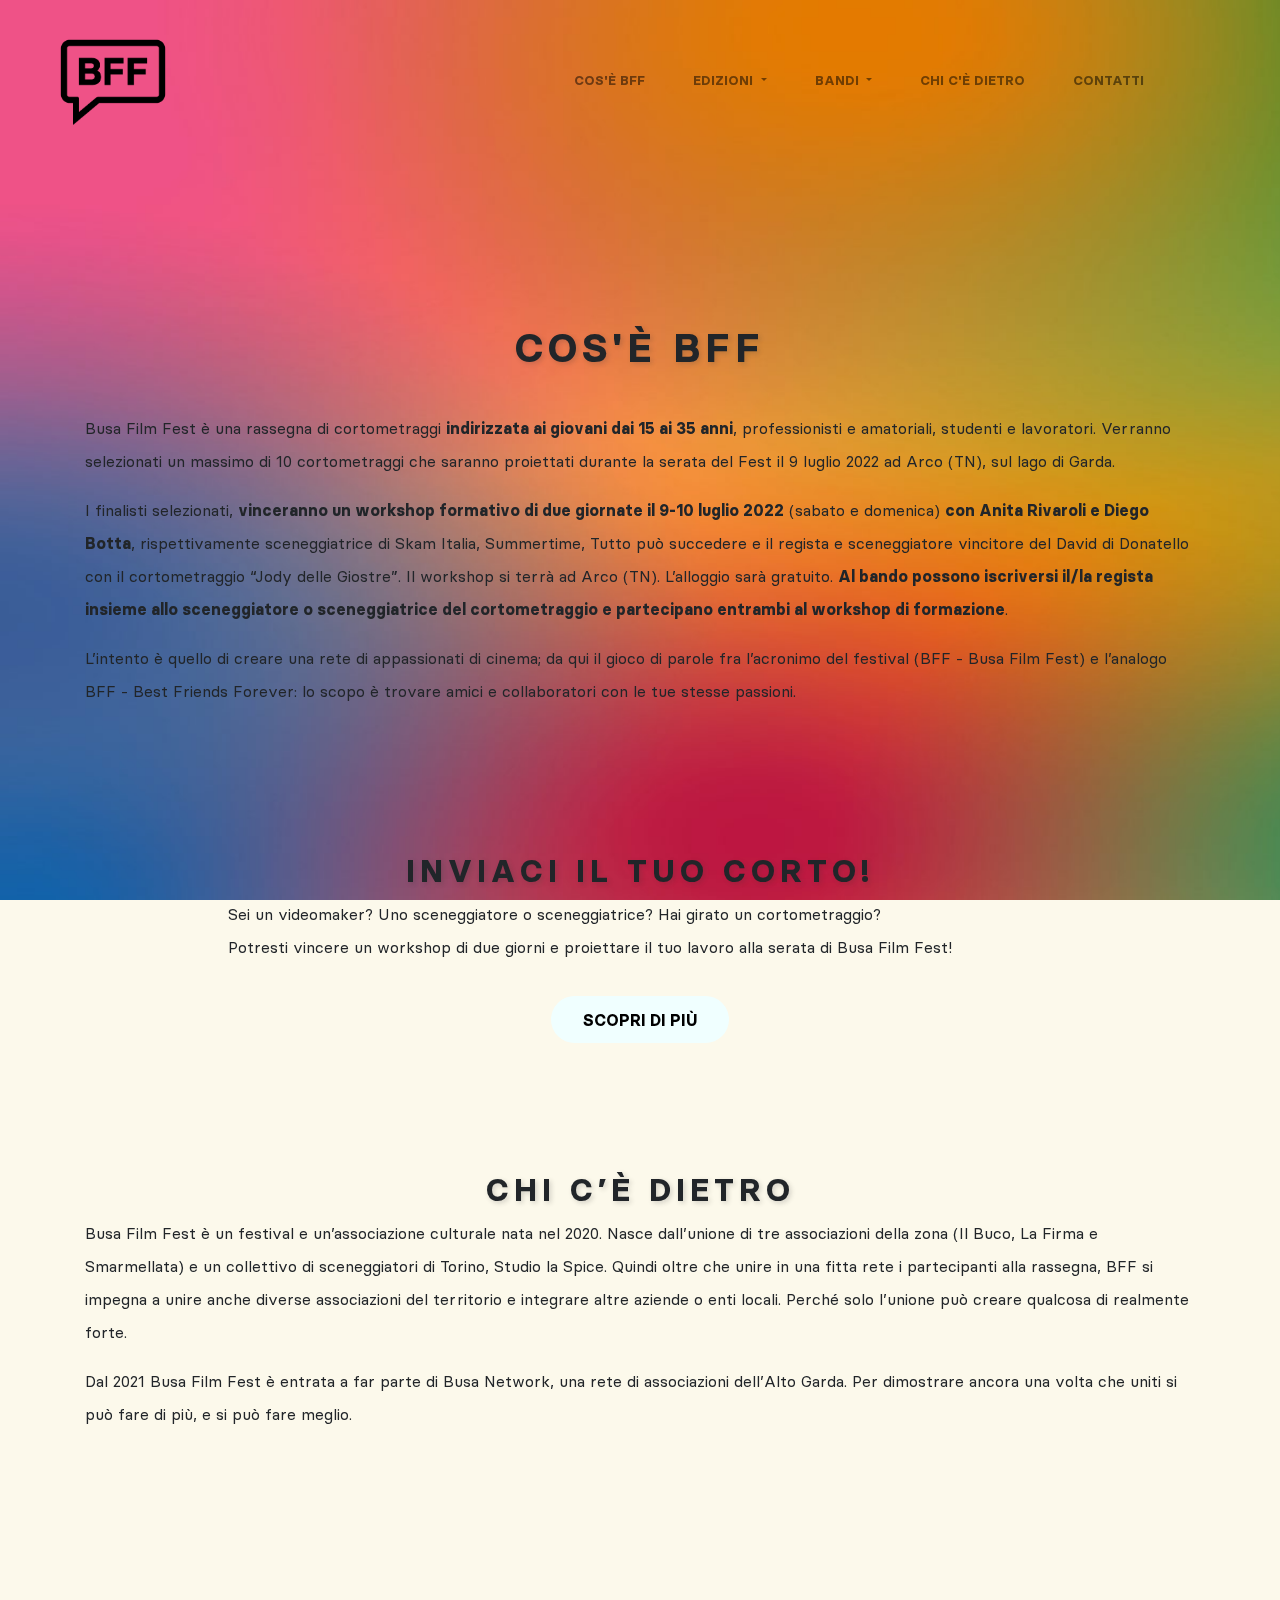
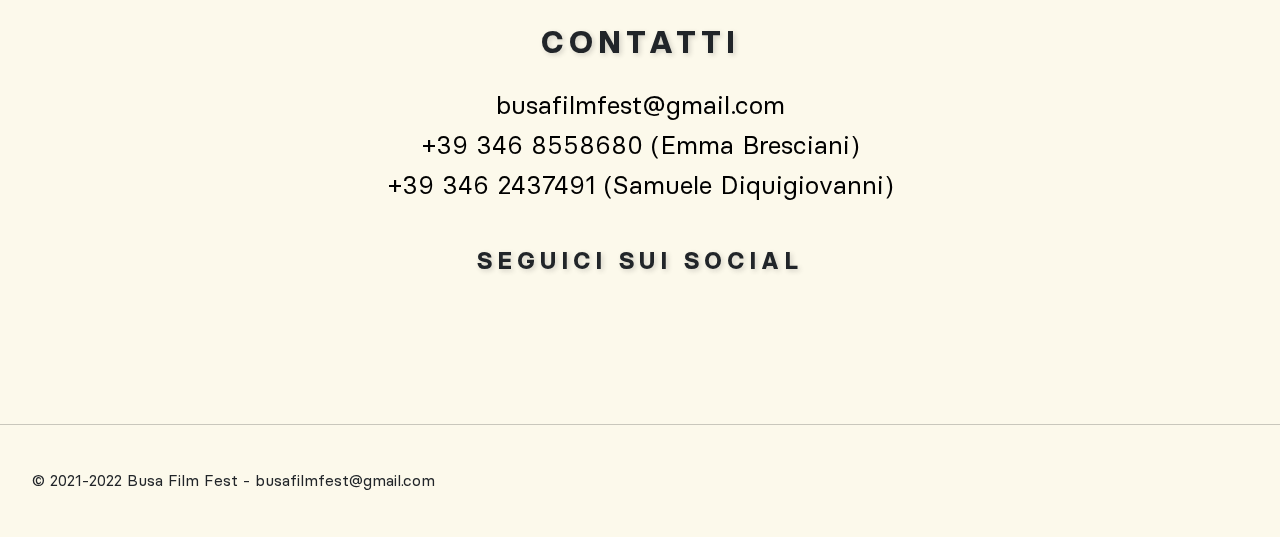
<file: index.html>
<!DOCTYPE html>
<html lang="it" dir="ltr">

<head>

  <!-- Global site tag (gtag.js) - Google Analytics -->
  <script async src="https://www.googletagmanager.com/gtag/js?id=UA-169398251-1"></script>
  <script>
    window.dataLayer = window.dataLayer || [];
    function gtag() { dataLayer.push(arguments); }
    gtag('js', new Date());

    gtag('config', 'UA-169398251-1');
  </script>

  <title>Busa Film Fest</title>

  <meta charset="utf-8">
  <meta name="viewport" content="width=device-width, initial-scale=1.0">

  <meta name="description" content="Rassegna di cortometraggi. Contest di poesia, illustrazione e fotografia.">
  <meta name="twitter:card" content="summary_large_image" />
  <meta name="twitter:site" content="Busa Film Fest" />
  <meta name="twitter:creator" content="" />
  <meta name="twitter:title" content="Busa Film Fest" />
  <meta name="twitter:image" content="https://busafilmfest.it/img/preview-image.jpg" />
  <meta property="og:url" content="www.busafilmfest.it" />
  <meta property="og:sitename" content="Busa Film Fest" />
  <meta property="og:type" content="website" />
  <meta property="og:locale" content="it_IT" />
  <meta property="og:title" content="Busa Film Fest" />
  <meta property="og:description" content="Rassegna di cortometraggi. Contest di poesia, illustrazione e fotografia." />
  <meta property="og:image" content="https://busafilmfest.it/img/preview-image.jpg" />
  <meta property="og:image:width" content="1200" />
  <meta property="og:image:height" content="630" />

  <!-- favicon -->
  <link rel="icon" type="image/png" href="./img/favicon.png">

  <!-- fonts -->
  <link href="https://fonts.googleapis.com/css?family=Raleway:100,400,700,900&display=swap" rel="stylesheet">
  <link href="https://fonts.googleapis.com/css?family=Montserrat:300,400,500&display=swap" rel="stylesheet">
  <link rel="stylesheet" href="https://use.fontawesome.com/releases/v5.7.2/css/all.css"
    integrity="sha384-fnmOCqbTlWIlj8LyTjo7mOUStjsKC4pOpQbqyi7RrhN7udi9RwhKkMHpvLbHG9Sr" crossorigin="anonymous">

  <!-- css -->
  <link rel="stylesheet" href="./css/lib/cookieconsent.min.css">
  <link rel="stylesheet" href="./css/lib/bootstrap.min.css">
  <link rel="stylesheet" href="./css/lib/splide.min.css">
  <link rel="stylesheet" href="./css/lib/splide-skyblue.min.css">
  <link rel="stylesheet" href="./css/main.css">

  <style>
    body:before {
      content: "";
      display: block;
      position: fixed;
      left: 0;
      top: 0;
      width: 100%;
      height: 100%;
      z-index: -10;
      background: url('/img/2022-bg-desktop.jpg') no-repeat;
      -webkit-background-size: cover;
      -moz-background-size: cover;
      -o-background-size: cover;
      background-size: cover;
    }

    .rwd-video {
      height: 0;
      overflow: hidden;
      padding-bottom: 56.25%;
      padding-top: 30px;
      position: relative;
    }

    .rwd-video iframe,
    .rwd-video object,
    .rwd-video embed {
      height: 100%;
      left: 0;
      position: absolute;
      top: 0;
      width: 100%;
    }

    /* TABLETS and smaller */
    @media screen and (max-width: 768px) {
      body:before {
        background: url('/img/2022-bg-mobile-comp.jpg') no-repeat;
        background-size: cover;
      }
    }
  </style>

</head>

<body>

  <div id="header"></div>

  <div id="intro-section" class="container section-container">

    <div class="row">
      <div class="col-12">
        <h1 class="text-center uppercase spaced bold text-shadow">Cos'è BFF</h1>
        <p>
          Busa Film Fest è una rassegna di cortometraggi <b>indirizzata ai giovani dai 15 ai 35 anni</b>, 
          professionisti e amatoriali, studenti e lavoratori. Verranno selezionati un massimo di 10 
          cortometraggi che saranno proiettati durante la serata del Fest il 9 luglio 2022 ad Arco (TN), sul lago di Garda.  
        </p>

        <p>
          I finalisti selezionati, <b>vinceranno un workshop formativo di due giornate il 9-10 luglio 
          2022</b> (sabato e domenica) <b>con Anita Rivaroli e Diego Botta</b>, rispettivamente sceneggiatrice 
          di Skam Italia, Summertime, Tutto può succedere e il regista e sceneggiatore vincitore del David di Donatello con il
          cortometraggio “Jody delle Giostre”. Il workshop si terrà ad Arco (TN). L’alloggio sarà gratuito. 
          <b>Al bando possono iscriversi il/la regista insieme allo sceneggiatore o
          sceneggiatrice del cortometraggio e partecipano entrambi al workshop di formazione</b>. 
        </p>
        <p>
         L’intento è quello di creare una rete di appassionati di cinema; da qui il gioco di parole fra 
         l’acronimo del festival (BFF - Busa Film Fest) e l’analogo BFF - Best Friends Forever: lo 
         scopo è trovare amici e collaboratori con le tue stesse passioni.
        </p>

      </div>
    </div>
  </div>

  <div id="section-1" class="container section-container">
    <div class="row">
      <div class="col-12 col-lg-9 mx-auto text-center">
        <h2 class="uppercase spaced bold text-shadow">
          INVIACI IL TUO CORTO!
        </h2>
      </div>
      <div class="col-12 col-lg-9 mx-auto">
        <p>
          Sei un videomaker? Uno sceneggiatore o sceneggiatrice? Hai girato un cortometraggio? <br>
          Potresti vincere un workshop di due giorni e proiettare il tuo lavoro alla serata di Busa Film 
          Fest!
        </p>
        <div class="col-12 col-lg-9 mx-auto text-center">
          <a class="cta-button" href="/cortometraggi">SCOPRI DI PIÙ</a>
        </div>
      </div>
    </div>
  </div>

  <div id="section-3" class="container section-container">
    <div class="row">
      <div class="col-12 mb-5">
        <h2 class="uppercase spaced bold text-shadow text-center">CHI C’È DIETRO</h2>
        <p>
          Busa Film Fest è un festival e un’associazione culturale nata nel 2020.
          Nasce dall’unione di tre associazioni della zona (Il Buco, La Firma e Smarmellata)
          e un collettivo di sceneggiatori di Torino, Studio la Spice.
          Quindi oltre che unire in una fitta rete i partecipanti alla rassegna,
          BFF si impegna a unire anche diverse associazioni del territorio e integrare
          altre aziende o enti locali. Perché solo l’unione può creare qualcosa di realmente forte.
        </p>
        <p>
          Dal 2021 Busa Film Fest è entrata a far parte di Busa Network, una rete di associazioni
          dell’Alto Garda. Per dimostrare ancora una volta che uniti si può fare di più, e si può
          fare meglio. 
        </p>
      </div>
    </div>
  </div>

  <div id="section-4" class="container section-container">
    <div class="row">
      <div class="col-12 text-center">
        <h2 class="uppercase spaced bold text-shadow">CONTATTI</h2>
        <ul class="contacts-ul mt-4">
          <li><a class="mail-add" href="mailto:busafilmfest@gmail.com">busafilmfest@gmail.com</a></li>
          <li><a class="mail-add" href="tel:+39 346 8558680">+39 346 8558680 (Emma Bresciani)</a></li>
          <li><a class="mail-add" href="tel:+393462437491">+39 346 2437491 (Samuele Diquigiovanni)</a></li>
        </ul>
      </div>
      <div class="col-12 text-center mt-4">
        <h4 class="uppercase spaced bold text-shadow">SEGUICI SUI SOCIAL</h4>
        <ul class="social-links-list">
          <li> <a href="https://www.facebook.com/busafilmfest"><i class="fab fa-facebook-square"></i></a></li>
          <li> <a href="https://www.instagram.com/busafilmfest"><i class="fab fa-instagram"></i></a></li>
        </ul>
      </div>
    </div>
  </div>

  <div id="footer"></div>

  <script src="./js/lib/cookieconsent.min.js"></script>
  <script src="./js/lib/jquery-3.4.1.min.js"></script>
  <script src="./js/lib/bootstrap.bundle.min.js"></script>
  <script src="./js/index.js"></script>

</body>

</html>
</file>
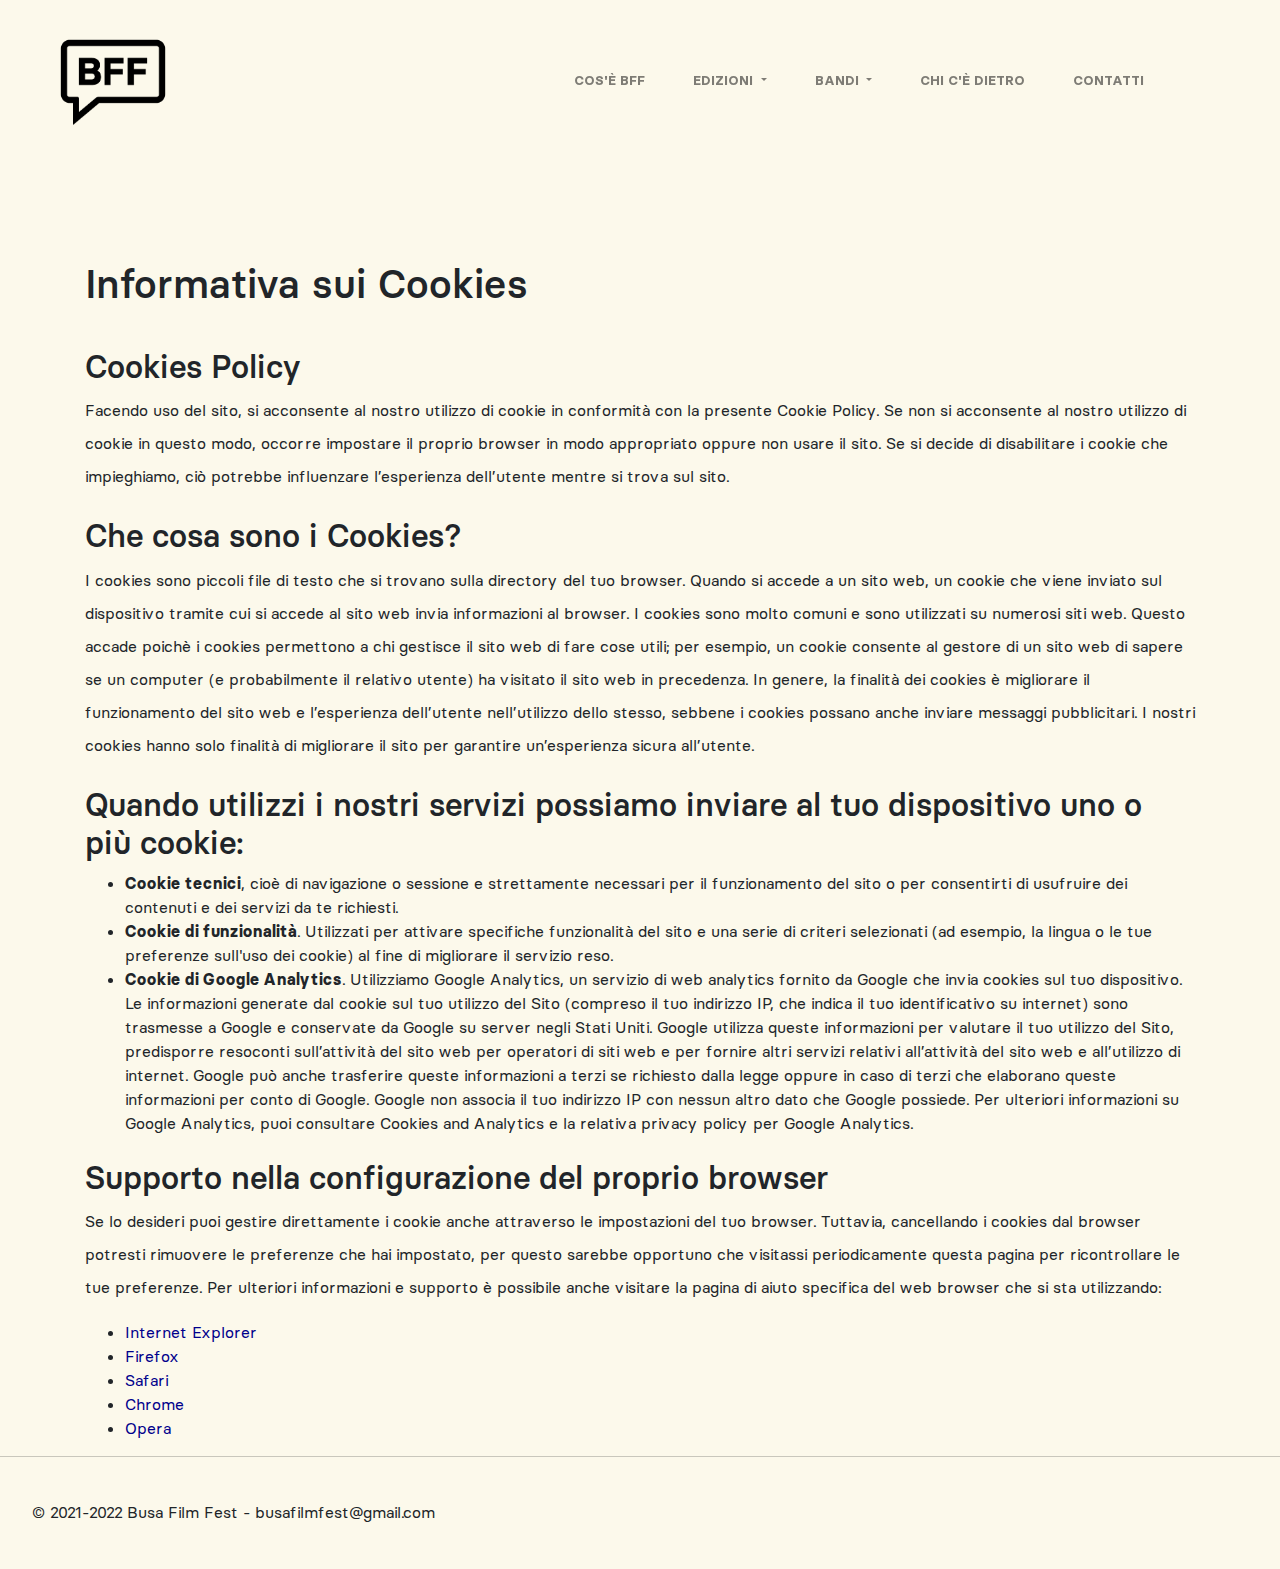
<file: cookie-policy.html>
<!DOCTYPE html>
<html lang="it" dir="ltr">

<head>

  <!-- Global site tag (gtag.js) - Google Analytics -->
  <script async src="https://www.googletagmanager.com/gtag/js?id=UA-169398251-1"></script>
  <script>
    window.dataLayer = window.dataLayer || [];
    function gtag(){dataLayer.push(arguments);}
    gtag('js', new Date());

    gtag('config', 'UA-169398251-1');
  </script>

  <title>Busa Film Fest</title>

  <meta charset="utf-8">
  <meta name="viewport" content="width=device-width, initial-scale=1.0">

  <meta name="description" content="Rassegna di cortometraggi. Contest di poesia, illustrazione e fotografia.">
  <meta name="twitter:card" content="summary_large_image" />
  <meta name="twitter:site" content="Busa Film Fest" />
  <meta name="twitter:creator" content="" />
  <meta name="twitter:title" content="Busa Film Fest" />
  <meta name="twitter:image" content="https://busafilmfest.it/img/preview-image.jpg" />
  <meta property="og:url" content="www.busafilmfest.it" />
  <meta property="og:sitename" content="Busa Film Fest" />
  <meta property="og:type" content="website" />
  <meta property="og:locale" content="it_IT" />
  <meta property="og:title" content="Busa Film Fest" />
  <meta property="og:description" content="Rassegna di cortometraggi. Contest di poesia, illustrazione e fotografia." />
  <meta property="og:image" content="https://busafilmfest.it/img/preview-image.jpg" />
  <meta property="og:image:width" content="1200" />
  <meta property="og:image:height" content="630" />

  <!-- favicon -->
  <link rel="icon" type="image/png" href="./img/favicon.png">

  <!-- fonts -->
  <link href="https://fonts.googleapis.com/css?family=Raleway:100,400,700,900&display=swap" rel="stylesheet">
  <link href="https://fonts.googleapis.com/css?family=Montserrat:300,400,500&display=swap" rel="stylesheet">
  <link rel="stylesheet" href="https://use.fontawesome.com/releases/v5.7.2/css/all.css" integrity="sha384-fnmOCqbTlWIlj8LyTjo7mOUStjsKC4pOpQbqyi7RrhN7udi9RwhKkMHpvLbHG9Sr" crossorigin="anonymous">

  <!-- css -->
  <link rel="stylesheet" href="./css/lib/cookieconsent.min.css">
  <link rel="stylesheet" href="./css/lib/bootstrap.min.css">
  <link rel="stylesheet" href="./css/main.css">

</head>

<body>

  <div id="header"></div>

  <div id="intro-section" class="container">
    <div class="row">
      <div class="col-12">
        <h1>Informativa sui Cookies</h1>
        <h2>Cookies Policy</h2>
        <p>
          Facendo uso del sito, si acconsente al nostro utilizzo di cookie in
          conformità con la presente Cookie Policy. Se non si acconsente al
          nostro utilizzo di cookie in questo modo, occorre impostare il proprio
          browser in modo appropriato oppure non usare il sito. Se si decide di
          disabilitare i cookie che impieghiamo, ciò potrebbe influenzare
          l’esperienza dell’utente mentre si trova sul sito.
        </p>
      </div>
      <div class="col-12 mt-2">
        <h2>Che cosa sono i Cookies?</h2>
        <p>
          I cookies sono piccoli file di testo che si trovano sulla directory
          del tuo browser. Quando si accede a un sito web, un cookie che viene
          inviato sul dispositivo tramite cui si accede al sito web invia
          informazioni al browser. I cookies sono molto comuni e sono utilizzati
          su numerosi siti web. Questo accade poichè i cookies permettono a chi
          gestisce il sito web di fare cose utili; per esempio, un cookie
          consente al gestore di un sito web di sapere se un computer
          (e probabilmente il relativo utente) ha visitato il sito web in
          precedenza. In genere, la finalità dei cookies è migliorare il
          funzionamento del sito web e l’esperienza dell’utente nell’utilizzo
          dello stesso, sebbene i cookies possano anche inviare messaggi pubblicitari.
          I nostri cookies hanno solo finalità di migliorare il sito per
          garantire un’esperienza sicura all’utente.
        </p>
      </div>
      <div class="col-12 mt-2">
        <h2>Quando utilizzi i nostri servizi possiamo inviare al tuo dispositivo uno o più cookie:</h2>
        <ul>
          <li>
            <b>Cookie tecnici</b>, cioè di navigazione o sessione e strettamente necessari per il funzionamento del sito o per consentirti di usufruire dei contenuti e dei servizi da te richiesti.
          </li>
          <li>
            <b>Cookie di funzionalità</b>. Utilizzati per attivare specifiche funzionalità del sito e una serie di criteri selezionati (ad esempio, la lingua o le tue preferenze sull'uso dei cookie) al fine di migliorare il servizio reso.
          </li>
          <li>
            <b>Cookie di Google Analytics</b>. Utilizziamo Google Analytics, un servizio di web analytics fornito da Google che invia cookies sul tuo dispositivo. Le informazioni generate dal cookie sul tuo utilizzo del Sito (compreso il tuo indirizzo IP, che indica il tuo identificativo su internet) sono trasmesse a Google e conservate da Google su server negli Stati Uniti. Google utilizza queste informazioni per valutare il tuo utilizzo del Sito, predisporre resoconti sull’attività del sito web per operatori di siti web e per fornire altri servizi relativi all’attività del sito web e all’utilizzo di internet. Google può anche trasferire queste informazioni a terzi se richiesto dalla legge oppure in caso di terzi che elaborano queste informazioni per conto di Google. Google non associa il tuo indirizzo IP con nessun altro dato che Google possiede. Per ulteriori informazioni su Google Analytics, puoi consultare Cookies and Analytics e la relativa privacy policy per Google Analytics.
          </li>
        </ul>
      </div>
      <div class="col-12 mt-2">
        <h2>Supporto nella configurazione del proprio browser</h2>
        <p>
          Se lo desideri puoi gestire direttamente i cookie anche attraverso le
          impostazioni del tuo browser. Tuttavia, cancellando i cookies dal browser
          potresti rimuovere le preferenze che hai impostato, per questo sarebbe
          opportuno che visitassi periodicamente questa pagina per ricontrollare
          le tue preferenze. Per ulteriori informazioni e supporto è possibile
          anche visitare la pagina di aiuto specifica del web browser che si sta
          utilizzando:
          <ul>
            <li> <a href="http://windows.microsoft.com/en-us/windows-vista/block-or-allow-cookies">Internet Explorer</a></li>
            <li> <a href="https://support.mozilla.org/en-us/kb/enable-and-disable-cookies-website-preferences?redirectlocale=en-us&redirectslug=enabling+and+disabling+cookies">Firefox</a> </li>
            <li> <a href="http://www.apple.com/legal/privacy/it/">Safari</a> </li>
            <li> <a href="https://support.google.com/accounts/answer/61416?hl=it">Chrome</a> </li>
            <li> <a href="http://www.opera.com/help/tutorials/security/cookies/">Opera</a> </li>
          </ul>
        </p>
      </div>
    </div>
  </div>

  <div id="footer"></div>

  <script src="./js/lib/cookieconsent.min.js"></script>
  <script src="./js/lib/jquery-3.4.1.min.js"></script>
  <script src="./js/lib/bootstrap.bundle.min.js"></script>
  <script src="./js/index.js"></script>
</body>

</html>
</file>
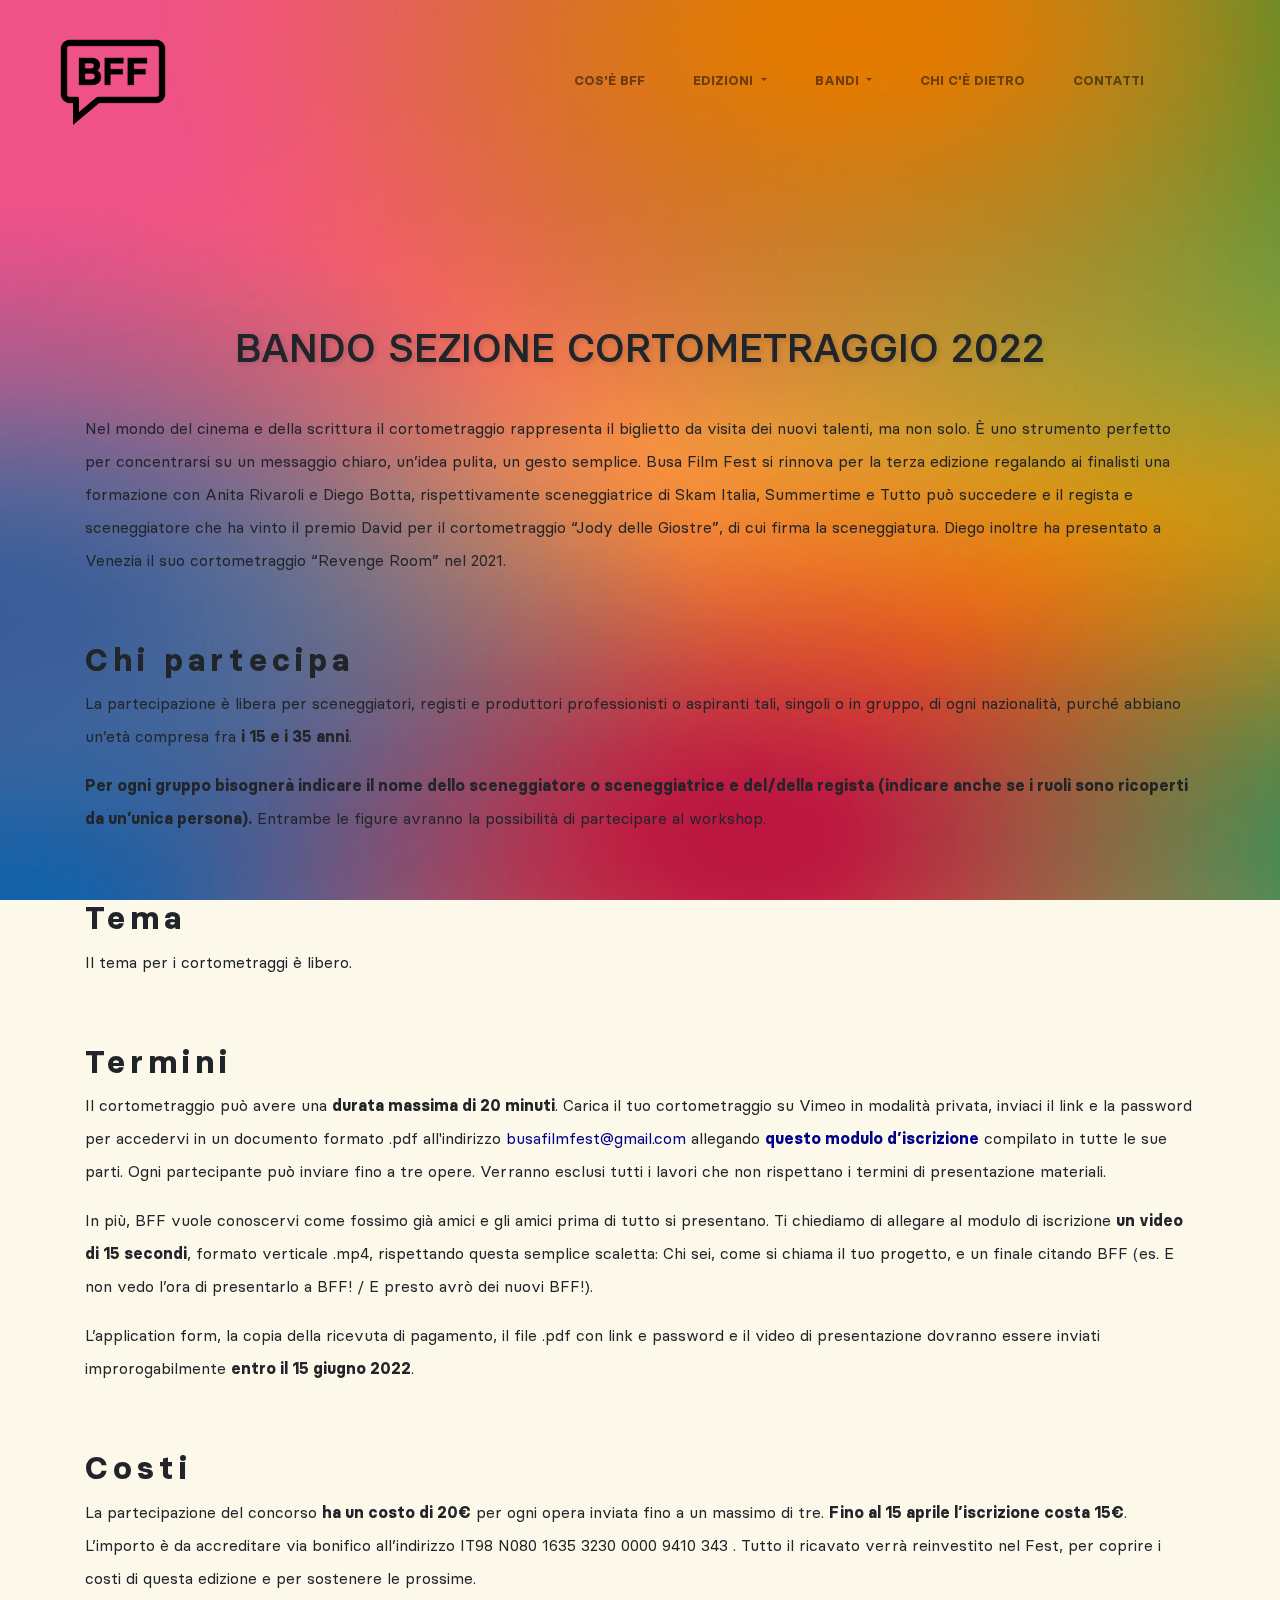
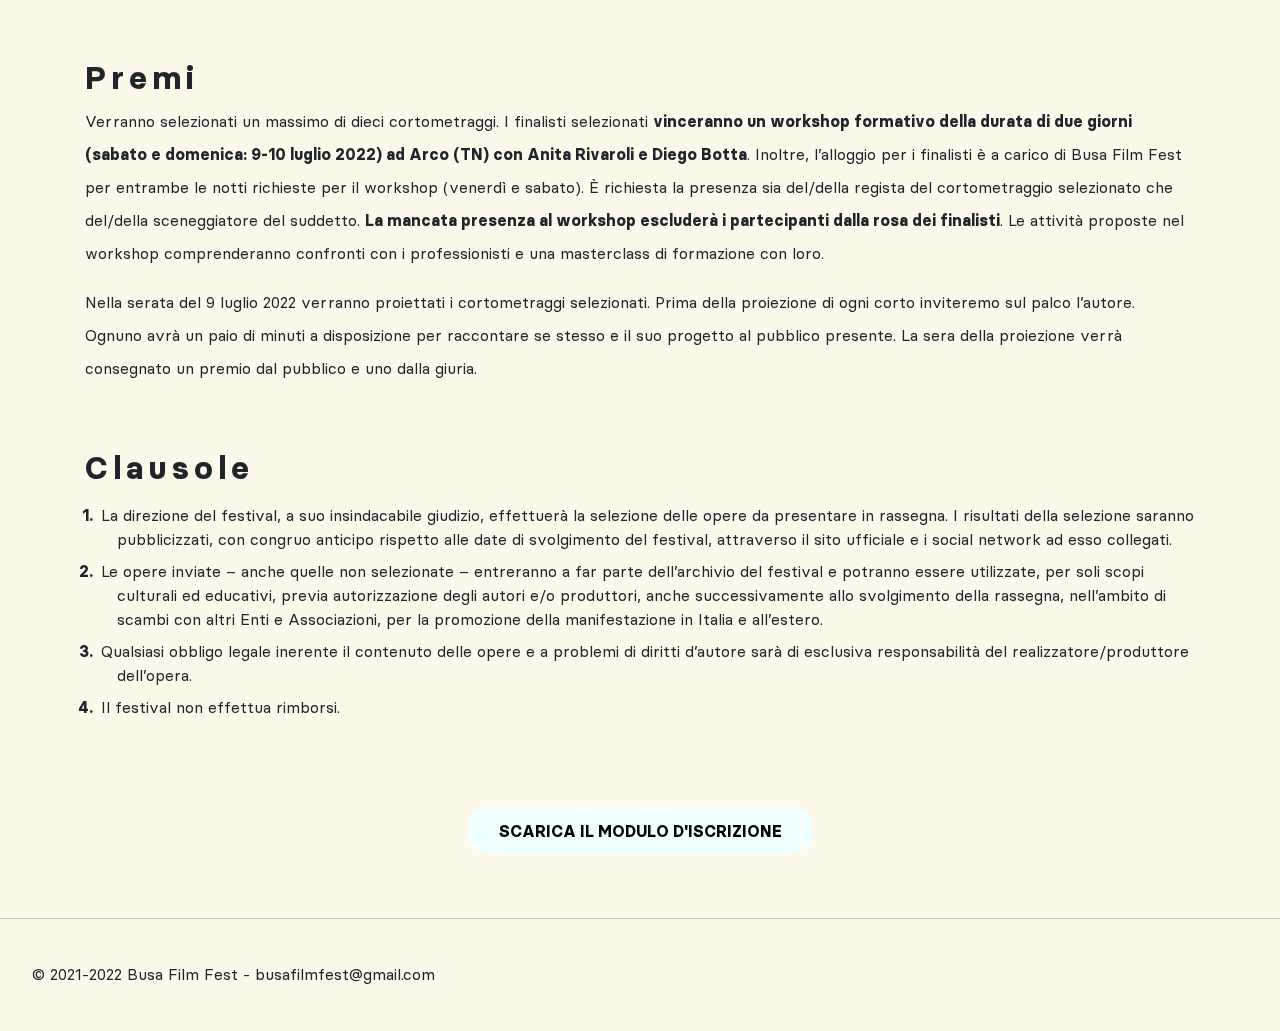
<file: cortometraggi.html>
<!DOCTYPE html>
<html lang="it" dir="ltr">

<head>

  <!-- Global site tag (gtag.js) - Google Analytics -->
  <script async src="https://www.googletagmanager.com/gtag/js?id=UA-169398251-1"></script>
  <script>
    window.dataLayer = window.dataLayer || [];
    function gtag() { dataLayer.push(arguments); }
    gtag('js', new Date());

    gtag('config', 'UA-169398251-1');
  </script>

  <title>Busa Film Fest | Cortometraggi</title>

  <meta charset="utf-8">
  <meta name="viewport" content="width=device-width, initial-scale=1.0">

  <meta name="description" content="Rassegna di cortometraggi. Contest di poesia, illustrazione e fotografia.">
  <meta name="twitter:card" content="summary_large_image" />
  <meta name="twitter:site" content="Busa Film Fest" />
  <meta name="twitter:creator" content="" />
  <meta name="twitter:title" content="Busa Film Fest" />
  <meta name="twitter:image" content="https://busafilmfest.it/img/preview-image.jpg" />
  <meta property="og:url" content="www.busafilmfest.it" />
  <meta property="og:sitename" content="Busa Film Fest" />
  <meta property="og:type" content="website" />
  <meta property="og:locale" content="it_IT" />
  <meta property="og:title" content="Busa Film Fest" />
  <meta property="og:description"
    content="Rassegna di cortometraggi. Contest di poesia, illustrazione e fotografia." />
  <meta property="og:image" content="https://busafilmfest.it/img/preview-image.jpg" />
  <meta property="og:image:width" content="1200" />
  <meta property="og:image:height" content="630" />

  <!-- favicon -->
  <link rel="icon" type="image/png" href="/img/favicon.png">

  <!-- fonts -->
  <link href="https://fonts.googleapis.com/css?family=Raleway:400,700,900&display=swap" rel="stylesheet">
  <link href="https://fonts.googleapis.com/css?family=Montserrat:300,400,500&display=swap" rel="stylesheet">
  <link rel="stylesheet" href="https://use.fontawesome.com/releases/v5.7.2/css/all.css"
    integrity="sha384-fnmOCqbTlWIlj8LyTjo7mOUStjsKC4pOpQbqyi7RrhN7udi9RwhKkMHpvLbHG9Sr" crossorigin="anonymous">

  <!-- css -->
  <link rel="stylesheet" href="./css/lib/cookieconsent.min.css">
  <link rel="stylesheet" href="/css/lib/bootstrap.min.css">
  <link rel="stylesheet" href="/css/main.css">

  <style>
    body:before {
      content: "";
      display: block;
      position: fixed;
      left: 0;
      top: 0;
      width: 100%;
      height: 100%;
      z-index: -10;
      background: url('/img/2022-bg-desktop.jpg') no-repeat;
      -webkit-background-size: cover;
      -moz-background-size: cover;
      -o-background-size: cover;
      background-size: cover;
    }
  </style>

</head>

<body>

  <div id="header"></div>

  <div id="intro-section" class="container section-container">
    <div class="row">
      <div class="col-12 mx-auto text-center">
        <h1 class="text-shadow">BANDO SEZIONE CORTOMETRAGGIO 2022</h1>
      </div>

      <div class="col-12">
        <p>
          Nel mondo del cinema e della scrittura il cortometraggio
          rappresenta il biglietto da visita dei nuovi talenti, ma non solo.
          È uno strumento perfetto per concentrarsi su un messaggio chiaro,
          un’idea pulita, un gesto semplice. Busa Film Fest si rinnova per
          la terza edizione regalando ai finalisti una formazione
          con Anita Rivaroli e Diego Botta, rispettivamente sceneggiatrice
          di Skam Italia, Summertime e Tutto può succedere e il regista e sceneggiatore che ha vinto il premio David
          per il cortometraggio “Jody delle Giostre”, di cui firma la sceneggiatura.
          Diego inoltre ha presentato a Venezia il suo cortometraggio “Revenge Room” nel 2021. 
        </p>
      </div>
    </div>
    <div class="row">
      <div class="col-12 mt-5">
        <h2 class="spaced bold">Chi partecipa</h2>
        <p>
          La partecipazione è libera per sceneggiatori, registi e produttori professionisti
          o aspiranti tali, singoli o in gruppo, di ogni nazionalità, purché
          abbiano un’età compresa fra <b>i 15 e i 35 anni</b>.
        </p>
        <p>
          <b>Per ogni gruppo bisognerà indicare il nome dello sceneggiatore o sceneggiatrice
          e del/della regista (indicare anche se i ruoli sono ricoperti da un’unica persona).</b> 
          Entrambe le figure avranno la possibilità di partecipare al workshop.          
        </p>
      </div>
      <div class="col-12 mt-5">
        <h2 class="spaced bold">Tema</h2>
        <p>
          Il tema per i cortometraggi è libero.
        </p>
      </div>
      <div class="col-12 mt-5">
        <h2 class="spaced bold">Termini</h2>
        <p>
          Il cortometraggio può avere una <b>durata massima di 20 minuti</b>.
          Carica il tuo cortometraggio su Vimeo in modalità privata, inviaci il
          link e la password per accedervi in un documento formato .pdf
          all'indirizzo <a href="mailto:busafilmfest@gmail.com">busafilmfest@gmail.com</a>
          allegando <b> <a href="/docs/BFF_modulo_iscrizione_cortometraggi.pdf">questo modulo d’iscrizione</a></b>
          compilato in tutte le sue parti.
          Ogni partecipante può inviare fino a tre opere. Verranno esclusi tutti
          i lavori che non rispettano i termini di presentazione materiali.
        </p>
        <p>
          In più, BFF vuole conoscervi come fossimo già amici e gli amici prima
          di tutto si presentano. Ti chiediamo di allegare al modulo di iscrizione
          <b>un video di 15 secondi</b>, formato verticale .mp4, rispettando questa
          semplice scaletta: Chi sei, come si chiama il tuo progetto, e un finale
          citando BFF (es. E non vedo l’ora di presentarlo a BFF! / E presto avrò dei nuovi BFF!).           
        </p>
        <p>
          L’application form, la copia della ricevuta di pagamento, il file
          .pdf con link e password e il video di presentazione dovranno essere
          inviati improrogabilmente <b>entro il 15 giugno 2022</b>.
        </p>
      </div>
      <div class="col-12 mt-5">
        <h2 class="spaced bold">Costi</h2>
        <p>
          La partecipazione del concorso <b>ha un costo di 20€</b>
          per ogni opera inviata fino a un massimo di tre. <b>Fino al 15 aprile l’iscrizione
          costa 15€</b>. L’importo è da accreditare via bonifico
          all’indirizzo IT98 N080 1635 3230 0000 9410 343 .
          
          Tutto il ricavato verrà reinvestito nel Fest, per coprire
          i costi di questa edizione e per sostenere le prossime.
        </p>
      </div>
      <div class="col-12 mt-5">
        <h2 class="spaced bold">Premi</h2>
        <p>
          Verranno selezionati un massimo di dieci cortometraggi. 
          I finalisti selezionati <b>vinceranno un workshop formativo della durata di due giorni
          (sabato e domenica: 9-10 luglio 2022) ad Arco (TN) con Anita Rivaroli e Diego Botta</b>.
          Inoltre, l’alloggio per i finalisti è a carico di Busa Film Fest per entrambe le notti
          richieste per il workshop (venerdì e sabato). È richiesta la presenza sia del/della
          regista del cortometraggio selezionato che del/della sceneggiatore del suddetto. 
          <b>La mancata presenza al workshop escluderà i partecipanti dalla rosa dei finalisti</b>.
          Le attività proposte nel workshop comprenderanno confronti con i professionisti e una masterclass di formazione con loro.
        </p>
        <p> 
          Nella serata del 9 luglio 2022 verranno proiettati i cortometraggi selezionati.
          Prima della proiezione di ogni corto inviteremo sul palco l’autore. Ognuno avrà
          un paio di minuti a disposizione per raccontare se stesso e il suo progetto
          al pubblico presente. La sera della proiezione verrà consegnato un premio
          dal pubblico e uno dalla giuria.
        </p>
      </div>
      <div class="col-12 mt-5">
        <h2 class="spaced bold">Clausole</h2>
        <p>
        <ol>
          <li>La direzione del festival, a suo insindacabile giudizio, effettuerà la selezione delle opere da presentare
            in rassegna. I risultati della selezione saranno pubblicizzati, con congruo anticipo rispetto alle date di
            svolgimento del festival, attraverso il sito ufficiale e i social network ad esso collegati.</li>
          <li>Le opere inviate – anche quelle non selezionate – entreranno a far parte dell’archivio del festival e
            potranno essere utilizzate, per soli scopi culturali ed educativi, previa autorizzazione degli autori e/o
            produttori, anche successivamente allo svolgimento della rassegna, nell’ambito di scambi con altri Enti e
            Associazioni, per la promozione della manifestazione in Italia e all’estero.</li>
          <li>Qualsiasi obbligo legale inerente il contenuto delle opere e a problemi di diritti d’autore sarà di
            esclusiva responsabilità del realizzatore/produttore dell’opera.</li>
          <li>Il festival non effettua rimborsi.</li>
        </ol>
        </p>
      </div>
      <div class="col-12 text-center mt-5">
        <a class="cta-button" href="/docs/BFF_modulo_iscrizione_cortometraggi.pdf">SCARICA IL MODULO D'ISCRIZIONE</a>
      </div>
    </div>
  </div>

  <div id="footer"></div>

  <script src="./js/lib/cookieconsent.min.js"></script>
  <script src="./js/lib/jquery-3.4.1.min.js"></script>
  <script src="./js/lib/bootstrap.bundle.min.js"></script>
  <script src="./js/index.js"></script>
</body>
</file>
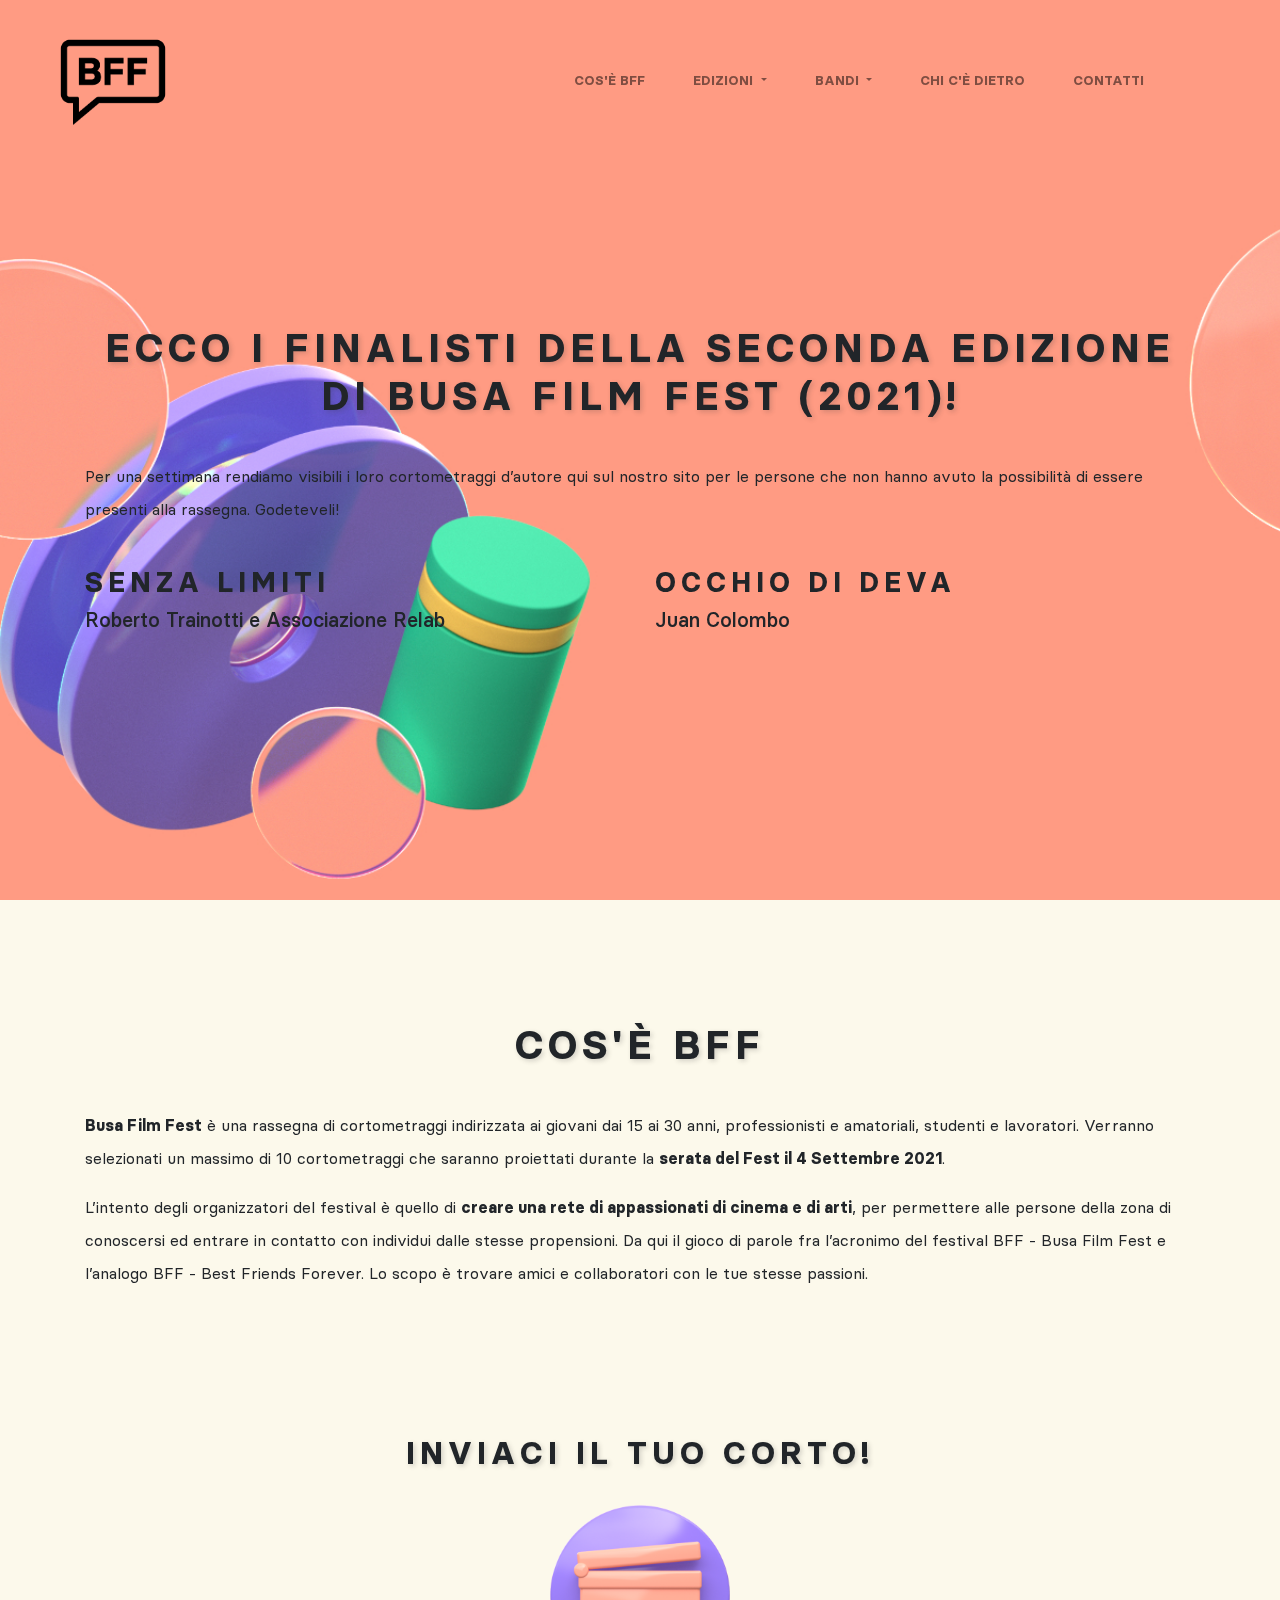
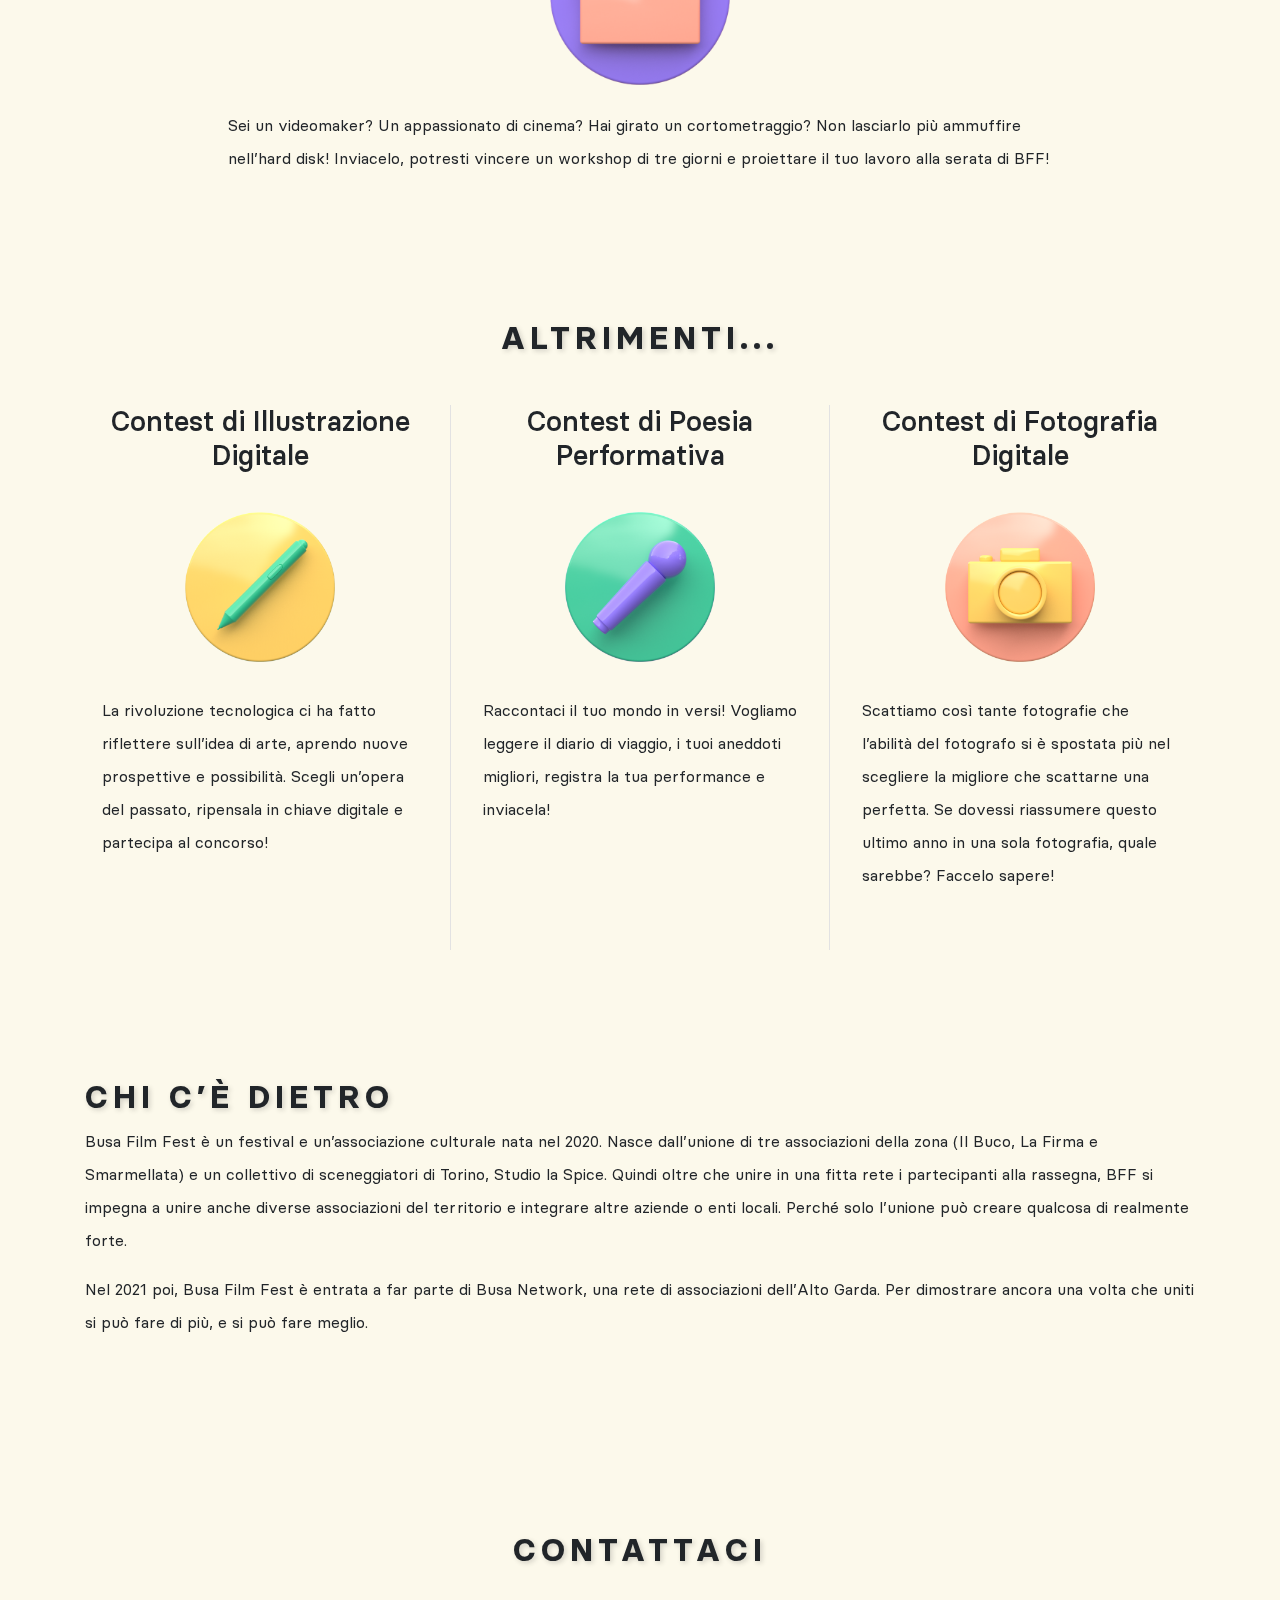
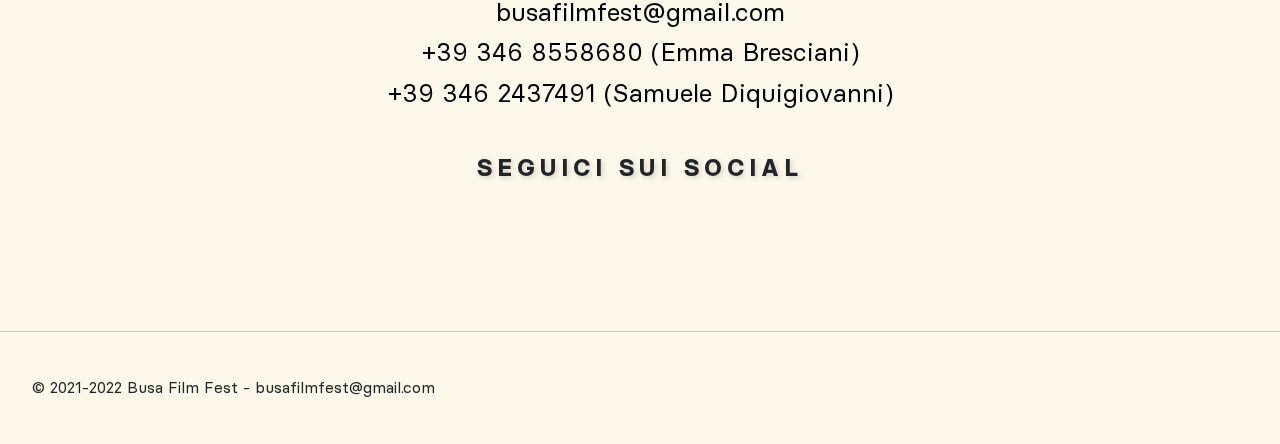
<file: edizione-2021.html>
<!DOCTYPE html>
<html lang="it" dir="ltr">

<head>

  <!-- Global site tag (gtag.js) - Google Analytics -->
  <script async src="https://www.googletagmanager.com/gtag/js?id=UA-169398251-1"></script>
  <script>
    window.dataLayer = window.dataLayer || [];
    function gtag() { dataLayer.push(arguments); }
    gtag('js', new Date());

    gtag('config', 'UA-169398251-1');
  </script>

  <title>Busa Film Fest</title>

  <meta charset="utf-8">
  <meta name="viewport" content="width=device-width, initial-scale=1.0">

  <meta name="description" content="Rassegna di cortometraggi. Contest di poesia, illustrazione e fotografia.">
  <meta name="twitter:card" content="summary_large_image" />
  <meta name="twitter:site" content="Busa Film Fest" />
  <meta name="twitter:creator" content="" />
  <meta name="twitter:title" content="Busa Film Fest" />
  <meta name="twitter:image" content="https://busafilmfest.it/img/preview-image.jpg" />
  <meta property="og:url" content="www.busafilmfest.it" />
  <meta property="og:sitename" content="Busa Film Fest" />
  <meta property="og:type" content="website" />
  <meta property="og:locale" content="it_IT" />
  <meta property="og:title" content="Busa Film Fest" />
  <meta property="og:description" content="Rassegna di cortometraggi. Contest di poesia, illustrazione e fotografia." />
  <meta property="og:image" content="https://busafilmfest.it/img/preview-image.jpg" />
  <meta property="og:image:width" content="1200" />
  <meta property="og:image:height" content="630" />

  <!-- favicon -->
  <link rel="icon" type="image/png" href="./img/favicon.png">

  <!-- fonts -->
  <link href="https://fonts.googleapis.com/css?family=Raleway:100,400,700,900&display=swap" rel="stylesheet">
  <link href="https://fonts.googleapis.com/css?family=Montserrat:300,400,500&display=swap" rel="stylesheet">
  <link rel="stylesheet" href="https://use.fontawesome.com/releases/v5.7.2/css/all.css"
    integrity="sha384-fnmOCqbTlWIlj8LyTjo7mOUStjsKC4pOpQbqyi7RrhN7udi9RwhKkMHpvLbHG9Sr" crossorigin="anonymous">

  <!-- css -->
  <link rel="stylesheet" href="./css/lib/cookieconsent.min.css">
  <link rel="stylesheet" href="./css/lib/bootstrap.min.css">
  <link rel="stylesheet" href="./css/lib/splide.min.css">
  <link rel="stylesheet" href="./css/lib/splide-skyblue.min.css">
  <link rel="stylesheet" href="./css/main.css">

  <style>
    body:before {
      content: "";
      display: block;
      position: fixed;
      left: 0;
      top: 0;
      width: 100%;
      height: 100%;
      z-index: -10;
      background: url('/img/2021-bg-desktop.jpg') no-repeat;
      -webkit-background-size: cover;
      -moz-background-size: cover;
      -o-background-size: cover;
      background-size: cover;
    }

    .rwd-video {
      height: 0;
      overflow: hidden;
      padding-bottom: 56.25%;
      padding-top: 30px;
      position: relative;
    }

    .rwd-video iframe,
    .rwd-video object,
    .rwd-video embed {
      height: 100%;
      left: 0;
      position: absolute;
      top: 0;
      width: 100%;
    }

    /* TABLETS and smaller */
    @media screen and (max-width: 768px) {
      body:before {
        background: url('/img/2021-bg-mobile-comp.jpg') no-repeat;
        background-size: cover;
      }
    }
  </style>

</head>

<body>

  <div id="header"></div>

  <div id="intro-section" class="container section-container">

    <div class="row mb-4 pb-4">
      <div class="col-12 mb-4">
        <h1 class="text-center uppercase spaced bold text-shadow">
          Ecco i finalisti della seconda edizione di Busa Film Fest (2021)!
        </h1>
        <p>
          Per una settimana rendiamo visibili i loro cortometraggi d’autore qui sul nostro sito per le persone che non
          hanno avuto la possibilità di essere presenti alla rassegna. Godeteveli!
        </p>
      </div>
      <div class="col-12 col-lg-6 mb-4 mb-lg-0">
        <h3 class="uppercase spaced bold">Senza Limiti</h3>
        <h5>Roberto Trainotti e Associazione Relab</h5>
        <div class="rwd-video">
          <iframe src="https://www.youtube.com/embed/Cslj1Kjwvaw" width="560" height="315" title="YouTube video player"
            frameborder="0"
            allow="accelerometer; autoplay; clipboard-write; encrypted-media; gyroscope; picture-in-picture"
            allowfullscreen></iframe>
        </div>
      </div>

      <div class="col-12 col-lg-6">
        <h3 class="uppercase spaced bold">Occhio di Deva</h3>
        <h5>Juan Colombo</h5>
        <div class="rwd-video">
          <iframe src="https://www.youtube.com/embed/Lb3eqAlto50" width="560" height="315" title="YouTube video player"
            frameborder="0"
            allow="accelerometer; autoplay; clipboard-write; encrypted-media; gyroscope; picture-in-picture"
            allowfullscreen></iframe>
        </div>

      </div>

    </div>

    <div class="row">
      <div class="col-12">
        <h1 class="text-center uppercase spaced bold text-shadow">Cos'è BFF</h1>
        <p>
          <b>Busa Film Fest</b> è una rassegna di cortometraggi indirizzata ai giovani dai 15 ai 30 anni,
          professionisti e amatoriali, studenti e lavoratori. Verranno selezionati un massimo di 10
          cortometraggi che saranno proiettati durante la <b>serata del Fest il 4 Settembre 2021</b>.
        </p>

        <p>
          L’intento degli organizzatori del festival è quello di <b>creare una
            rete di appassionati di cinema e di arti</b>, per permettere alle persone
          della zona di conoscersi ed entrare in contatto con individui dalle
          stesse propensioni. Da qui il gioco di parole fra l’acronimo del
          festival BFF - Busa Film Fest e l’analogo BFF - Best Friends Forever.
          Lo scopo è trovare amici e collaboratori con le tue stesse passioni.
        </p>

      </div>
    </div>
  </div>

  <div id="section-1" class="container section-container">
    <div class="row">
      <div class="col-12 col-lg-9 mx-auto text-center">
        <h2 class="uppercase spaced bold text-shadow">
          Inviaci il tuo corto!
        </h2>
        <img class="my-4" src="./img/2021-icon-cortometraggi.png" alt="Cortometraggi" style="width: 180px;">
      </div>
      <div class="col-12 col-lg-9 mx-auto">
        <p>
          Sei un videomaker? Un appassionato di cinema? Hai girato un cortometraggio?
          Non lasciarlo più ammuffire nell’hard disk! Inviacelo, potresti vincere un workshop
          di tre giorni e proiettare il tuo lavoro alla serata di BFF!
        </p>
      </div>
    </div>
  </div>

  <div id="section-2" class="container section-container">
    <div class="row">
      <div class="col-12">
        <h2 class="text-center uppercase spaced bold text-shadow mb-5">ALTRIMENTI...</h2>
      </div>
      <div class="col-12 col-md-4 cta-card">
        <h3 class="cta-card-head">Contest di Illustrazione Digitale</h3>
        <img src="./img/2021-icon-illustrazione.png" alt="Illustrazione Digitale">
        <p class="text-left">
          La rivoluzione tecnologica ci ha fatto riflettere sull’idea di arte,
          aprendo nuove prospettive e possibilità. Scegli un’opera del passato,
          ripensala in chiave digitale e partecipa al concorso!
        </p>
      </div>
      <div class="col-12 mt-5 mt-md-0 col-md-4 cta-card">
        <h3 class="cta-card-head">Contest di Poesia Performativa</h3>
        <img src="./img/2021-icon-poesia.png" alt="Poesia Performativa">
        <p class="text-left">
          Raccontaci il tuo mondo in versi! Vogliamo leggere il diario di viaggio,
          i tuoi aneddoti migliori, registra la tua performance e inviacela!
        </p>
      </div>
      <div class="col-12 mt-5 mt-md-0 col-md-4 cta-card">
        <h3 class="cta-card-head">Contest di Fotografia Digitale</h3>
        <img src="./img/2021-icon-fotografia.png" alt="Fotografia Digitale">
        <p class="text-left">
          Scattiamo così tante fotografie che l’abilità del fotografo
          si è spostata più nel scegliere la migliore che scattarne una perfetta.
          Se dovessi riassumere questo ultimo anno in una sola fotografia,
          quale sarebbe? Faccelo sapere!
        </p>
      </div>
    </div>
  </div>

  <div id="section-3" class="container section-container">
    <div class="row">
      <div class="col-12 mb-5">
        <h2 class="uppercase spaced bold text-shadow">CHI C’È DIETRO</h2>
        <p>
          Busa Film Fest è un festival e un’associazione culturale nata nel 2020.
          Nasce dall’unione di tre associazioni della zona (Il Buco, La Firma e Smarmellata)
          e un collettivo di sceneggiatori di Torino, Studio la Spice.
          Quindi oltre che unire in una fitta rete i partecipanti alla rassegna,
          BFF si impegna a unire anche diverse associazioni del territorio e integrare
          altre aziende o enti locali. Perché solo l’unione può creare qualcosa di realmente forte.
        </p>
        <p>
          Nel 2021 poi, Busa Film Fest è entrata a far parte di Busa Network, una rete di associazioni dell’Alto
          Garda.
          Per dimostrare ancora una volta che uniti si può fare di più, e si può fare meglio.
        </p>
      </div>
    </div>
  </div>

  <div id="section-4" class="container section-container">
    <div class="row">
      <div class="col-12 text-center">
        <h2 class="uppercase spaced bold text-shadow">CONTATTACI</h2>
        <ul class="contacts-ul mt-4">
          <li><a class="mail-add" href="mailto:busafilmfest@gmail.com">busafilmfest@gmail.com</a></li>
          <li><a class="mail-add" href="tel:+39 346 8558680">+39 346 8558680 (Emma Bresciani)</a></li>
          <li><a class="mail-add" href="tel:+393462437491">+39 346 2437491 (Samuele Diquigiovanni)</a></li>
        </ul>
      </div>
      <div class="col-12 text-center mt-4">
        <h4 class="uppercase spaced bold text-shadow">SEGUICI SUI SOCIAL</h4>
        <ul class="social-links-list">
          <li> <a href="https://www.facebook.com/busafilmfest"><i class="fab fa-facebook-square"></i></a></li>
          <li> <a href="https://www.instagram.com/busafilmfest"><i class="fab fa-instagram"></i></a></li>
        </ul>
      </div>
    </div>
  </div>

  <div id="footer"></div>

  <script src="./js/lib/cookieconsent.min.js"></script>
  <script src="./js/lib/jquery-3.4.1.min.js"></script>
  <script src="./js/lib/bootstrap.bundle.min.js"></script>
  <script src="./js/index.js"></script>

</body>

</html>
</file>
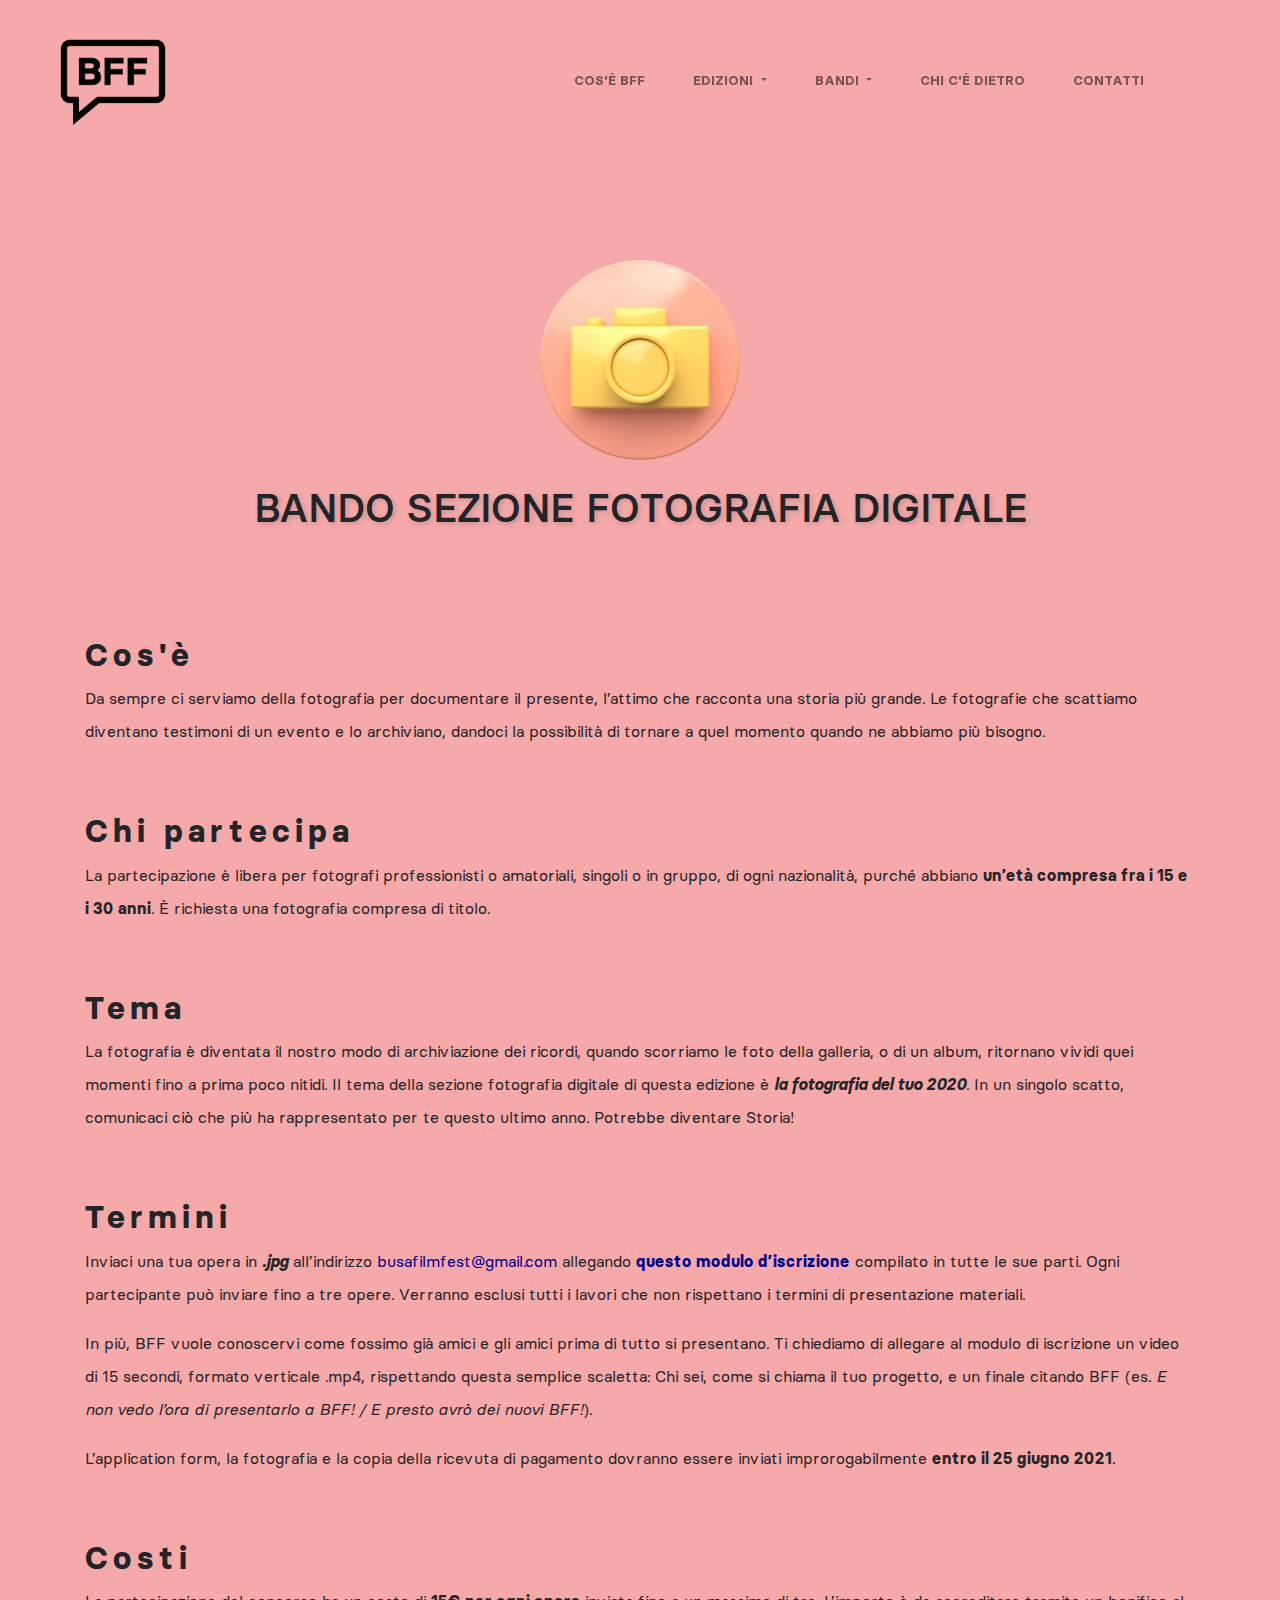
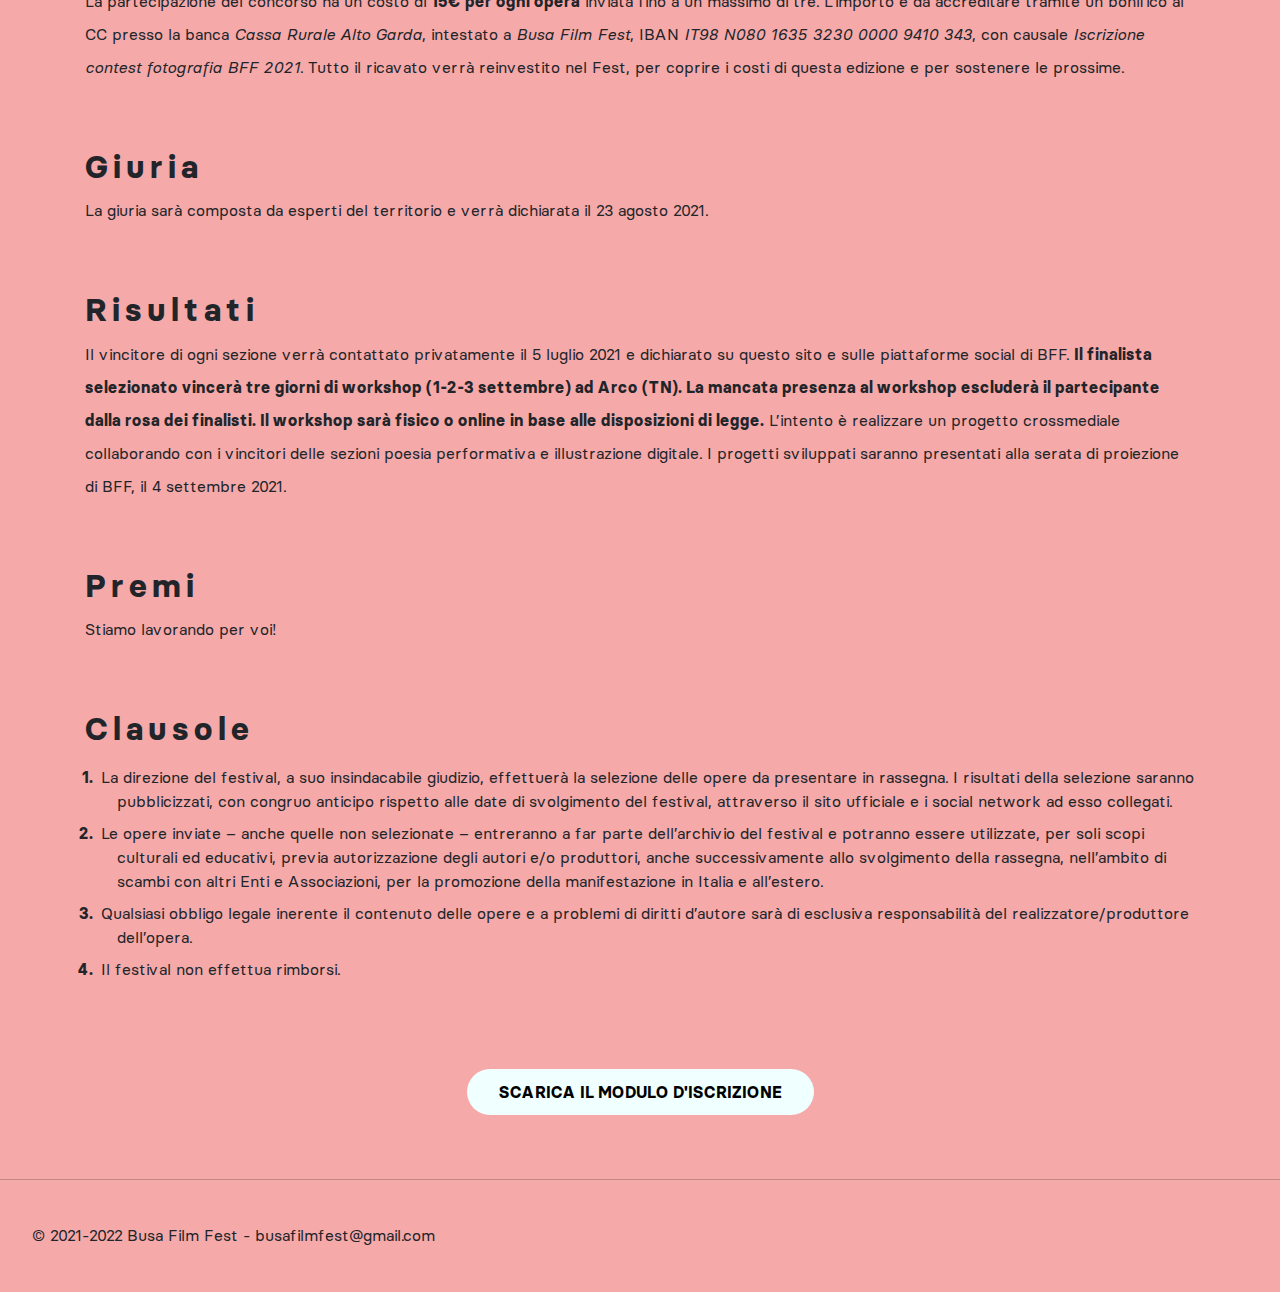
<file: fotografia.html>
<!DOCTYPE html>
<html lang="it" dir="ltr">

<head>

  <!-- Global site tag (gtag.js) - Google Analytics -->
  <script async src="https://www.googletagmanager.com/gtag/js?id=UA-169398251-1"></script>
  <script>
    window.dataLayer = window.dataLayer || [];
    function gtag() { dataLayer.push(arguments); }
    gtag('js', new Date());

    gtag('config', 'UA-169398251-1');
  </script>

  <title>Busa Film Fest | Fotografia digitale</title>

  <meta charset="utf-8">
  <meta name="viewport" content="width=device-width, initial-scale=1.0">

  <meta name="description" content="Rassegna di cortometraggi. Contest di poesia, illustrazione e fotografia.">
  <meta name="twitter:card" content="summary_large_image" />
  <meta name="twitter:site" content="Busa Film Fest" />
  <meta name="twitter:creator" content="" />
  <meta name="twitter:title" content="Busa Film Fest" />
  <meta name="twitter:image" content="https://busafilmfest.it/img/preview-image.jpg" />
  <meta property="og:url" content="www.busafilmfest.it" />
  <meta property="og:sitename" content="Busa Film Fest" />
  <meta property="og:type" content="website" />
  <meta property="og:locale" content="it_IT" />
  <meta property="og:title" content="Busa Film Fest" />
  <meta property="og:description"
    content="Rassegna di cortometraggi. Contest di poesia, illustrazione e fotografia." />
  <meta property="og:image" content="https://busafilmfest.it/img/preview-image.jpg" />
  <meta property="og:image:width" content="1200" />
  <meta property="og:image:height" content="630" />

  <!-- favicon -->
  <link rel="icon" type="image/png" href="/img/favicon.png">

  <!-- fonts -->
  <link href="https://fonts.googleapis.com/css?family=Raleway:400,700,900&display=swap" rel="stylesheet">
  <link href="https://fonts.googleapis.com/css?family=Montserrat:300,400,500&display=swap" rel="stylesheet">
  <link rel="stylesheet" href="https://use.fontawesome.com/releases/v5.7.2/css/all.css"
    integrity="sha384-fnmOCqbTlWIlj8LyTjo7mOUStjsKC4pOpQbqyi7RrhN7udi9RwhKkMHpvLbHG9Sr" crossorigin="anonymous">

  <!-- css -->
  <link rel="stylesheet" href="./css/lib/cookieconsent.min.css">
  <link rel="stylesheet" href="/css/lib/bootstrap.min.css">
  <link rel="stylesheet" href="/css/main.css">

  <style>
    body {
      background-color: rgba(var(--color-pink-rgb), .8);
    }
  </style>

</head>

<body>

  <div id="header"></div>

  <div id="intro-section" class="container">
    <div class="row">
      <div class="col-12 text-center">
        <img class="bando-intro-icon" src="./img/2021-icon-fotografia.png" alt="Fotografia Digitale">
        <h1 class="text-shadow">BANDO SEZIONE FOTOGRAFIA DIGITALE</h1>
      </div>
    </div>
  </div>

  <div class="container section-container">
    <div class="row">
      <div class="col-12">
        <h2 class="spaced bold">Cos'è</h2>
        <p>
          Da sempre ci serviamo della fotografia per documentare il presente,
          l’attimo che racconta una storia più grande. Le fotografie che scattiamo
          diventano testimoni di un evento e lo archiviano, dandoci la possibilità
          di tornare a quel momento quando ne abbiamo più bisogno.
        </p>
      </div>
      <div class="col-12 mt-5">
        <h2 class="spaced bold">Chi partecipa</h2>
        <p>
          La partecipazione è libera per fotografi professionisti o amatoriali,
          singoli o in gruppo, di ogni nazionalità, purché abbiano <strong>un’età compresa
            fra i 15 e i 30 anni</strong>. È richiesta una fotografia compresa di titolo.
        </p>
      </div>
      <div class="col-12 mt-5">
        <h2 class="spaced bold">Tema</h2>
        <p>
          La fotografia è diventata il nostro modo di archiviazione dei ricordi,
          quando scorriamo le foto della galleria, o di un album, ritornano vividi
          quei momenti fino a prima poco nitidi. Il tema della sezione fotografia
          digitale di questa edizione è <strong><em>la fotografia del tuo 2020</em></strong>.
          In un singolo scatto, comunicaci ciò che più ha rappresentato per te
          questo ultimo anno. Potrebbe diventare Storia!
        </p>
      </div>
      <div class="col-12 mt-5">
        <h2 class="spaced bold">Termini</h2>
        <p>
          Inviaci una tua opera in <strong><em>.jpg</em></strong> all’indirizzo
          <a href="mailto:busafilmfest@gmail.com">busafilmfest@gmail.com</a> allegando
          <b><a href="/docs/BFF_modulo_iscrizione_contest_paralleli.pdf">questo modulo d’iscrizione</a></b> compilato in
          tutte le sue parti.
          Ogni partecipante può inviare fino a tre opere. Verranno esclusi tutti
          i lavori che non rispettano i termini di presentazione materiali.
        </p>
        <p>
          In più, BFF vuole conoscervi come fossimo già amici e gli amici prima
          di tutto si presentano. Ti chiediamo di allegare al modulo di iscrizione
          un video di 15 secondi, formato verticale .mp4, rispettando questa
          semplice scaletta: Chi sei, come si chiama il tuo progetto, e un finale
          citando BFF (es. <i>E non vedo l’ora di presentarlo a BFF! / E presto avrò dei nuovi BFF!</i>).
        </p>
        <p>
          L’application form, la fotografia e la copia della ricevuta di pagamento dovranno essere inviati
          improrogabilmente <strong>entro il 25 giugno 2021</strong>.
        </p>
      </div>
      <div class="col-12 mt-5">
        <h2 class="spaced bold">Costi</h2>
        <p>
          La partecipazione del concorso ha un costo di <b>15€ per ogni opera</b>
          inviata fino a un massimo di tre. L’importo è da accreditare
          tramite un bonifico al CC presso la banca <i>Cassa Rurale Alto Garda</i>,
          intestato a <i>Busa Film Fest</i>, IBAN <i>IT98 N080 1635 3230 0000 9410 343</i>,
          con causale <i>Iscrizione contest fotografia BFF 2021</i>.

          Tutto il ricavato verrà reinvestito nel Fest, per coprire i costi di questa edizione e
          per sostenere le prossime.
        </p>
      </div>
      <div class="col-12 mt-5">
        <h2 class="spaced bold">Giuria</h2>
        <p>
          La giuria sarà composta da esperti del territorio e verrà dichiarata il 23 agosto 2021.
        </p>
      </div>
      <div class="col-12 mt-5">
        <h2 class="spaced bold">Risultati</h2>
        <p>
          Il vincitore di ogni sezione verrà contattato privatamente il 5 luglio 2021 e
          dichiarato su questo sito e sulle piattaforme social di BFF.
          <b>Il finalista selezionato vincerà tre giorni di workshop (1-2-3 settembre) ad Arco (TN).
            La mancata presenza al workshop escluderà il partecipante dalla rosa dei finalisti.
            Il workshop sarà fisico o online in base alle disposizioni di legge.</b>
          L’intento è realizzare un progetto crossmediale collaborando con i vincitori delle
          sezioni poesia performativa e illustrazione digitale. I progetti sviluppati
          saranno presentati alla serata di proiezione di BFF, il 4 settembre 2021.
        </p>
      </div>
      <div class="col-12 mt-5">
        <h2 class="spaced bold">Premi</h2>
        <p>
          Stiamo lavorando per voi!
        </p>
      </div>
      <div class="col-12 mt-5">
        <h2 class="spaced bold">Clausole</h2>
        <p>
        <ol>
          <li>La direzione del festival, a suo insindacabile giudizio, effettuerà la selezione delle opere da presentare
            in rassegna. I risultati della selezione saranno pubblicizzati, con congruo anticipo rispetto alle date di
            svolgimento del festival, attraverso il sito ufficiale e i social network ad esso collegati.</li>
          <li>Le opere inviate – anche quelle non selezionate – entreranno a far parte dell’archivio del festival e
            potranno essere utilizzate, per soli scopi culturali ed educativi, previa autorizzazione degli autori e/o
            produttori, anche successivamente allo svolgimento della rassegna, nell’ambito di scambi con altri Enti e
            Associazioni, per la promozione della manifestazione in Italia e all’estero.</li>
          <li>Qualsiasi obbligo legale inerente il contenuto delle opere e a problemi di diritti d’autore sarà di
            esclusiva responsabilità del realizzatore/produttore dell’opera.</li>
          <li>Il festival non effettua rimborsi.</li>
        </ol>
        </p>
      </div>
      <div class="col-12 text-center mt-5">
        <a class="cta-button" href="/docs/BFF_modulo_iscrizione_contest_paralleli.pdf">SCARICA IL MODULO
          D'ISCRIZIONE</a>
      </div>
    </div>
  </div>

  <div id="footer"></div>

  <script src="./js/lib/cookieconsent.min.js"></script>
  <script src="./js/lib/jquery-3.4.1.min.js"></script>
  <script src="./js/lib/bootstrap.bundle.min.js"></script>
  <script src="./js/index.js"></script>
</body>
</file>
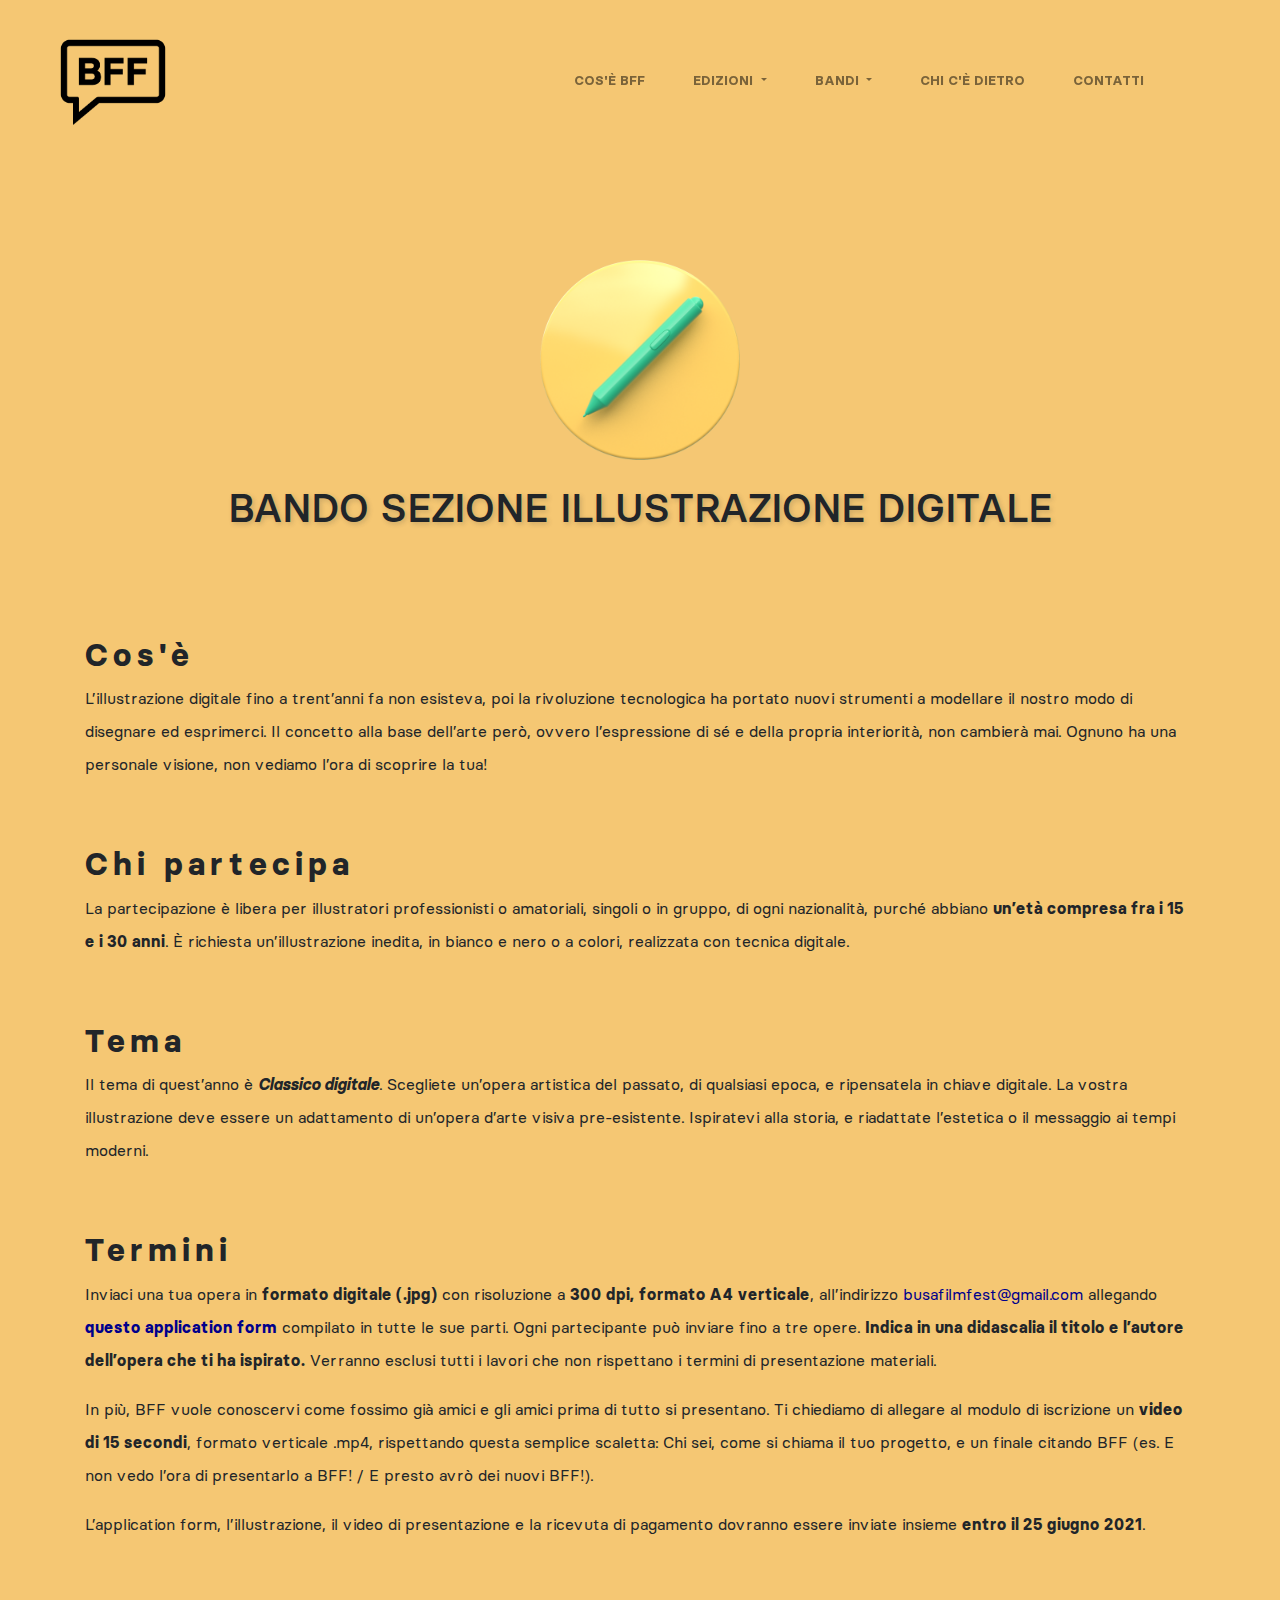
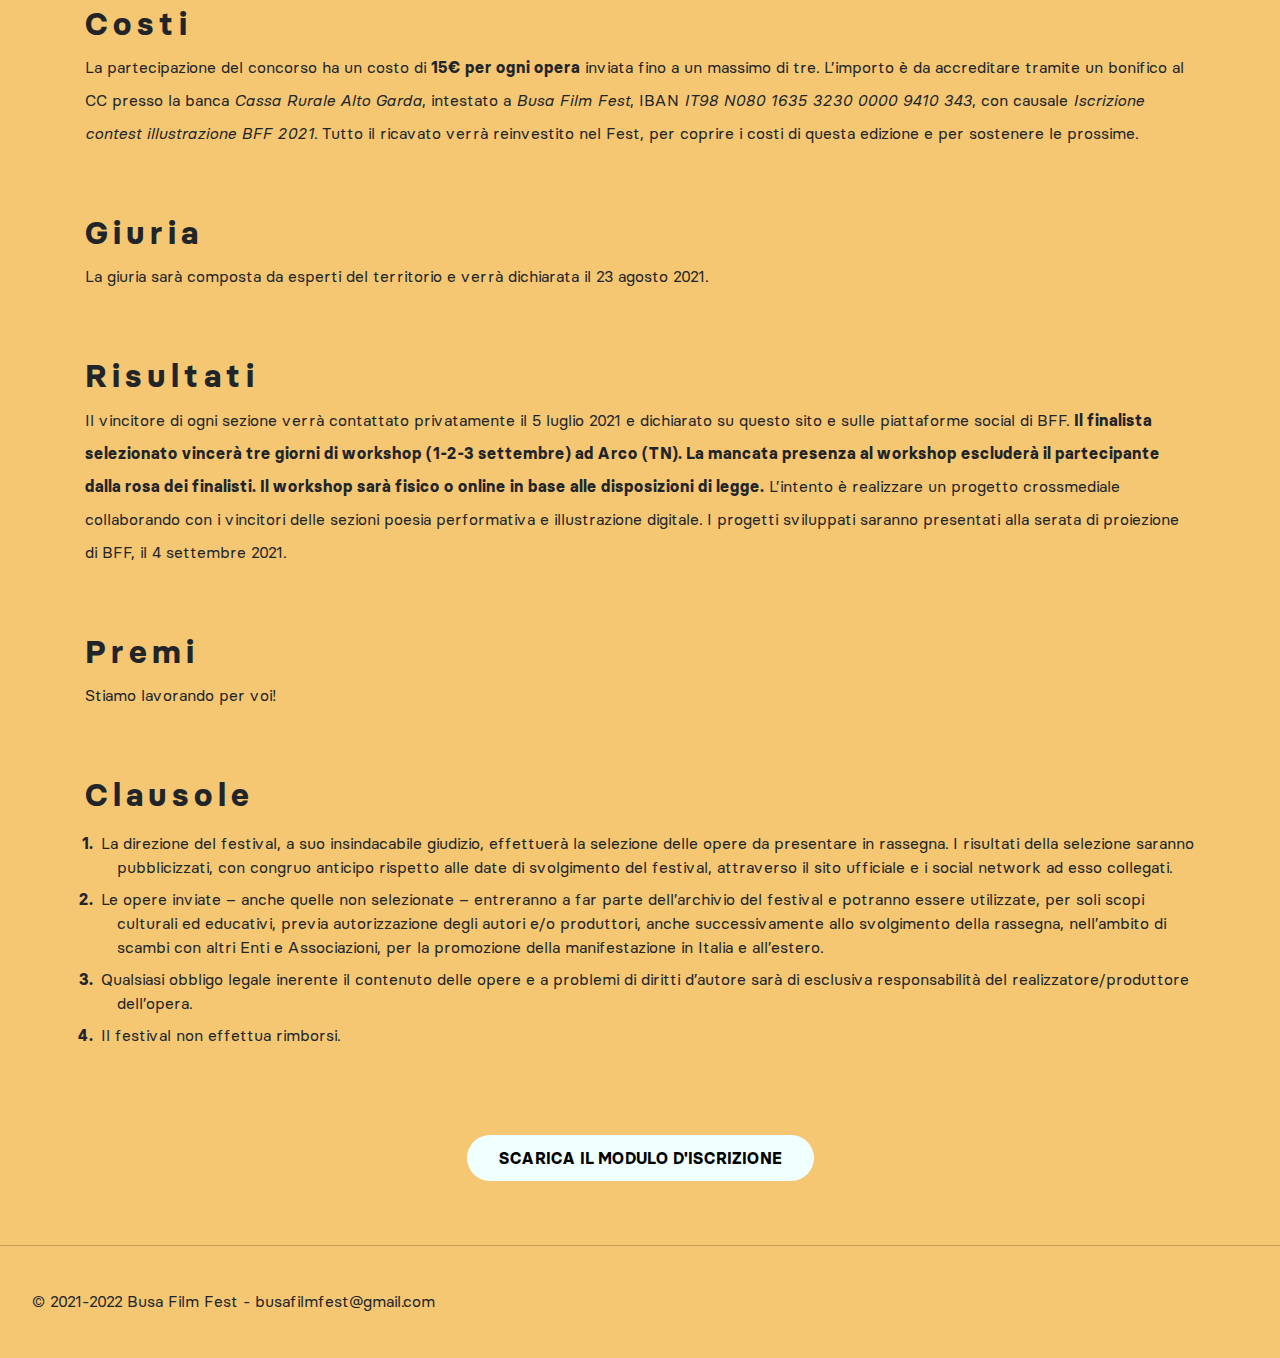
<file: illustrazione.html>
<!DOCTYPE html>
<html lang="it" dir="ltr">

<head>

  <!-- Global site tag (gtag.js) - Google Analytics -->
  <script async src="https://www.googletagmanager.com/gtag/js?id=UA-169398251-1"></script>
  <script>
    window.dataLayer = window.dataLayer || [];
    function gtag() { dataLayer.push(arguments); }
    gtag('js', new Date());

    gtag('config', 'UA-169398251-1');
  </script>

  <title>Busa Film Fest | Illustrazione Digitale</title>

  <meta charset="utf-8">
  <meta name="viewport" content="width=device-width, initial-scale=1.0">

  <meta name="description" content="Rassegna di cortometraggi. Contest di poesia, illustrazione e fotografia.">
  <meta name="twitter:card" content="summary_large_image" />
  <meta name="twitter:site" content="Busa Film Fest" />
  <meta name="twitter:creator" content="" />
  <meta name="twitter:title" content="Busa Film Fest" />
  <meta name="twitter:image" content="https://busafilmfest.it/img/preview-image.jpg" />
  <meta property="og:url" content="www.busafilmfest.it" />
  <meta property="og:sitename" content="Busa Film Fest" />
  <meta property="og:type" content="website" />
  <meta property="og:locale" content="it_IT" />
  <meta property="og:title" content="Busa Film Fest" />
  <meta property="og:description"
    content="Rassegna di cortometraggi. Contest di poesia, illustrazione e fotografia." />
  <meta property="og:image" content="https://busafilmfest.it/img/preview-image.jpg" />
  <meta property="og:image:width" content="1200" />
  <meta property="og:image:height" content="630" />

  <!-- favicon -->
  <link rel="icon" type="image/png" href="/img/favicon.png">

  <!-- fonts -->
  <link href="https://fonts.googleapis.com/css?family=Raleway:400,700,900&display=swap" rel="stylesheet">
  <link href="https://fonts.googleapis.com/css?family=Montserrat:300,400,500&display=swap" rel="stylesheet">
  <link rel="stylesheet" href="https://use.fontawesome.com/releases/v5.7.2/css/all.css"
    integrity="sha384-fnmOCqbTlWIlj8LyTjo7mOUStjsKC4pOpQbqyi7RrhN7udi9RwhKkMHpvLbHG9Sr" crossorigin="anonymous">

  <!-- css -->
  <link rel="stylesheet" href="./css/lib/cookieconsent.min.css">
  <link rel="stylesheet" href="/css/lib/bootstrap.min.css">
  <link rel="stylesheet" href="/css/main.css">

  <style>
    body {
      background-color: rgba(var(--color-yellow-rgb), .8);
    }
  </style>

</head>

<body>

  <div id="header"></div>

  <div id="intro-section" class="container">
    <div class="row">
      <div class="col-12 text-center">
        <img class="bando-intro-icon" src="./img/2021-icon-illustrazione.png" alt="Illustrazione Digitale">
        <h1 class="text-shadow">BANDO SEZIONE ILLUSTRAZIONE DIGITALE</h1>
      </div>
    </div>
  </div>

  <div class="container section-container">
    <div class="row">

      <div class="col-12">
        <h2 class="spaced bold">Cos'è</h2>
        <p>
          L’illustrazione digitale fino a trent’anni fa non esisteva, poi la rivoluzione tecnologica
          ha portato nuovi strumenti a modellare il nostro modo di disegnare ed esprimerci.
          Il concetto alla base dell’arte però, ovvero l’espressione di sé e della propria
          interiorità, non cambierà mai. Ognuno ha una personale visione, non vediamo l’ora di scoprire la tua!
        </p>
      </div>
      <div class="col-12 mt-5">
        <h2 class="spaced bold">Chi partecipa</h2>
        <p>
          La partecipazione è libera per illustratori professionisti o amatoriali,
          singoli o in gruppo, di ogni nazionalità, purché abbiano <b>un’età compresa
            fra i 15 e i 30 anni</b>. È richiesta un’illustrazione inedita, in bianco e nero o a colori,
          realizzata con tecnica digitale.
        </p>
      </div>
      <div class="col-12 mt-5">
        <h2 class="spaced bold">Tema</h2>
        <p>
          Il tema di quest’anno è <b><em>Classico digitale</em></b>. Scegliete un’opera artistica del passato,
          di qualsiasi epoca, e ripensatela in chiave digitale.
          La vostra illustrazione deve essere un adattamento di un’opera d’arte visiva pre-esistente.
          Ispiratevi alla storia, e riadattate l’estetica o il messaggio ai tempi moderni.
        </p>
      </div>
      <div class="col-12 mt-5">
        <h2 class="spaced bold">Termini</h2>
        <p>
          Inviaci una tua opera in <b>formato digitale (.jpg)</b> con risoluzione a <b>300 dpi,
            formato A4 verticale</b>, all’indirizzo <a href="mailto:busafilmfest@gmail.com">busafilmfest@gmail.com</a>
          allegando <b><a href="/docs/BFF_modulo_iscrizione_contest_paralleli.pdf">questo application form</a></b>
          compilato in tutte le sue parti.
          Ogni partecipante può inviare fino a tre opere.
          <b>Indica in una didascalia il titolo e l’autore dell’opera che ti ha ispirato.</b>
          Verranno esclusi tutti i lavori che non rispettano i termini di presentazione materiali.
        </p>
        <p>
          In più, BFF vuole conoscervi come fossimo già amici e gli amici prima
          di tutto si presentano. Ti chiediamo di allegare al modulo di iscrizione
          un <strong>video di 15 secondi</strong>, formato verticale .mp4, rispettando questa
          semplice scaletta: Chi sei, come si chiama il tuo progetto, e un finale
          citando BFF (es. E non vedo l’ora di presentarlo a BFF! / E presto avrò dei nuovi BFF!).
        </p>
        <p>
          L’application form, l’illustrazione, il video di presentazione e la
          ricevuta di pagamento dovranno essere inviate insieme
          <b>entro il 25 giugno 2021</b>.
        </p>
      </div>
      <div class="col-12 mt-5">
        <h2 class="spaced bold">Costi</h2>
        <p>
          La partecipazione del concorso ha un costo di <b>15€ per ogni opera</b>
          inviata fino a un massimo di tre. L’importo è da accreditare
          tramite un bonifico al CC presso la banca <i>Cassa Rurale Alto Garda</i>,
          intestato a <i>Busa Film Fest</i>, IBAN <i>IT98 N080 1635 3230 0000 9410 343</i>,
          con causale <i>Iscrizione contest illustrazione BFF 2021</i>.

          Tutto il ricavato verrà reinvestito nel Fest, per coprire i costi di questa edizione e
          per sostenere le prossime.
        </p>
      </div>
      <div class="col-12 mt-5">
        <h2 class="spaced bold">Giuria</h2>
        <p>
          La giuria sarà composta da esperti del territorio e verrà dichiarata il 23 agosto 2021.
        </p>
      </div>
      <div class="col-12 mt-5">
        <h2 class="spaced bold">Risultati</h2>
        <p>
          Il vincitore di ogni sezione verrà contattato privatamente il 5 luglio 2021 e
          dichiarato su questo sito e sulle piattaforme social di BFF.
          <b>Il finalista selezionato vincerà tre giorni di workshop (1-2-3 settembre) ad Arco (TN).
            La mancata presenza al workshop escluderà il partecipante dalla rosa dei finalisti.
            Il workshop sarà fisico o online in base alle disposizioni di legge.</b>
          L’intento è realizzare un progetto crossmediale collaborando con i vincitori delle
          sezioni poesia performativa e illustrazione digitale. I progetti sviluppati
          saranno presentati alla serata di proiezione di BFF, il 4 settembre 2021.
        </p>
      </div>
      <div class="col-12 mt-5">
        <h2 class="spaced bold">Premi</h2>
        <p>
          Stiamo lavorando per voi!
        </p>
      </div>
      <div class="col-12 mt-5">
        <h2 class="spaced bold">Clausole</h2>
        <p>
        <ol>
          <li>La direzione del festival, a suo insindacabile giudizio, effettuerà la selezione delle opere da presentare
            in rassegna. I risultati della selezione saranno pubblicizzati, con congruo anticipo rispetto alle date di
            svolgimento del festival, attraverso il sito ufficiale e i social network ad esso collegati.</li>
          <li>Le opere inviate – anche quelle non selezionate – entreranno a far parte dell’archivio del festival e
            potranno essere utilizzate, per soli scopi culturali ed educativi, previa autorizzazione degli autori e/o
            produttori, anche successivamente allo svolgimento della rassegna, nell’ambito di scambi con altri Enti e
            Associazioni, per la promozione della manifestazione in Italia e all’estero.</li>
          <li>Qualsiasi obbligo legale inerente il contenuto delle opere e a problemi di diritti d’autore sarà di
            esclusiva responsabilità del realizzatore/produttore dell’opera.</li>
          <li>Il festival non effettua rimborsi.</li>
        </ol>
        </p>
      </div>
      <div class="col-12 text-center mt-5">
        <a class="cta-button" href="/docs/BFF_modulo_iscrizione_contest_paralleli.pdf">SCARICA IL MODULO
          D'ISCRIZIONE</a>
      </div>
    </div>
  </div>

  <div id="footer"></div>

  <script src="./js/lib/cookieconsent.min.js"></script>
  <script src="./js/lib/jquery-3.4.1.min.js"></script>
  <script src="./js/lib/bootstrap.bundle.min.js"></script>
  <script src="./js/index.js"></script>
</body>
</file>
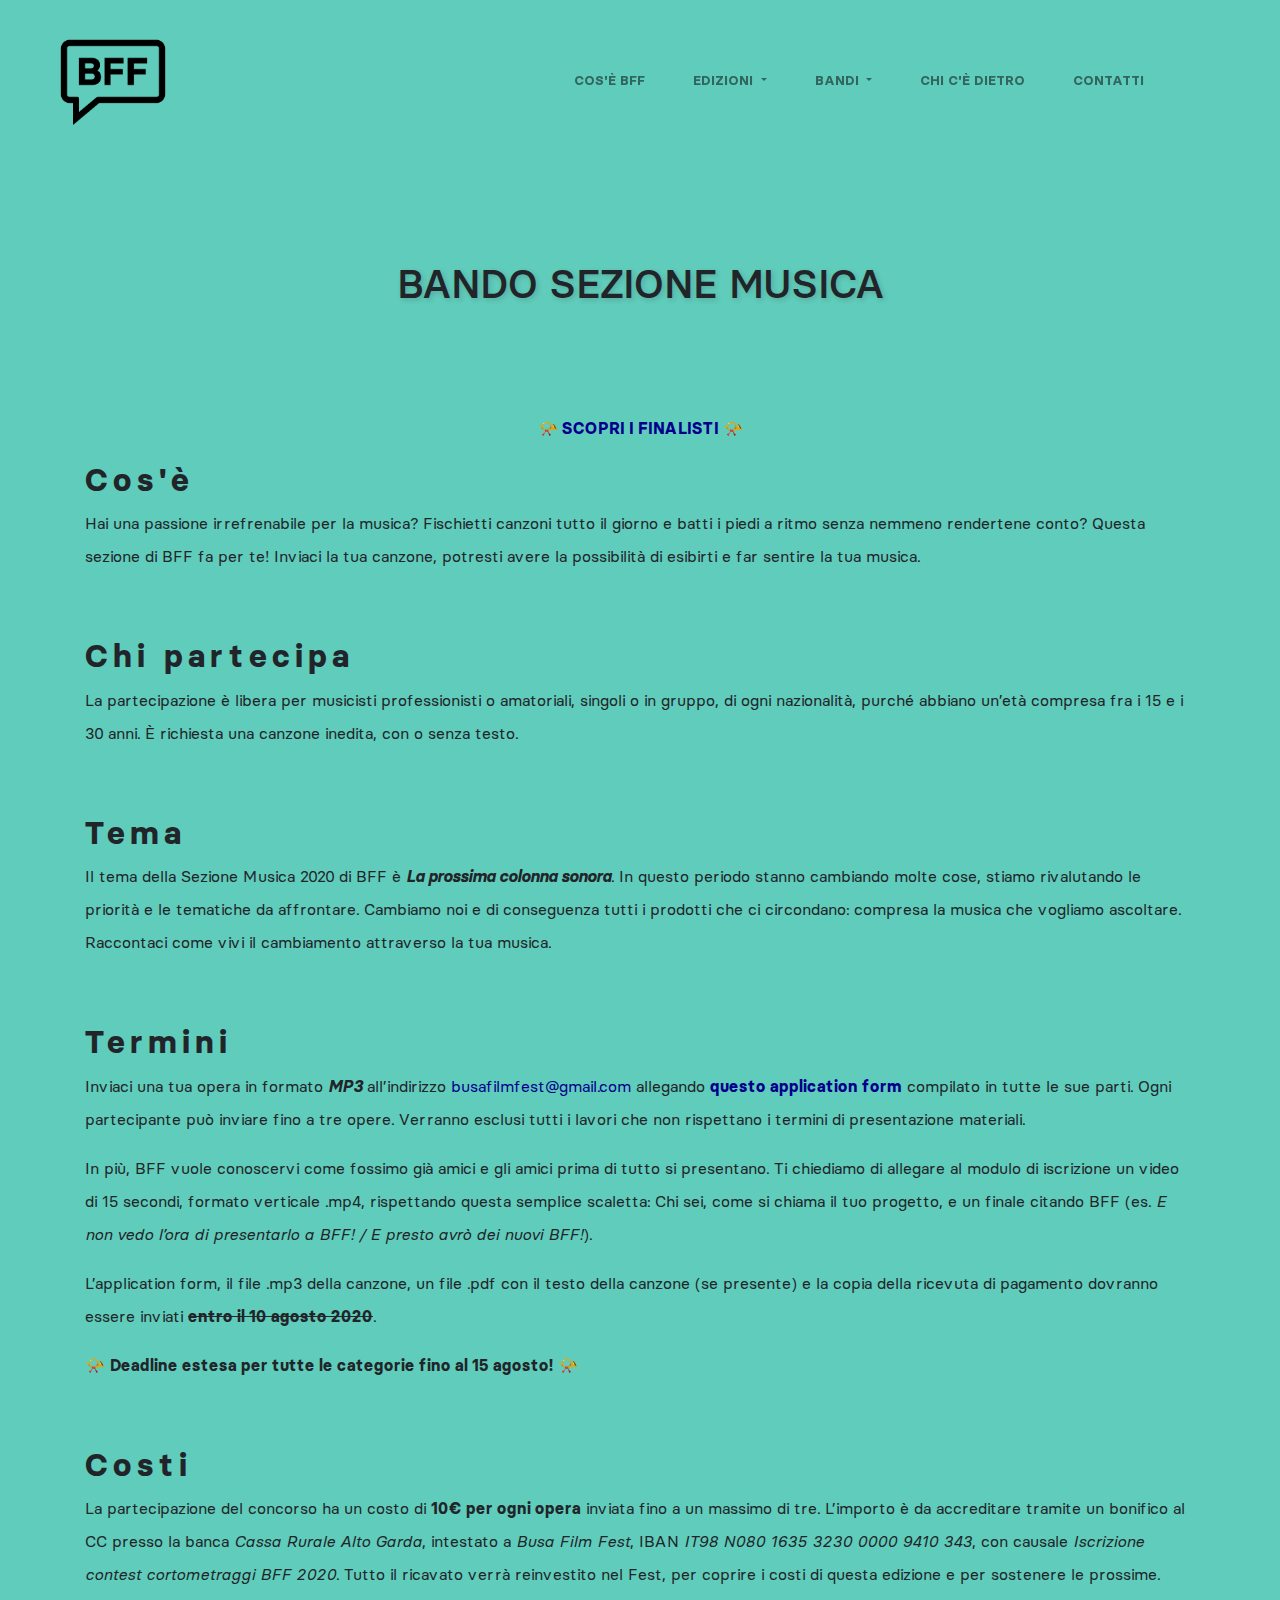
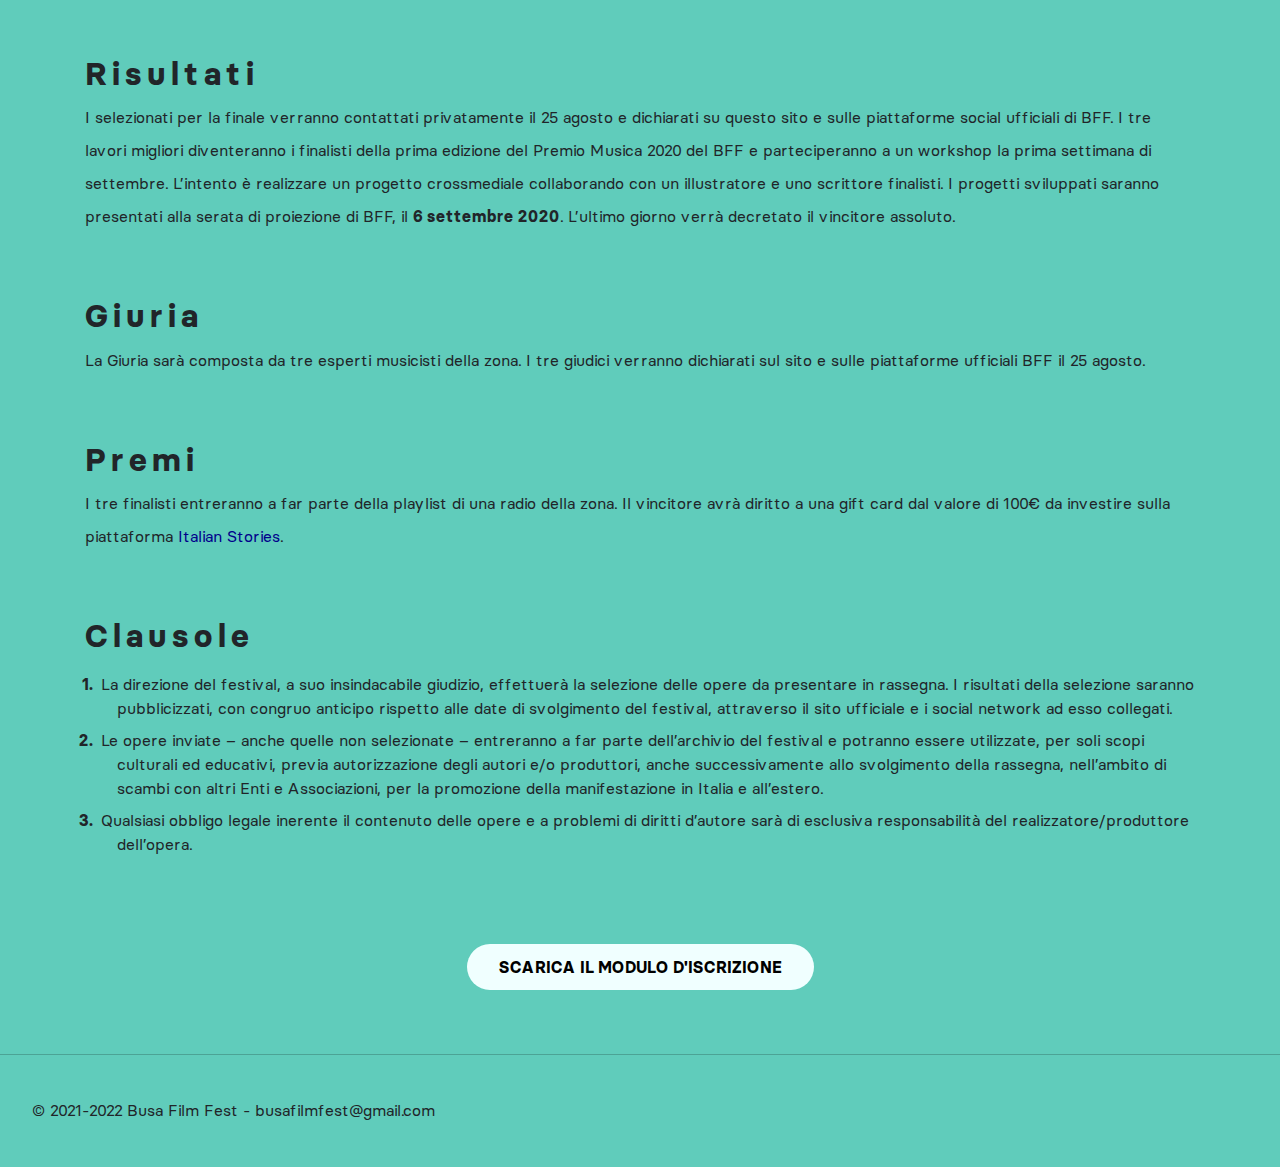
<file: musica.html>
<!DOCTYPE html>
<html lang="it" dir="ltr">

<head>

  <!-- Global site tag (gtag.js) - Google Analytics -->
  <script async src="https://www.googletagmanager.com/gtag/js?id=UA-169398251-1"></script>
  <script>
    window.dataLayer = window.dataLayer || [];
    function gtag(){dataLayer.push(arguments);}
    gtag('js', new Date());

    gtag('config', 'UA-169398251-1');
  </script>

  <title>Busa Film Fest | Musica</title>

  <meta charset="utf-8">
  <meta name="viewport" content="width=device-width, initial-scale=1.0">

  <meta name="description" content="Rassegna di cortometraggi. Contest di poesia, illustrazione e fotografia.">
  <meta name="twitter:card" content="summary_large_image" />
  <meta name="twitter:site" content="Busa Film Fest" />
  <meta name="twitter:creator" content="" />
  <meta name="twitter:title" content="Busa Film Fest" />
  <meta name="twitter:image" content="https://busafilmfest.it/img/preview-image.jpg" />
  <meta property="og:url" content="www.busafilmfest.it" />
  <meta property="og:sitename" content="Busa Film Fest" />
  <meta property="og:type" content="website" />
  <meta property="og:locale" content="it_IT" />
  <meta property="og:title" content="Busa Film Fest" />
  <meta property="og:description" content="Rassegna di cortometraggi. Contest di poesia, illustrazione e fotografia." />
  <meta property="og:image" content="https://busafilmfest.it/img/preview-image.jpg" />
  <meta property="og:image:width" content="1200" />
  <meta property="og:image:height" content="630" />

  <!-- favicon -->
  <link rel="icon" type="image/png" href="/img/favicon.png">

  <!-- fonts -->
  <link href="https://fonts.googleapis.com/css?family=Raleway:400,700,900&display=swap" rel="stylesheet">
  <link href="https://fonts.googleapis.com/css?family=Montserrat:300,400,500&display=swap" rel="stylesheet">
  <link rel="stylesheet" href="https://use.fontawesome.com/releases/v5.7.2/css/all.css" integrity="sha384-fnmOCqbTlWIlj8LyTjo7mOUStjsKC4pOpQbqyi7RrhN7udi9RwhKkMHpvLbHG9Sr" crossorigin="anonymous">

  <!-- css -->
  <link rel="stylesheet" href="./css/lib/cookieconsent.min.css">
  <link rel="stylesheet" href="/css/lib/bootstrap.min.css">
  <link rel="stylesheet" href="/css/main.css">

  <style media="screen">
    body {
      background: #01AE93a0;
    }
  </style>

</head>

<body>

  <div id="header"></div>

  <div id="intro-section"  class="container">
    <div class="row">
      <div class="col-12 text-center">
        <h1 class="text-shadow">BANDO SEZIONE MUSICA</h1>
      </div>
    </div>
  </div>

  <div class="container section-container">
    <div class="row">
      <div class="col-12">
        <p class="text-center uppercase bold">
          📯 <a href="/finalisti">SCOPRI I FINALISTI</a> 📯
        </p>
      </div>
      <div class="col-12">
        <h2 class="spaced bold">Cos'è</h2>
        <p>
          Hai una passione irrefrenabile per la musica? Fischietti canzoni tutto
          il giorno e batti i piedi a ritmo senza nemmeno rendertene conto?
          Questa sezione di BFF fa per te! Inviaci la tua canzone, potresti
          avere la possibilità di esibirti e far sentire la tua musica.
        </p>
      </div>
      <div class="col-12 mt-5">
        <h2 class="spaced bold">Chi partecipa</h2>
        <p>
          La partecipazione è libera per musicisti professionisti o amatoriali,
          singoli o in gruppo, di ogni nazionalità, purché abbiano un’età compresa
          fra i 15 e i 30 anni. È richiesta una canzone inedita, con o senza testo.
        </p>
      </div>
      <div class="col-12 mt-5">
        <h2 class="spaced bold">Tema</h2>
        <p>
          Il tema della Sezione Musica 2020 di BFF è <i><b>La prossima colonna sonora</b></i>.
          In questo periodo stanno cambiando molte cose, stiamo rivalutando le
          priorità e le tematiche da affrontare. Cambiamo noi e di conseguenza
          tutti i prodotti che ci circondano: compresa la musica che vogliamo
          ascoltare. Raccontaci come vivi il cambiamento attraverso la tua musica.
        </p>
      </div>
      <div class="col-12 mt-5">
        <h2 class="spaced bold">Termini</h2>
        <p>
          Inviaci una tua opera in formato <i> <b>MP3</b> </i> all’indirizzo
          <a href="mailto:busafilmfest@gmail.com">busafilmfest@gmail.com</a>
          allegando
          <b><a href="/docs/BFF_modulo_iscrizione_contest_paralleli.pdf">questo application form</a></b>
          compilato in tutte le sue parti.
          Ogni partecipante può inviare fino a tre opere. Verranno esclusi tutti
          i lavori che non rispettano i termini di presentazione materiali.
        </p>
        <p>
          In più, BFF vuole conoscervi come fossimo già amici e gli amici prima
          di tutto si presentano. Ti chiediamo di allegare al modulo di iscrizione
          un video di 15 secondi, formato verticale .mp4, rispettando questa
          semplice scaletta: Chi sei, come si chiama il tuo progetto, e un finale
          citando BFF (es. <i>E non vedo l’ora di presentarlo a BFF! / E presto avrò dei nuovi BFF!</i>).
        </p>
        <p>
          L’application form, il file .mp3 della canzone, un file .pdf con il
          testo della canzone (se presente) e la copia della ricevuta di pagamento
          dovranno essere inviati <b style="text-decoration: line-through;">entro il 10 agosto 2020</b>.
        </p>
        <p>📯 <b>Deadline estesa per tutte le categorie fino al 15 agosto!</b> 📯</p>
      </div>
      <div class="col-12 mt-5">
        <h2 class="spaced bold">Costi</h2>
        <p>
          La partecipazione del concorso ha un costo di <b>10€ per ogni opera</b>
          inviata fino a un massimo di tre. L’importo è da accreditare
          tramite un bonifico al CC presso la banca <i>Cassa Rurale Alto Garda</i>,
          intestato a <i>Busa Film Fest</i>, IBAN <i>IT98 N080 1635 3230 0000 9410 343</i>,
          con causale <i>Iscrizione contest cortometraggi BFF 2020</i>.

          Tutto il ricavato verrà reinvestito nel Fest, per coprire i costi di questa edizione e
          per sostenere le prossime.
        </p>
      </div>
      <div class="col-12 mt-5">
        <h2 class="spaced bold">Risultati</h2>
        <p>
          I selezionati per la finale verranno contattati privatamente il 25
          agosto e dichiarati su questo sito e sulle piattaforme social ufficiali
          di BFF. I tre lavori migliori diventeranno i finalisti della prima
          edizione del Premio Musica 2020 del BFF e parteciperanno a un workshop
          la prima settimana di settembre. L’intento è realizzare un progetto
          crossmediale collaborando con un illustratore e uno scrittore finalisti.
          I progetti sviluppati saranno presentati alla serata di proiezione di
          BFF, il <b>6 settembre 2020</b>. L’ultimo giorno verrà decretato il vincitore
          assoluto.
        </p>
      </div>
      <div class="col-12 mt-5">
        <h2 class="spaced bold">Giuria</h2>
        <p>
          La Giuria sarà composta da tre esperti musicisti della zona.
          I tre giudici verranno dichiarati sul sito e sulle piattaforme
          ufficiali BFF il 25 agosto.
        </p>
      </div>
      <div class="col-12 mt-5">
        <h2 class="spaced bold">Premi</h2>
        <p>
          I tre finalisti entreranno a far parte della playlist di una radio della zona.
          Il vincitore avrà diritto a una gift card dal valore di 100€ da
          investire sulla piattaforma <a href="https://italianstories.it/" target="_blank" rel="noopener noreferrer">Italian Stories</a>.
        </p>
      </div>
      <div class="col-12 mt-5">
        <h2 class="spaced bold">Clausole</h2>
        <p>
          <ol>
            <li>La direzione del festival, a suo insindacabile giudizio, effettuerà la selezione delle opere da presentare in rassegna. I risultati della selezione saranno pubblicizzati, con congruo anticipo rispetto alle date di svolgimento del festival, attraverso il sito ufficiale e i social network ad esso collegati.</li>
            <li>Le opere inviate – anche quelle non selezionate – entreranno a far parte dell’archivio del festival e potranno essere utilizzate, per soli scopi culturali ed educativi, previa autorizzazione degli autori e/o produttori, anche successivamente allo svolgimento della rassegna, nell’ambito di scambi con altri Enti e Associazioni, per la promozione della manifestazione in Italia e all’estero.</li>
            <li>Qualsiasi obbligo legale inerente il contenuto delle opere e a problemi di diritti d’autore sarà di esclusiva responsabilità del realizzatore/produttore dell’opera.</li>
          </ol>
        </p>
      </div>
      <div class="col-12 text-center mt-5">
        <a class="cta-button" href="/docs/BFF_modulo_iscrizione_contest_paralleli.pdf">SCARICA IL MODULO D'ISCRIZIONE</a>
      </div>
    </div>
  </div>

  <div id="footer"></div>

  <script src="./js/lib/cookieconsent.min.js"></script>
  <script src="./js/lib/jquery-3.4.1.min.js"></script>
  <script src="./js/lib/bootstrap.bundle.min.js"></script>
  <script src="./js/index.js"></script>
</body>
</file>
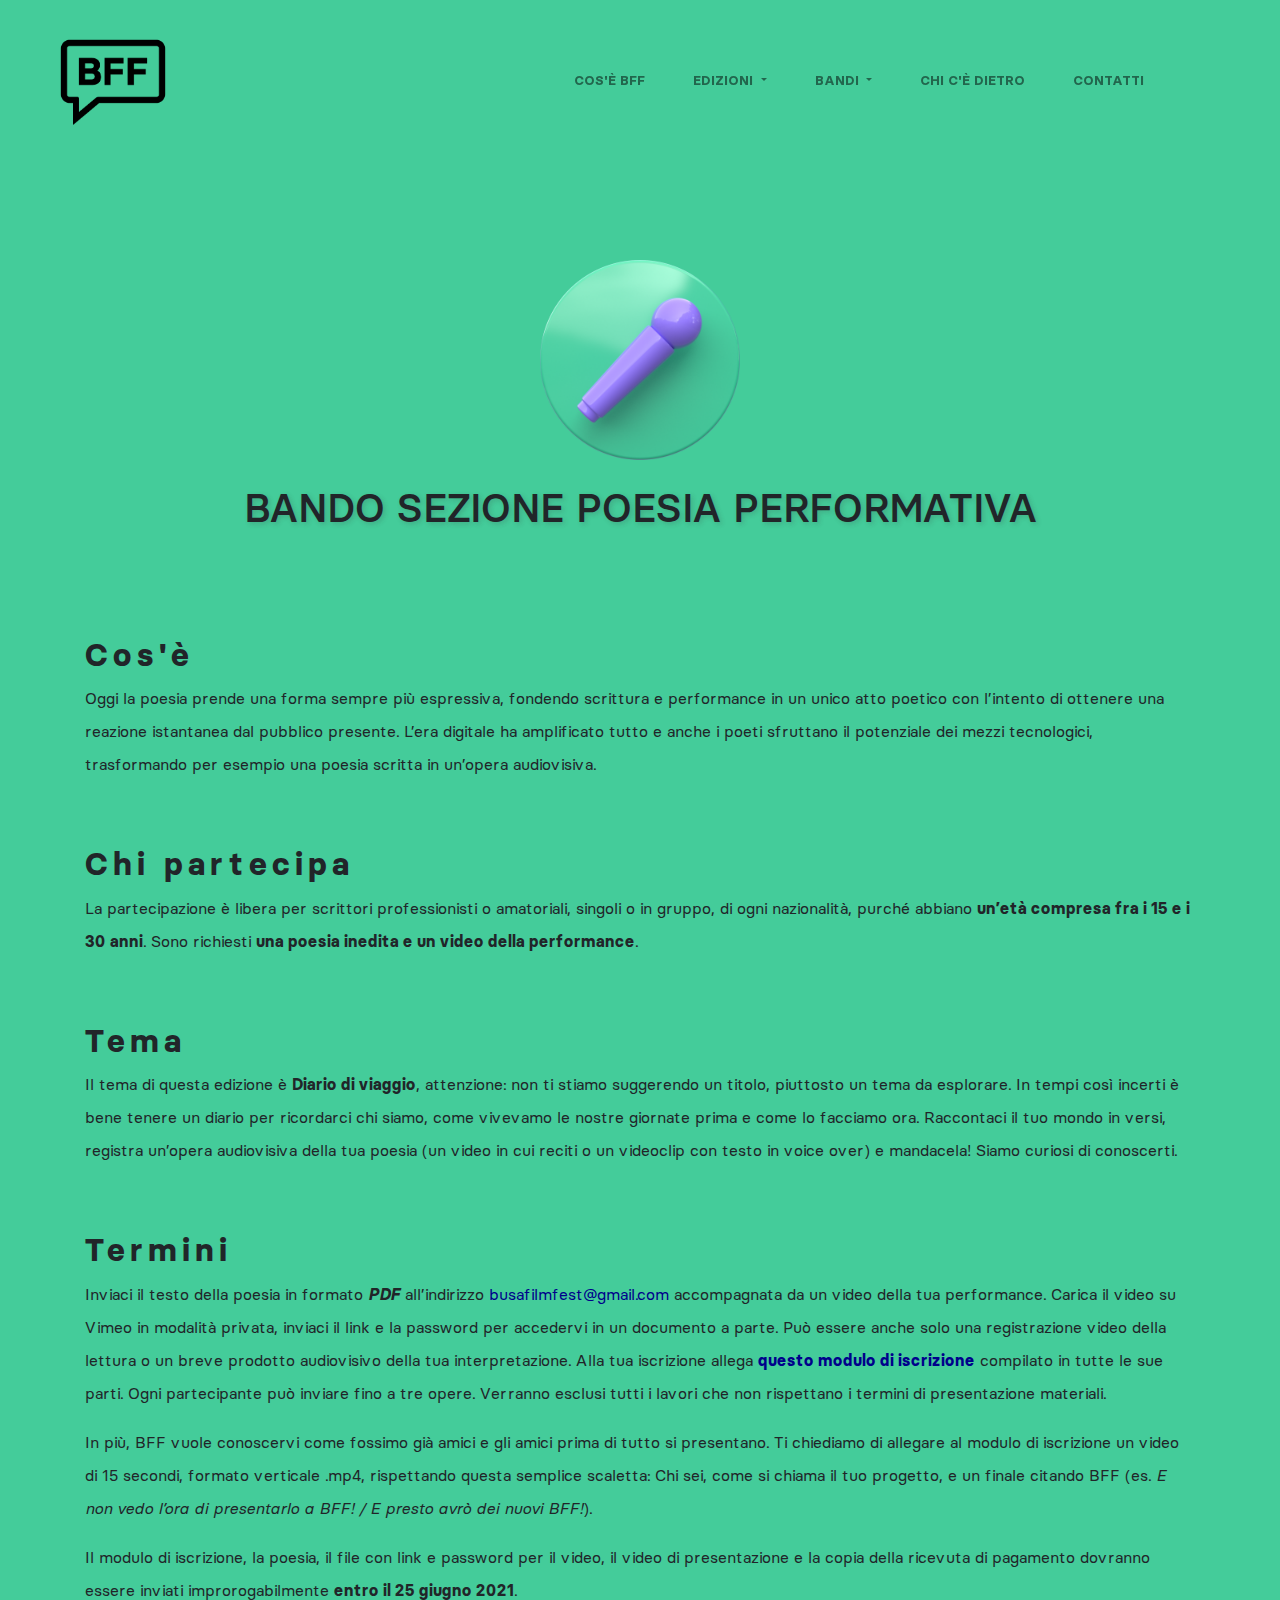
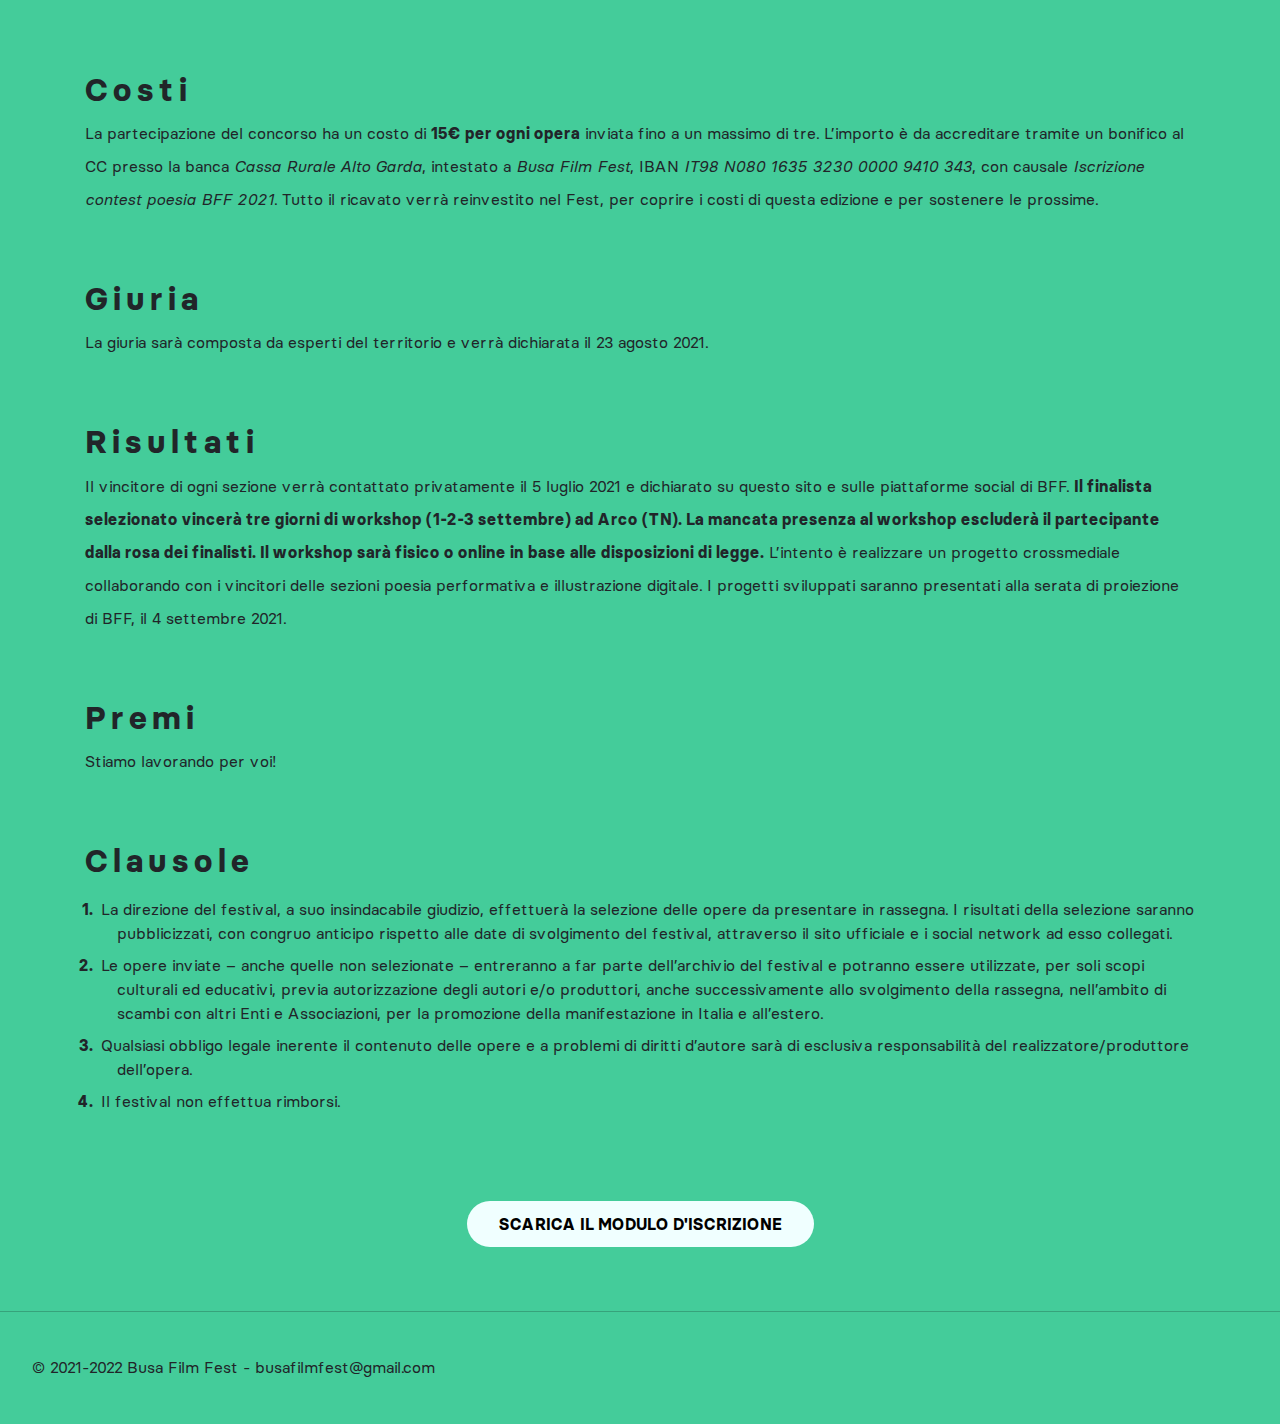
<file: poesia.html>
<!DOCTYPE html>
<html lang="it" dir="ltr">

<head>

  <!-- Global site tag (gtag.js) - Google Analytics -->
  <script async src="https://www.googletagmanager.com/gtag/js?id=UA-169398251-1"></script>
  <script>
    window.dataLayer = window.dataLayer || [];
    function gtag() { dataLayer.push(arguments); }
    gtag('js', new Date());

    gtag('config', 'UA-169398251-1');
  </script>

  <title>Busa Film Fest | Poesia Performativa</title>

  <meta charset="utf-8">
  <meta name="viewport" content="width=device-width, initial-scale=1.0">

  <meta name="description" content="Rassegna di cortometraggi. Contest di poesia, illustrazione e fotografia.">
  <meta name="twitter:card" content="summary_large_image" />
  <meta name="twitter:site" content="Busa Film Fest" />
  <meta name="twitter:creator" content="" />
  <meta name="twitter:title" content="Busa Film Fest" />
  <meta name="twitter:image" content="https://busafilmfest.it/img/preview-image.jpg" />
  <meta property="og:url" content="www.busafilmfest.it" />
  <meta property="og:sitename" content="Busa Film Fest" />
  <meta property="og:type" content="website" />
  <meta property="og:locale" content="it_IT" />
  <meta property="og:title" content="Busa Film Fest" />
  <meta property="og:description"
    content="Rassegna di cortometraggi. Contest di poesia, illustrazione e fotografia." />
  <meta property="og:image" content="https://busafilmfest.it/img/preview-image.jpg" />
  <meta property="og:image:width" content="1200" />
  <meta property="og:image:height" content="630" />

  <!-- favicon -->
  <link rel="icon" type="image/png" href="/img/favicon.png">

  <!-- fonts -->
  <link href="https://fonts.googleapis.com/css?family=Raleway:400,700,900&display=swap" rel="stylesheet">
  <link href="https://fonts.googleapis.com/css?family=Montserrat:300,400,500&display=swap" rel="stylesheet">
  <link rel="stylesheet" href="https://use.fontawesome.com/releases/v5.7.2/css/all.css"
    integrity="sha384-fnmOCqbTlWIlj8LyTjo7mOUStjsKC4pOpQbqyi7RrhN7udi9RwhKkMHpvLbHG9Sr" crossorigin="anonymous">

  <!-- css -->
  <link rel="stylesheet" href="./css/lib/cookieconsent.min.css">
  <link rel="stylesheet" href="/css/lib/bootstrap.min.css">
  <link rel="stylesheet" href="/css/main.css">

  <style>
    body {
      background-color: rgba(var(--color-green-rgb), .8);
    }
  </style>

</head>

<body>

  <div id="header"></div>

  <div id="intro-section" class="container">
    <div class="row">
      <div class="col-12 text-center">
        <img class="bando-intro-icon" src="./img/2021-icon-poesia.png" alt="Poesia Performativa">
        <h1 class="text-shadow">BANDO SEZIONE POESIA PERFORMATIVA</h1>
      </div>
    </div>
  </div>

  <div class="container section-container">
    <div class="row">

      <div class="col-12">
        <h2 class="spaced bold">Cos'è</h2>
        <p>
          Oggi la poesia prende una forma sempre più espressiva, fondendo scrittura e
          performance in un unico atto poetico con l’intento di ottenere una reazione
          istantanea dal pubblico presente. L’era digitale ha amplificato tutto e
          anche i poeti sfruttano il potenziale dei mezzi tecnologici,
          trasformando per esempio una poesia scritta in un’opera audiovisiva.
        </p>
      </div>
      <div class="col-12 mt-5">
        <h2 class="spaced bold">Chi partecipa</h2>
        <p>
          La partecipazione è libera per scrittori professionisti o amatoriali,
          singoli o in gruppo, di ogni nazionalità, purché abbiano <b>un’età compresa
            fra i 15 e i 30 anni</b>. Sono richiesti <b>una poesia inedita e un video della performance</b>.
        </p>
      </div>
      <div class="col-12 mt-5">
        <h2 class="spaced bold">Tema</h2>
        <p>
          Il tema di questa edizione è <b>Diario di viaggio</b>, attenzione: non ti stiamo suggerendo un titolo,
          piuttosto un tema da esplorare. In tempi così incerti è bene tenere un diario per
          ricordarci chi siamo, come vivevamo le nostre giornate prima e come lo facciamo ora.
          Raccontaci il tuo mondo in versi, registra un’opera audiovisiva della tua poesia
          (un video in cui reciti o un videoclip con testo in voice over) e mandacela! Siamo curiosi di conoscerti.
        </p>
      </div>
      <div class="col-12 mt-5">
        <h2 class="spaced bold">Termini</h2>
        <p>
          Inviaci il testo della poesia in formato <i> <b>PDF</b> </i> all’indirizzo
          <a href="mailto:busafilmfest@gmail.com">busafilmfest@gmail.com</a> accompagnata da un
          video della tua performance. Carica il video su Vimeo in modalità privata,
          inviaci il link e la password per accedervi in un documento a parte.

          Può essere anche solo una registrazione video della lettura o un breve prodotto audiovisivo della tua
          interpretazione.
          Alla tua iscrizione allega <b><a href="/docs/BFF_modulo_iscrizione_contest_paralleli.pdf">questo modulo di
              iscrizione</a></b> compilato in tutte le sue parti.
          Ogni partecipante può inviare fino a tre opere. Verranno esclusi tutti i lavori che non
          rispettano i termini di presentazione materiali.
        </p>
        <p>
          In più, BFF vuole conoscervi come fossimo già amici e gli amici prima
          di tutto si presentano. Ti chiediamo di allegare al modulo di iscrizione
          un video di 15 secondi, formato verticale .mp4, rispettando questa
          semplice scaletta: Chi sei, come si chiama il tuo progetto, e un finale
          citando BFF (es. <i>E non vedo l’ora di presentarlo a BFF! / E presto avrò dei nuovi BFF!</i>).
        </p>
        <p>
          Il modulo di iscrizione, la poesia, il file con link e password per il video,
          il video di presentazione e la copia della ricevuta di pagamento dovranno
          essere inviati improrogabilmente <b>entro il 25 giugno 2021</b>.
        </p>
      </div>
      <div class="col-12 mt-5">
        <h2 class="spaced bold">Costi</h2>
        <p>
          La partecipazione del concorso ha un costo di <b>15€ per ogni opera</b>
          inviata fino a un massimo di tre. L’importo è da accreditare
          tramite un bonifico al CC presso la banca <i>Cassa Rurale Alto Garda</i>,
          intestato a <i>Busa Film Fest</i>, IBAN <i>IT98 N080 1635 3230 0000 9410 343</i>,
          con causale <i>Iscrizione contest poesia BFF 2021</i>.

          Tutto il ricavato verrà reinvestito nel Fest, per coprire i costi di questa edizione e
          per sostenere le prossime.
        </p>
      </div>
      <div class="col-12 mt-5">
        <h2 class="spaced bold">Giuria</h2>
        <p>
          La giuria sarà composta da esperti del territorio e verrà dichiarata il 23 agosto 2021.
        </p>
      </div>
      <div class="col-12 mt-5">
        <h2 class="spaced bold">Risultati</h2>
        <p>
          Il vincitore di ogni sezione verrà contattato privatamente il 5 luglio 2021 e
          dichiarato su questo sito e sulle piattaforme social di BFF.
          <b>Il finalista selezionato vincerà tre giorni di workshop (1-2-3 settembre) ad Arco (TN).
            La mancata presenza al workshop escluderà il partecipante dalla rosa dei finalisti.
            Il workshop sarà fisico o online in base alle disposizioni di legge.</b>
          L’intento è realizzare un progetto crossmediale collaborando con i vincitori delle
          sezioni poesia performativa e illustrazione digitale. I progetti sviluppati
          saranno presentati alla serata di proiezione di BFF, il 4 settembre 2021.
        </p>
      </div>
      <div class="col-12 mt-5">
        <h2 class="spaced bold">Premi</h2>
        <p>
          Stiamo lavorando per voi!
        </p>
      </div>
      <div class="col-12 mt-5">
        <h2 class="spaced bold">Clausole</h2>
        <p>
        <ol>
          <li>La direzione del festival, a suo insindacabile giudizio, effettuerà la selezione delle opere da presentare
            in rassegna. I risultati della selezione saranno pubblicizzati, con congruo anticipo rispetto alle date di
            svolgimento del festival, attraverso il sito ufficiale e i social network ad esso collegati.</li>
          <li>Le opere inviate – anche quelle non selezionate – entreranno a far parte dell’archivio del festival e
            potranno essere utilizzate, per soli scopi culturali ed educativi, previa autorizzazione degli autori e/o
            produttori, anche successivamente allo svolgimento della rassegna, nell’ambito di scambi con altri Enti e
            Associazioni, per la promozione della manifestazione in Italia e all’estero.</li>
          <li>Qualsiasi obbligo legale inerente il contenuto delle opere e a problemi di diritti d’autore sarà di
            esclusiva responsabilità del realizzatore/produttore dell’opera.</li>
          <li>Il festival non effettua rimborsi.</li>
        </ol>
        </p>
      </div>
      <div class="col-12 text-center mt-5">
        <a class="cta-button" href="/docs/BFF_modulo_iscrizione_contest_paralleli.pdf">SCARICA IL MODULO
          D'ISCRIZIONE</a>
      </div>
    </div>
  </div>

  <div id="footer"></div>

  <script src="./js/lib/cookieconsent.min.js"></script>
  <script src="./js/lib/jquery-3.4.1.min.js"></script>
  <script src="./js/lib/bootstrap.bundle.min.js"></script>
  <script src="./js/index.js"></script>
</body>
</file>
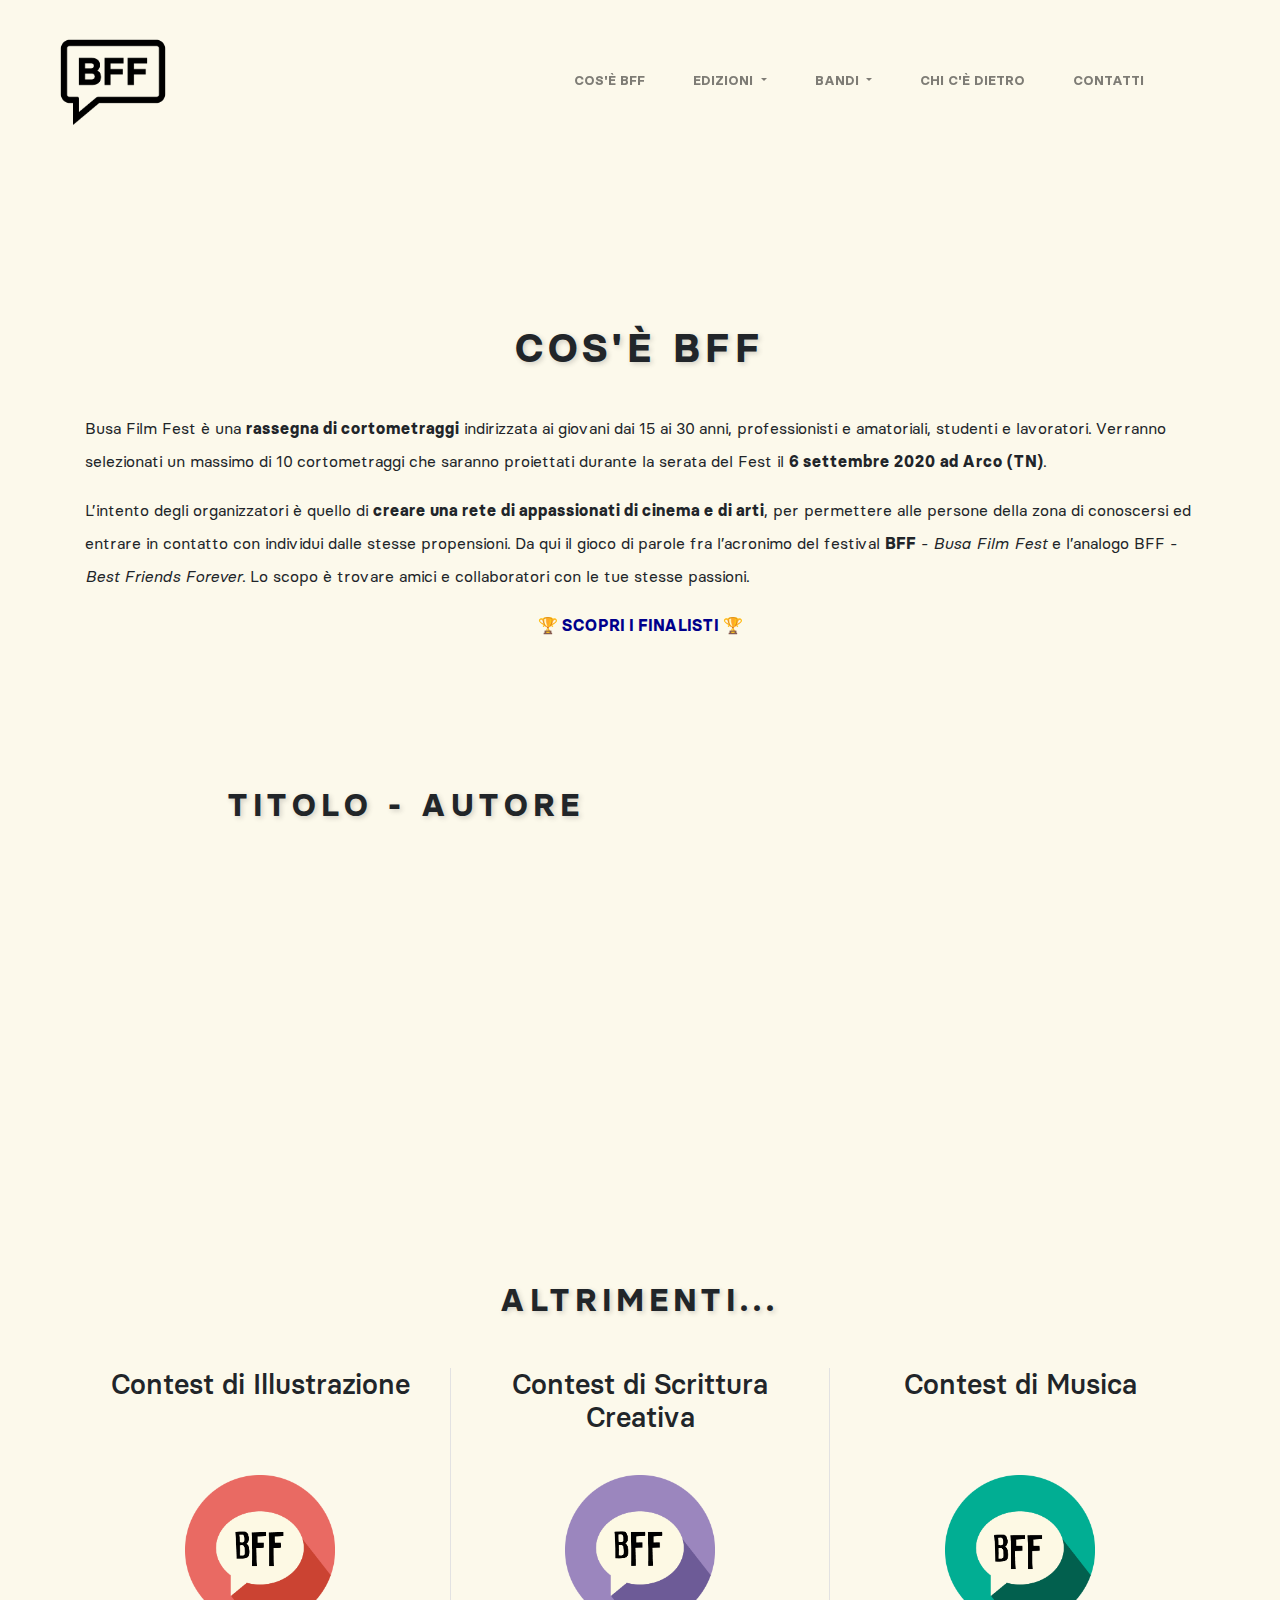
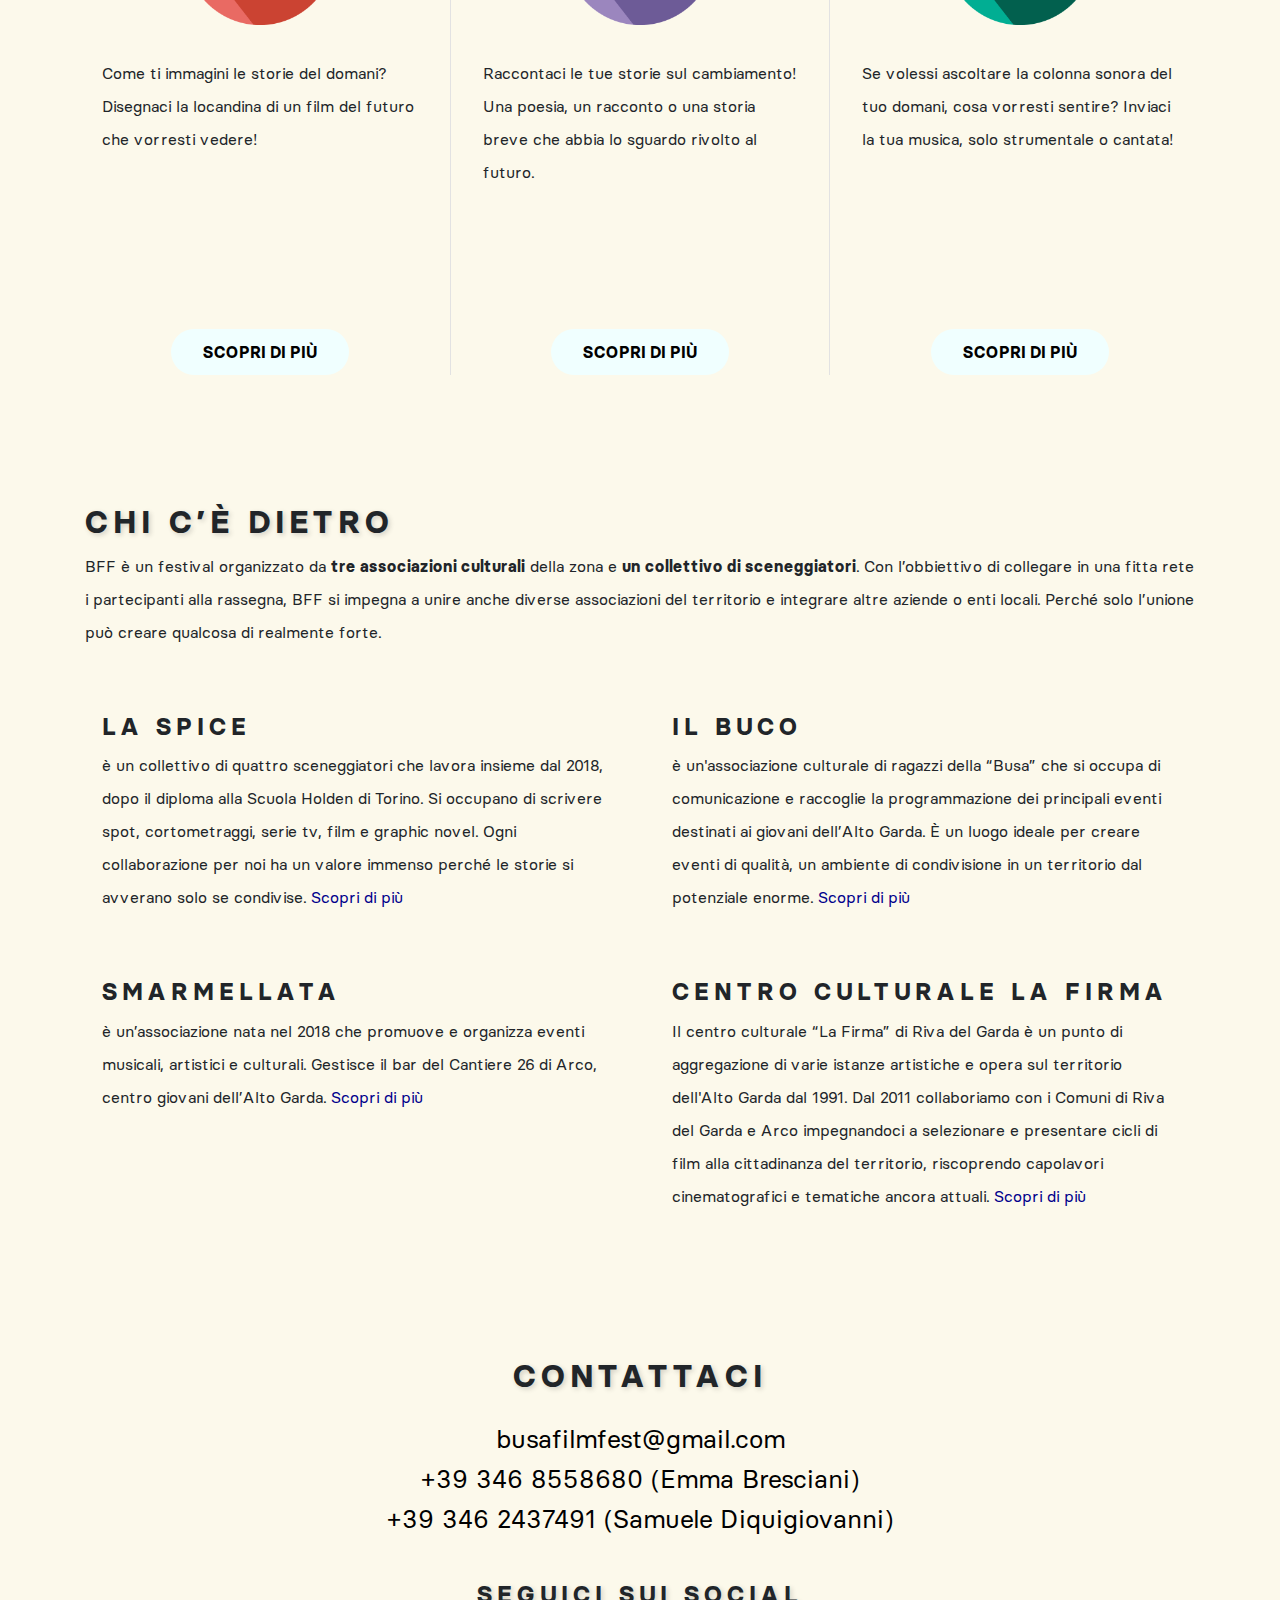
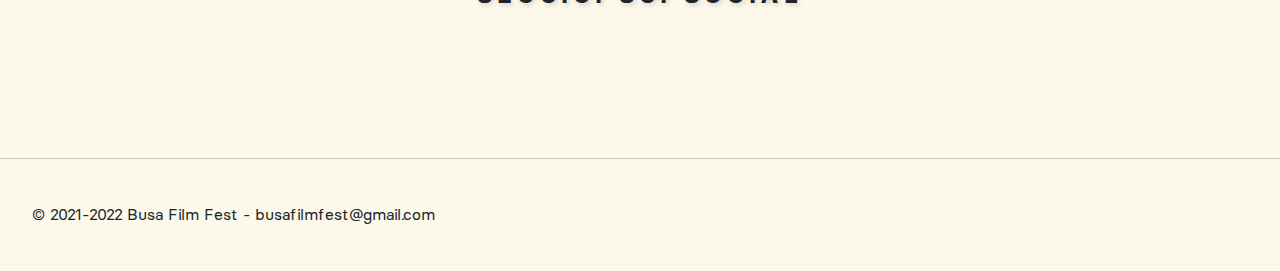
<file: premiere.html>
<!DOCTYPE html>
<html lang="it" dir="ltr">

<head>

  <!-- Global site tag (gtag.js) - Google Analytics -->
  <script async src="https://www.googletagmanager.com/gtag/js?id=UA-169398251-1"></script>
  <script>
    window.dataLayer = window.dataLayer || [];
    function gtag(){dataLayer.push(arguments);}
    gtag('js', new Date());

    gtag('config', 'UA-169398251-1');
  </script>

  <title>Busa Film Fest</title>

  <meta charset="utf-8">
  <meta name="viewport" content="width=device-width, initial-scale=1.0">

  <meta name="description" content="Rassegna di cortometraggi. Contest di poesia, illustrazione e fotografia.">
  <meta name="twitter:card" content="summary_large_image" />
  <meta name="twitter:site" content="Busa Film Fest" />
  <meta name="twitter:creator" content="" />
  <meta name="twitter:title" content="Busa Film Fest" />
  <meta name="twitter:image" content="https://busafilmfest.it/img/preview-image.jpg" />
  <meta property="og:url" content="www.busafilmfest.it" />
  <meta property="og:sitename" content="Busa Film Fest" />
  <meta property="og:type" content="website" />
  <meta property="og:locale" content="it_IT" />
  <meta property="og:title" content="Busa Film Fest" />
  <meta property="og:description" content="Rassegna di cortometraggi. Contest di poesia, illustrazione e fotografia." />
  <meta property="og:image" content="https://busafilmfest.it/img/preview-image.jpg" />
  <meta property="og:image:width" content="1200" />
  <meta property="og:image:height" content="630" />

  <!-- favicon -->
  <link rel="icon" type="image/png" href="./img/favicon.png">

  <!-- fonts -->
  <link href="https://fonts.googleapis.com/css?family=Raleway:100,400,700,900&display=swap" rel="stylesheet">
  <link href="https://fonts.googleapis.com/css?family=Montserrat:300,400,500&display=swap" rel="stylesheet">
  <link rel="stylesheet" href="https://use.fontawesome.com/releases/v5.7.2/css/all.css" integrity="sha384-fnmOCqbTlWIlj8LyTjo7mOUStjsKC4pOpQbqyi7RrhN7udi9RwhKkMHpvLbHG9Sr" crossorigin="anonymous">

  <!-- css -->
  <link rel="stylesheet" href="./css/lib/cookieconsent.min.css">
  <link rel="stylesheet" href="./css/lib/bootstrap.min.css">
  <link rel="stylesheet" href="./css/main.css">

</head>

<body>

  <div id="header"></div>

  <div id="intro-section" class="container section-container">
    <div class="row">
      <div class="col-12">
        <h1 class="text-center uppercase spaced bold text-shadow">Cos'è BFF</h1>
        <p>
          Busa Film Fest è una <b>rassegna di cortometraggi</b> indirizzata ai
          giovani dai 15 ai 30 anni, professionisti e amatoriali, studenti e lavoratori.
          Verranno selezionati un massimo di 10 cortometraggi che saranno
          proiettati durante la serata del Fest il <b> 6 settembre 2020 ad Arco (TN)</b>.
         </p>

         <p>
           L’intento degli organizzatori è quello di <b>creare una rete di
           appassionati di cinema e di arti</b>, per permettere alle persone
           della zona di conoscersi ed entrare in contatto con individui
           dalle stesse propensioni. Da qui il gioco di parole fra
           l’acronimo del festival <b>BFF</b> - <i>Busa Film Fest</i> e l’analogo
           BFF - <i>Best Friends Forever</i>. Lo scopo è trovare amici e collaboratori
           con le tue stesse passioni.
         </p>

         <p class="text-center uppercase bold">
           🏆 <a href="/finalisti">SCOPRI I FINALISTI</a> 🏆
         </p>

      </div>
    </div>
  </div>

  <div id="section-1" class="container section-container">
    <div class="row">
      <div class="col-12 col-lg-9 mx-auto">
        <h2 class="uppercase spaced bold text-shadow">Titolo - Autore</h2>
      </div>
      <div class="col-12 col-lg-9">

        <iframe width="560" height="315" src="https://www.youtube.com/embed/fbJ4yEGpj-Q" frameborder="0" allow="accelerometer; autoplay; clipboard-write; encrypted-media; gyroscope; picture-in-picture" allowfullscreen></iframe>
      </div>
    </div>
  </div>

  <div id="section-2" class="container section-container">
    <div class="row">
      <div class="col-12">
        <h2 class="text-center uppercase spaced bold text-shadow mb-5">ALTRIMENTI...</h2>
      </div>
      <div class="col-12 col-md-4 cta-card">
        <h3 class="cta-card-head">Contest di Illustrazione</h3>
        <img src="./img/logo-red.png" alt="Illustrazione">
        <p class="text-left">
          Come ti immagini le storie del domani? Disegnaci la locandina di un
          film del futuro che vorresti vedere!
        </p>
        <a class="cta-button" href="/illustrazione">SCOPRI DI PIÙ</a>
      </div>
      <div class="col-12 mt-5 mt-md-0 col-md-4 cta-card">
        <h3 class="cta-card-head">Contest di Scrittura Creativa</h3>
        <img src="./img/logo-purple.png" alt="Scrittura">
        <p class="text-left">
          Raccontaci le tue storie sul cambiamento! Una poesia, un racconto o
          una storia breve che abbia lo sguardo rivolto al futuro.
        </p>
        <a class="cta-button" href="/scrittura">SCOPRI DI PIÙ</a>
      </div>
      <div class="col-12 mt-5 mt-md-0 col-md-4 cta-card">
        <h3 class="cta-card-head">Contest di Musica</h3>
        <img src="./img/logo-green.png" alt="Illustrazione">
        <p class="text-left">
          Se volessi ascoltare la colonna sonora del tuo domani, cosa vorresti
          sentire? Inviaci la tua musica, solo strumentale o cantata!
        </p>
        <a class="cta-button" href="/musica">SCOPRI DI PIÙ</a>
      </div>
    </div>
  </div>

  <div id="section-3" class="container section-container">
    <div class="row">
      <div class="col-12 mb-5">
        <h2 class="uppercase spaced bold text-shadow">CHI C’È DIETRO</h2>
        <p>
          BFF è un festival organizzato da <b>tre associazioni culturali</b> della zona
          e <b>un collettivo di sceneggiatori</b>. Con l’obbiettivo di collegare
          in una fitta rete i partecipanti alla rassegna, BFF si impegna a unire
          anche diverse associazioni del territorio e integrare altre aziende o
          enti locali. Perché solo l’unione può creare qualcosa di realmente forte.
        </p>
      </div>

      <div class="col-12 col-lg-6 as-card">
        <h4 class="uppercase spaced bold">LA SPICE</h4>
        <p>
          è un collettivo di quattro sceneggiatori che lavora insieme dal
          2018, dopo il diploma alla Scuola Holden di Torino. Si occupano
          di scrivere spot, cortometraggi, serie tv, film e graphic novel.
          Ogni collaborazione per noi ha un valore immenso perché le
          storie si avverano solo se condivise.
          <a href="https://studiolaspice.com/" target="_blank" rel="noopener noreferrer"> Scopri di più</a>
        </p>
      </div>

      <div class="col-12 col-lg-6 as-card">
        <h4 class="uppercase spaced bold">IL BUCO</h4>
        <p>
          è un'associazione culturale di ragazzi della “Busa” che si
          occupa di comunicazione e raccoglie la programmazione dei
          principali eventi destinati ai giovani dell’Alto Garda. È un luogo
          ideale per creare eventi di qualità, un ambiente di condivisione
          in un territorio dal potenziale enorme.
           <a href="https://www.facebook.com/ilbuco33/" target="_blank" rel="noopener noreferrer"> Scopri di più</a>
        </p>
      </div>

      <div class="col-12 col-lg-6 mt-lg-5 as-card">
        <h4 class="uppercase spaced bold">SMARMELLATA</h4>
        <p>
          è un’associazione nata nel 2018 che promuove e organizza
          eventi musicali, artistici e culturali. Gestisce il bar del Cantiere
          26 di Arco, centro giovani dell’Alto Garda.
          <a href="https://www.facebook.com/Smarmellatartproject/" target="_blank" rel="noopener noreferrer"> Scopri di più</a>
        </p>
      </div>

      <div class="col-12 col-lg-6 mt-lg-5 as-card">
        <h4 class="uppercase spaced bold">Centro Culturale La Firma</h4>
        <p>
          Il centro culturale “La Firma” di Riva del Garda è un punto di
          aggregazione di varie istanze artistiche e opera sul territorio
          dell'Alto Garda dal 1991. Dal 2011 collaboriamo con i Comuni di
          Riva del Garda e Arco impegnandoci a selezionare e
          presentare cicli di film alla cittadinanza del territorio,
          riscoprendo capolavori cinematografici e tematiche ancora
          attuali.
          <a href="http://www.lafirmariva.it/" target="_blank" rel="noopener noreferrer"> Scopri di più</a>
        </p>
      </div>

    </div>
  </div>

  <div id="section-4" class="container section-container">
    <div class="row">
      <div class="col-12 text-center">
        <h2 class="uppercase spaced bold text-shadow">CONTATTACI</h2>
        <ul class="contacts-ul mt-4">
          <li><a class="mail-add" href="mailto:busafilmfest@gmail.com">busafilmfest@gmail.com</a></li>
          <li><a class="mail-add" href="tel:+39 346 8558680">+39 346 8558680 (Emma Bresciani)</a></li>
          <li><a class="mail-add" href="tel:+393462437491">+39 346 2437491 (Samuele Diquigiovanni)</a></li>
        </ul>
      </div>
      <div class="col-12 text-center mt-4">
        <h4 class="uppercase spaced bold text-shadow">SEGUICI SUI SOCIAL</h4>
        <ul class="social-links-list">
          <li> <a href="https://www.facebook.com/busafilmfest"><i class="fab fa-facebook-square"></i></a></li>
          <li> <a href="https://www.instagram.com/busafilmfest"><i class="fab fa-instagram"></i></a></li>
        </ul>
      </div>
    </div>
  </div>

  <div id="footer"></div>

  <script src="./js/lib/cookieconsent.min.js"></script>
  <script src="./js/lib/jquery-3.4.1.min.js"></script>
  <script src="./js/lib/bootstrap.bundle.min.js"></script>
  <script src="./js/index.js"></script>
</body>

</html>
</file>
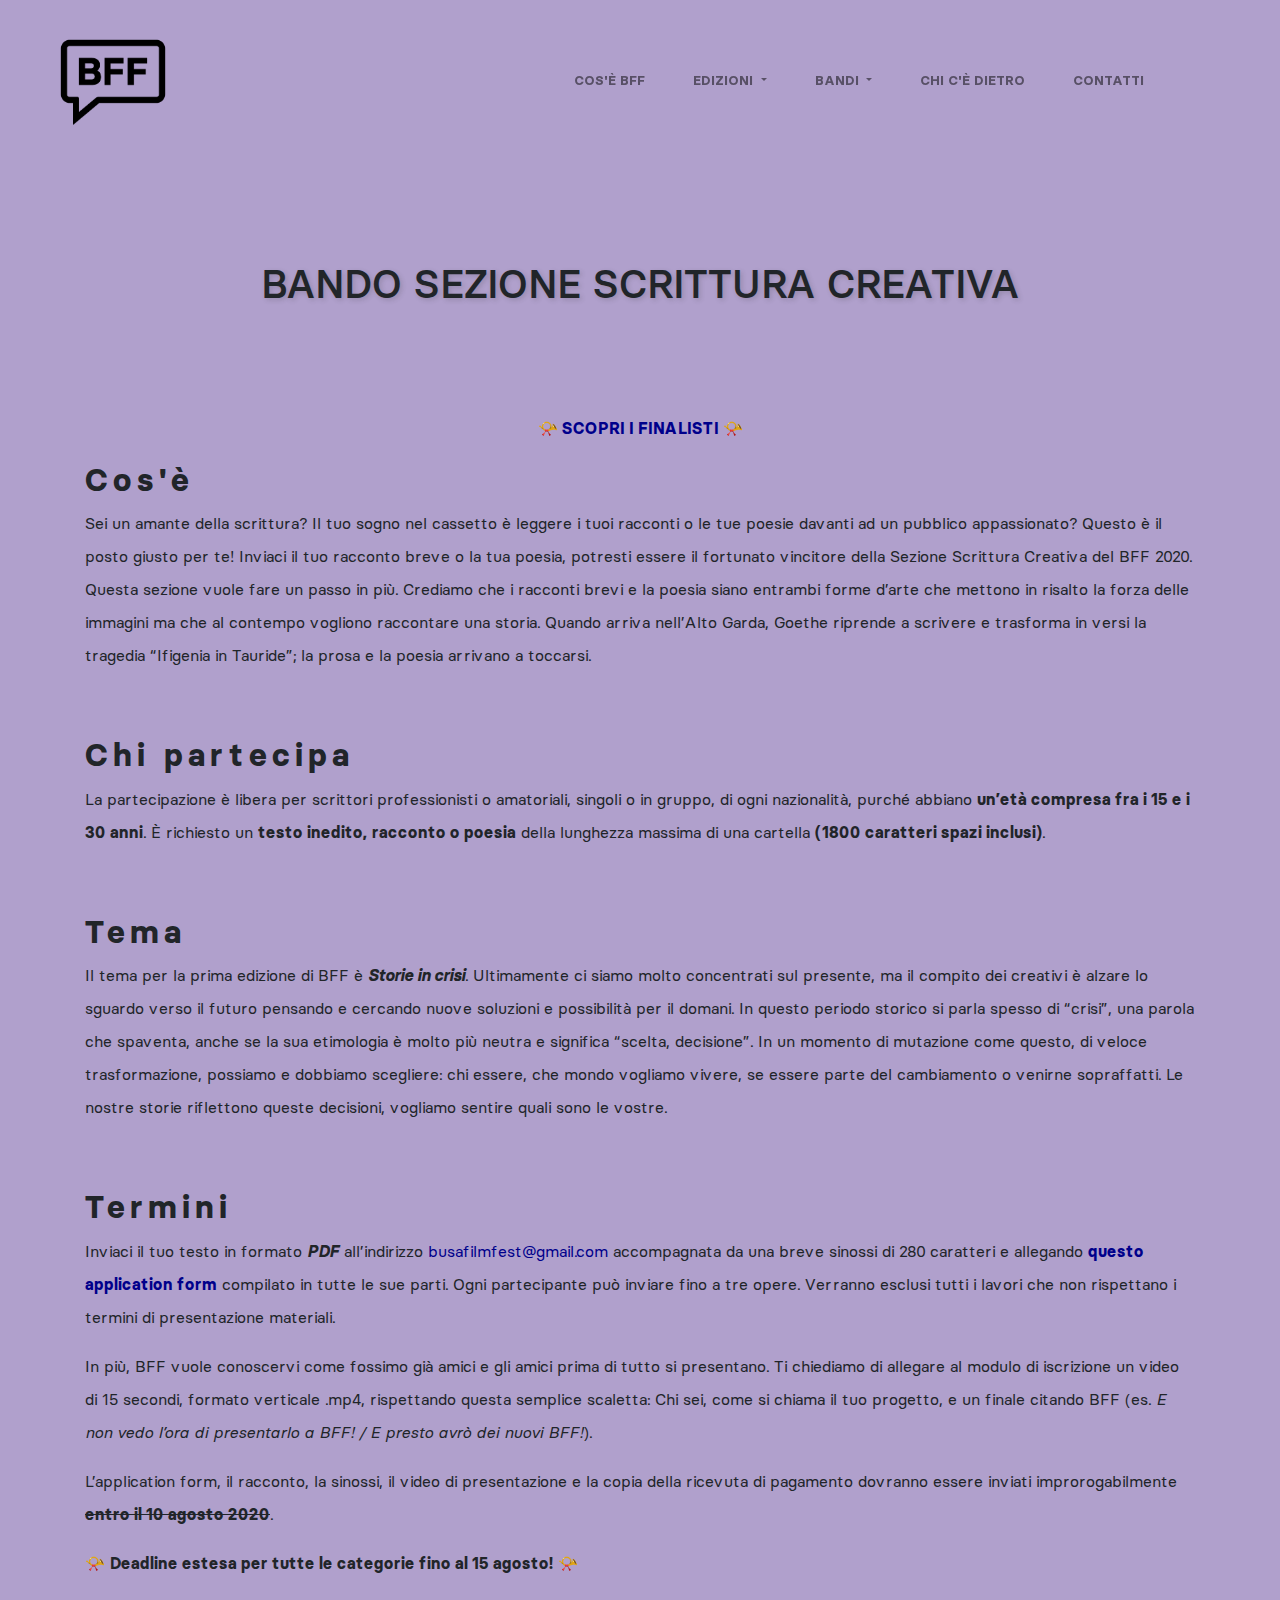
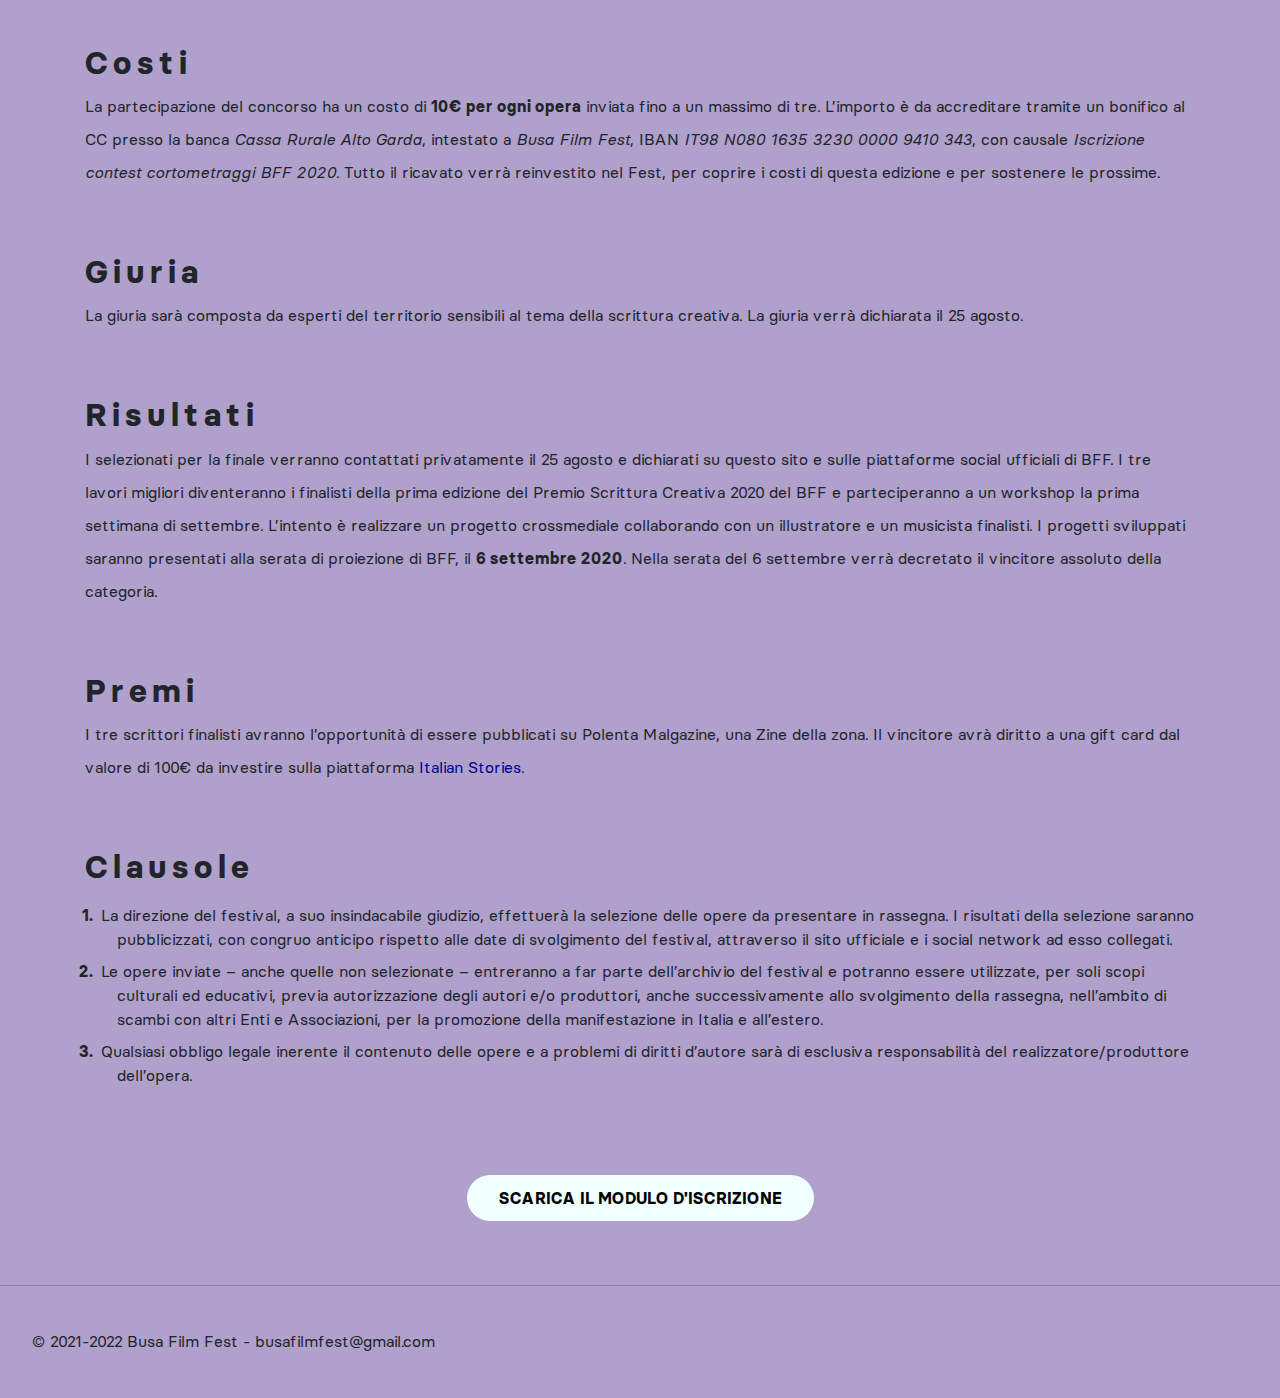
<file: scrittura.html>
<!DOCTYPE html>
<html lang="it" dir="ltr">

<head>

  <!-- Global site tag (gtag.js) - Google Analytics -->
  <script async src="https://www.googletagmanager.com/gtag/js?id=UA-169398251-1"></script>
  <script>
    window.dataLayer = window.dataLayer || [];
    function gtag(){dataLayer.push(arguments);}
    gtag('js', new Date());

    gtag('config', 'UA-169398251-1');
  </script>

  <title>Busa Film Fest | Scrittura Creativa</title>

  <meta charset="utf-8">
  <meta name="viewport" content="width=device-width, initial-scale=1.0">

  <meta name="description" content="Rassegna di cortometraggi. Contest di poesia, illustrazione e fotografia.">
  <meta name="twitter:card" content="summary_large_image" />
  <meta name="twitter:site" content="Busa Film Fest" />
  <meta name="twitter:creator" content="" />
  <meta name="twitter:title" content="Busa Film Fest" />
  <meta name="twitter:image" content="https://busafilmfest.it/img/preview-image.jpg" />
  <meta property="og:url" content="www.busafilmfest.it" />
  <meta property="og:sitename" content="Busa Film Fest" />
  <meta property="og:type" content="website" />
  <meta property="og:locale" content="it_IT" />
  <meta property="og:title" content="Busa Film Fest" />
  <meta property="og:description" content="Rassegna di cortometraggi. Contest di poesia, illustrazione e fotografia." />
  <meta property="og:image" content="https://busafilmfest.it/img/preview-image.jpg" />
  <meta property="og:image:width" content="1200" />
  <meta property="og:image:height" content="630" />

  <!-- favicon -->
  <link rel="icon" type="image/png" href="/img/favicon.png">

  <!-- fonts -->
  <link href="https://fonts.googleapis.com/css?family=Raleway:400,700,900&display=swap" rel="stylesheet">
  <link href="https://fonts.googleapis.com/css?family=Montserrat:300,400,500&display=swap" rel="stylesheet">
  <link rel="stylesheet" href="https://use.fontawesome.com/releases/v5.7.2/css/all.css" integrity="sha384-fnmOCqbTlWIlj8LyTjo7mOUStjsKC4pOpQbqyi7RrhN7udi9RwhKkMHpvLbHG9Sr" crossorigin="anonymous">

  <!-- css -->
  <link rel="stylesheet" href="./css/lib/cookieconsent.min.css">
  <link rel="stylesheet" href="/css/lib/bootstrap.min.css">
  <link rel="stylesheet" href="/css/main.css">

  <style media="screen">
    body {
      background: #9b86bec9;
    }
  </style>

</head>

<body>

  <div id="header"></div>

  <div id="intro-section" class="container">
    <div class="row">
      <div class="col-12 text-center">
        <h1 class="text-shadow">BANDO SEZIONE SCRITTURA CREATIVA</h1>
      </div>
    </div>
  </div>

  <div class="container section-container">
    <div class="row">
      <div class="col-12">
        <p class="text-center uppercase bold">
          📯 <a href="/finalisti">SCOPRI I FINALISTI</a> 📯
        </p>
      </div>
      <div class="col-12">
        <h2 class="spaced bold">Cos'è</h2>
        <p>
          Sei un amante della scrittura? Il tuo sogno nel cassetto è leggere i
          tuoi racconti o le tue poesie davanti ad un pubblico appassionato?
          Questo è il posto giusto per te! Inviaci il tuo racconto breve o la
          tua poesia, potresti essere il fortunato vincitore della Sezione
          Scrittura Creativa del BFF 2020.
          Questa sezione vuole fare un passo in più. Crediamo che i racconti
          brevi e la poesia siano entrambi forme d’arte che mettono in risalto
          la forza delle immagini ma che al contempo vogliono raccontare una storia.
          Quando arriva nell’Alto Garda, Goethe riprende a scrivere e trasforma
          in versi la tragedia “Ifigenia in Tauride”; la prosa e la poesia
          arrivano a toccarsi.
        </p>
      </div>
      <div class="col-12 mt-5">
        <h2 class="spaced bold">Chi partecipa</h2>
        <p>
          La partecipazione è libera per scrittori professionisti o amatoriali,
          singoli o in gruppo, di ogni nazionalità, purché abbiano <b>un’età compresa
          fra i 15 e i 30 anni</b>. È richiesto un <b>testo inedito,
          racconto o poesia</b> della lunghezza massima di una cartella
          <b>(1800 caratteri spazi inclusi)</b>.
        </p>
      </div>
      <div class="col-12 mt-5">
        <h2 class="spaced bold">Tema</h2>
        <p>
          Il tema per la prima edizione di BFF è <i><b>Storie in crisi</b></i>.
          Ultimamente ci siamo molto concentrati sul presente, ma il compito dei
          creativi è alzare lo sguardo verso il futuro pensando e cercando nuove
          soluzioni e possibilità per il domani.
          In questo periodo storico si parla spesso di “crisi”, una parola che
          spaventa, anche se la sua etimologia è molto più neutra e significa
          “scelta, decisione”. In un momento di mutazione come questo, di veloce
          trasformazione, possiamo e dobbiamo scegliere: chi essere, che mondo
          vogliamo vivere, se essere parte del cambiamento o venirne sopraffatti.
          Le nostre storie riflettono queste decisioni, vogliamo sentire quali
          sono le vostre.
        </p>
      </div>
      <div class="col-12 mt-5">
        <h2 class="spaced bold">Termini</h2>
        <p>
          Inviaci il tuo testo in formato <i> <b>PDF</b> </i> all’indirizzo
          <a href="mailto:busafilmfest@gmail.com">busafilmfest@gmail.com</a>
          accompagnata da una breve sinossi di 280 caratteri e allegando
          <b><a href="/docs/BFF_modulo_iscrizione_contest_paralleli.pdf">questo application form</a></b>
          compilato in tutte le sue parti.
          Ogni partecipante può inviare fino a tre opere. Verranno esclusi tutti
          i lavori che non rispettano i termini di presentazione materiali.
        </p>
        <p>
          In più, BFF vuole conoscervi come fossimo già amici e gli amici prima
          di tutto si presentano. Ti chiediamo di allegare al modulo di iscrizione
          un video di 15 secondi, formato verticale .mp4, rispettando questa
          semplice scaletta: Chi sei, come si chiama il tuo progetto, e un finale
          citando BFF (es. <i>E non vedo l’ora di presentarlo a BFF! / E presto avrò dei nuovi BFF!</i>).
        </p>
        <p>
          L’application form, il racconto, la sinossi, il video di presentazione
          e la copia della ricevuta di pagamento dovranno  essere
          inviati improrogabilmente <b style="text-decoration: line-through;">entro il 10 agosto 2020</b>.
        </p>
        <p>📯 <b>Deadline estesa per tutte le categorie fino al 15 agosto!</b> 📯</p>
      </div>
      <div class="col-12 mt-5">
        <h2 class="spaced bold">Costi</h2>
        <p>
          La partecipazione del concorso ha un costo di <b>10€ per ogni opera</b>
          inviata fino a un massimo di tre. L’importo è da accreditare
          tramite un bonifico al CC presso la banca <i>Cassa Rurale Alto Garda</i>,
          intestato a <i>Busa Film Fest</i>, IBAN <i>IT98 N080 1635 3230 0000 9410 343</i>,
          con causale <i>Iscrizione contest cortometraggi BFF 2020</i>.

          Tutto il ricavato verrà reinvestito nel Fest, per coprire i costi di questa edizione e
          per sostenere le prossime.
        </p>
      </div>
      <div class="col-12 mt-5">
        <h2 class="spaced bold">Giuria</h2>
        <p>
          La giuria sarà composta da esperti del territorio sensibili al tema della scrittura creativa. La giuria verrà dichiarata il 25 agosto.
        </p>
      </div>
      <div class="col-12 mt-5">
        <h2 class="spaced bold">Risultati</h2>
        <p>
          I selezionati per la finale verranno contattati privatamente il 25
          agosto e dichiarati su questo sito e sulle piattaforme social ufficiali
          di BFF. I tre lavori migliori diventeranno i finalisti della prima
          edizione del Premio Scrittura Creativa 2020 del BFF e parteciperanno
          a un workshop la prima settimana di settembre. L’intento è realizzare
          un progetto crossmediale collaborando con un illustratore e un musicista
          finalisti. I progetti sviluppati saranno presentati alla serata di
          proiezione di BFF, il <b>6 settembre 2020</b>.
          Nella serata del 6 settembre verrà decretato il vincitore assoluto della categoria.
        </p>
      </div>
      <div class="col-12 mt-5">
        <h2 class="spaced bold">Premi</h2>
        <p>
          I tre scrittori finalisti avranno l’opportunità di essere pubblicati
          su Polenta Malgazine, una Zine della zona.
          Il vincitore avrà diritto a una gift card dal valore di 100€ da
          investire sulla piattaforma <a href="https://italianstories.it/" target="_blank" rel="noopener noreferrer">Italian Stories</a>.
        </p>
      </div>
      <div class="col-12 mt-5">
        <h2 class="spaced bold">Clausole</h2>
        <p>
          <ol>
            <li>La direzione del festival, a suo insindacabile giudizio, effettuerà la selezione delle opere da presentare in rassegna. I risultati della selezione saranno pubblicizzati, con congruo anticipo rispetto alle date di svolgimento del festival, attraverso il sito ufficiale e i social network ad esso collegati.</li>
            <li>Le opere inviate – anche quelle non selezionate – entreranno a far parte dell’archivio del festival e potranno essere utilizzate, per soli scopi culturali ed educativi, previa autorizzazione degli autori e/o produttori, anche successivamente allo svolgimento della rassegna, nell’ambito di scambi con altri Enti e Associazioni, per la promozione della manifestazione in Italia e all’estero.</li>
            <li>Qualsiasi obbligo legale inerente il contenuto delle opere e a problemi di diritti d’autore sarà di esclusiva responsabilità del realizzatore/produttore dell’opera.</li>
          </ol>
        </p>
      </div>
      <div class="col-12 text-center mt-5">
        <a class="cta-button" href="/docs/BFF_modulo_iscrizione_contest_paralleli.pdf">SCARICA IL MODULO D'ISCRIZIONE</a>
      </div>
    </div>
  </div>

  <div id="footer"></div>

  <script src="./js/lib/cookieconsent.min.js"></script>
  <script src="./js/lib/jquery-3.4.1.min.js"></script>
  <script src="./js/lib/bootstrap.bundle.min.js"></script>
  <script src="./js/index.js"></script>
</body>
</file>
<file: css/main.css>
/* FONTS */

/* regular */

@font-face {
  font-family: 'Basier Circle';
  font-style: normal;
  font-weight: 400;
  src: url('/font/basiercircle-regular-webfont.woff2') format('woff2'), url('/font/basiercircle-regular-webfont.woff') format('woff');
}

/* medium */

@font-face {
  font-family: 'Basier Circle';
  font-style: normal;
  font-weight: 500;
  src: url('/font/basiercircle-medium-webfont.woff2') format('woff2'), url('/font/basiercircle-medium-webfont.woff') format('woff');
}

/* semi bold */

@font-face {
  font-family: 'Basier Circle';
  font-style: normal;
  font-weight: 600;
  src: url('/font/basiercircle-semibold-webfont.woff2') format('woff2'), url('/font/basiercircle-semibold-webfont.woff') format('woff');
}

/* bold */

@font-face {
  font-family: 'Basier Circle';
  font-style: normal;
  font-weight: 900;
  src: url('/font/basiercircle-bold-webfont.woff2') format('woff2'), url('/font/basiercircle-bold-webfont.woff') format('woff');
}

/* regular italic */

@font-face {
  font-family: 'Basier Circle';
  font-style: italic;
  font-weight: 400;
  src: url('/font/basiercircle-regularitalic-webfont.woff2') format('woff2'), url('/font/basiercircle-regularitalic-webfont.woff') format('woff');
}

/* medium italic */

@font-face {
  font-family: 'Basier Circle';
  font-style: italic;
  font-weight: 500;
  src: url('/font/basiercircle-mediumitalic-webfont.woff2') format('woff2'), url('/font/basiercircle-mediumitalic-webfont.woff') format('woff');
}

/* semi bold italic */

@font-face {
  font-family: 'Basier Circle';
  font-style: italic;
  font-weight: 600;
  src: url('/font/basiercircle-semibolditalic-webfont.woff2') format('woff2'), url('/font/basiercircle-semibolditalic-webfont.woff') format('woff');
}

/* bold italic */

@font-face {
  font-family: 'Basier Circle';
  font-style: italic;
  font-weight: 900;
  src: url('/font/basiercircle-bolditalic-webfont.woff2') format('woff2'), url('/font/basiercircle-bolditalic-webfont.woff') format('woff');
}

/* VARIABLES */

:root {
  /* variables */
  --header-h: 180px;
  --yellow: #f2b950;
  --green: #15bf81;
  --red: #f29494;
  --purple: #7f6df2;
  --cream: #FCF9EB;
  --color-pink: #f29494;
  --color-pink-rgb: 242, 148, 148;
  --color-yellow: #f2b950;
  --color-yellow-rgb: 242, 185, 80;
  --color-green: #15bf81;
  --color-green-rgb: 21, 191, 129;
  --color-purple: #7f6df2;
  --color-purple-rgb: 127, 109, 242;
  --color-palette-panna: #ffe1ba;
  --color-palette-panna-rgb: 255, 225, 186;
}

/* GENERAL */

html, body {
  font-size: 16px;
  overflow-x: hidden;
  width: 100%;
  font-family: 'Basier Circle', 'Montserrat', sans-serif;
  min-height: 100vh;
}

@media screen and (min-width: 1600px) {
  html, body {
    font-size: 18px;
  }
}

body {
  /* background-image: url('/img/bg-desktop.svg'); */
  /* background: linear-gradient(rgba(255,255,255,.3), rgba(255,255,255,.3)), url('https://busafilmfest.it/img/bg-desktop.svg');
  background-size: cover;
  background-repeat: no-repeat;
  background-position: top; */
  background-color: var(--cream);
}

h1 {
  margin-bottom: 2.5rem;
}

h1, h2, h3, h4, h5, .nav-link {
  font-family: 'Basier Circle', 'Raleway', sans-serif;
}

p {
  line-height: 33px;
}

a {
  color: darkblue;
}

ol {
  margin: 0 0 1.5em;
  padding: 0;
  counter-reset: item;
}

ol>li {
  margin: .5rem 0 0;
  padding: 0 0 0 2em;
  text-indent: -2em;
  list-style-type: none;
  counter-increment: item;
}

ol>li::before {
  display: inline-block;
  width: 1em;
  padding-right: 0.5em;
  font-weight: bold;
  text-align: right;
  content: counter(item) ".";
}

.uppercase {
  text-transform: uppercase;
}

.linethrough {
  text-decoration: line-through;
}

.spaced {
  letter-spacing: 5px;
}

.bold {
  font-weight: 700;
}

.superbold {
  font-weight: 900;
}

.text-shadow {
  text-shadow: 2px 2px 5px rgba(50, 50, 50, .2);
}

#header {
  position: fixed;
  width: 100%;
  height: var(--header-h);
  top: 0px;
  z-index: 9999999;
}

#intro-section {
  margin-top: calc(var(--header-h) + 80px);
}

.navbar {
  font-size: 14px;
  background-color: transparent;
  transition: all .3s ease-in-out;
}

.navbar #brand-logo {
  width: 130px;
  transition: width .3s ease-in-out;
}

.navbar.compact {
  /* background-color: rgba(0,0,0,0.3); */
  background-color: var(--color-palette-panna);
  padding-top: 0 !important;
  padding-bottom: 0 !important;
  border-bottom: 1px solid rgba(0, 0, 0, 0.1);
  box-shadow: 2px 0 10px rgba(0, 0, 0, .2);
}

.navbar.compact #brand-logo {
  width: 90px;
}

.nav-item {
  padding: 0 1rem;
}

.nav-item .nav-link {
  color: rgba(0, 0, 0, .7);
  font-weight: 700;
  transition: all .3s ease-in-out;
}

.navbar.compact .nav-item .nav-link {
  color: rgba(0, 0, 0, 1);
}

.navbar-light .navbar-toggler {
  border: none !important;
}

.navbar-light .navbar-toggler-icon {
  background-image: url("data:image/svg+xml,%3csvg xmlns='http://www.w3.org/2000/svg' width='30' height='30' viewBox='0 0 30 30'%3e%3cpath stroke='rgb(0, 0, 0)' stroke-linecap='round' stroke-miterlimit='10' stroke-width='3' d='M4 7h22M4 15h22M4 23h22'/%3e%3c/svg%3e");
}

.social-nav {
  display: flex;
  align-items: center;
  font-size: 1.2rem;
}

.social-nav a {
  color: rgba(0, 0, 0, .5);
}

.navbar.compact .social-nav a {
  color: rgba(0, 0, 0, 1);
}

.section-container {
  padding-top: 4rem;
  padding-bottom: 4rem;
}

.cta-button {
  padding: .7rem 2rem;
  border-radius: 50px;
  color: black;
  background: azure;
  border: none;
  font-weight: 800;
  display: inline-block;
  margin-top: 1rem;
}

.cta-card {
  display: flex;
  flex-direction: column;
  padding: 0 2rem;
  /* justify-content: center; */
  align-items: center;
  text-align: center;
}

.cta-card:nth-child(3) {
  border-width: 0 1px;
  border-style: solid;
  border-color: #e2e2e2;
}

.cta-card-head {
  min-height: 75px;
}

.cta-card p {
  min-height: 240px;
}

.as-card {
  display: flex;
  flex-direction: column;
  padding: 0 2rem;
}

.cta-card h3 {
  margin-bottom: 2rem;
}

.cta-card img {
  width: 150px;
  margin-bottom: 2rem;
}

#footer {
  border-top: 1px solid rgba(0, 0, 0, .2);
  padding: 2rem;
}

.mail-add {
  font-size: 1.6rem;
  font-weight: 100;
  color: black;
  display: inline-block;
}

.mail-add:hover {
  text-decoration: none;
  color: black;
}

.mail-add::after {
  display: block;
  width: 0;
  content: '';
  border-bottom: 2px solid;
  transition: all .5s;
}

.mail-add:hover::after {
  width: 100%;
}

.contacts-ul {
  list-style: none;
  padding: 0;
}

.social-links-list {
  list-style: none;
  display: flex;
  justify-content: center;
  padding: 0;
}

.social-links-list li>a {
  color: var(--dark);
  font-size: 2.5rem;
  margin: 0 1rem;
  transition: opacity .3s;
}

.social-links-list li>a:hover {
  opacity: .5;
}

footer {
  display: flex;
  align-items: center;
  justify-content: space-between;
}

footer>p {
  margin-bottom: 0;
}

.footer-social-links-list {
  list-style: none;
  display: flex;
  justify-content: center;
  margin-bottom: 0;
  padding: 0;
}

.footer-social-links-list li>a {
  color: var(--dark);
  font-size: 2rem;
  margin: 0 .8rem;
  transition: opacity .3s;
}

/* FINALISTI */

.presentation-col {
  margin: .5rem auto;
}

.presentation-image, .presentation-video {
  width: 100%;
  height: 100%;
  cursor: pointer;
}

.presentation-image {
  transition: opacity .3s ease-in-out;
}

.presentation-image:hover {
  opacity: .7;
}

.presentation-video-html5, .presentation-video-vimeo {
  display: none;
  height: 100%;
  width: 100%;
}

#fb-event-cover {
  padding: .5rem;
  margin: .5rem;
  border: 5px solid #4D4D4D;
  cursor: pointer;
  box-shadow: 5px 5px 15px 2px rgba(0, 0, 0, .2);
  transition: all .3s ease-in-out;
}

#fb-event-cover:hover {
  padding: .8rem;
}

.splide__slide img {
  width: 100%;
  height: auto;
}

/* .presentation-video iframe {
  height: 100%;
  width: 100%;
} */

.bando-intro-icon {
  max-width: 200px;
  margin-bottom: 1.5rem;
}

/* SMALL SCREENS AND iPad PRO */

@media screen and (max-width: 1300px) {
  .navbar {
    font-size: 13px;
  }
}

/* SMALL SCREENS AND iPad PRO */

@media screen and (max-width: 1199px) {
  .navbar-light .nav-item {
    padding: .6rem 1rem;
  }
  .navbar-light .navbar-nav .nav-link {
    color: rgba(0, 0, 0, 1) !important;
    font-size: 1rem;
  }
  .navbar-collapse {
    background-color: var(--color-palette-panna);
    margin-left: -8px;
    margin-right: -8px;
  }
  #navbarNav .dropdown-menu {
    background-color: transparent;
  }
}

/* VERY SMALL SCREENS AND LARGE TABLETS */

@media screen and (max-width: 991px) {
  .as-card {
    margin-bottom: 2rem;
  }
}

/* TABLETS */

@media screen and (max-width: 768px) {}

/* SMARTPHONES (portait) */

@media screen and (max-width: 576px) {
  .cta-card-head {
    height: unset;
    margin-top: 3rem;
  }
  .cta-card p {
    height: unset;
    min-height: unset;
  }
  .mail-add {
    font-size: 1.1rem;
    margin-bottom: 1rem;
  }
  #intro-section h1 {
    font-size: 2.1rem;
  }
}
</file>
<file: css/lib/cookieconsent.min.css>
.cc-window{opacity:1;-webkit-transition:opacity 1s ease;transition:opacity 1s ease}.cc-window.cc-invisible{opacity:0}.cc-animate.cc-revoke{-webkit-transition:transform 1s ease;-webkit-transition:-webkit-transform 1s ease;transition:-webkit-transform 1s ease;transition:transform 1s ease;transition:transform 1s ease,-webkit-transform 1s ease}.cc-animate.cc-revoke.cc-top{-webkit-transform:translateY(-2em);transform:translateY(-2em)}.cc-animate.cc-revoke.cc-bottom{-webkit-transform:translateY(2em);transform:translateY(2em)}.cc-animate.cc-revoke.cc-active.cc-top{-webkit-transform:translateY(0);transform:translateY(0)}.cc-animate.cc-revoke.cc-active.cc-bottom{-webkit-transform:translateY(0);transform:translateY(0)}.cc-revoke:hover{-webkit-transform:translateY(0);transform:translateY(0)}.cc-grower{max-height:0;overflow:hidden;-webkit-transition:max-height 1s;transition:max-height 1s}
.cc-revoke,.cc-window{position:fixed;overflow:hidden;-webkit-box-sizing:border-box;box-sizing:border-box;font-family:Helvetica,Calibri,Arial,sans-serif;font-size:16px;line-height:1.5em;display:-webkit-box;display:-ms-flexbox;display:flex;-ms-flex-wrap:nowrap;flex-wrap:nowrap;z-index:9999}.cc-window.cc-static{position:static}.cc-window.cc-floating{padding:2em;max-width:24em;-webkit-box-orient:vertical;-webkit-box-direction:normal;-ms-flex-direction:column;flex-direction:column}.cc-window.cc-banner{padding:1em 1.8em;width:100%;-webkit-box-orient:horizontal;-webkit-box-direction:normal;-ms-flex-direction:row;flex-direction:row}.cc-revoke{padding:.5em}.cc-revoke:hover{text-decoration:underline}.cc-header{font-size:18px;font-weight:700}.cc-btn,.cc-close,.cc-link,.cc-revoke{cursor:pointer}.cc-link{opacity:.8;display:inline-block;padding:.2em;text-decoration:underline}.cc-link:hover{opacity:1}.cc-link:active,.cc-link:visited{color:initial}.cc-btn{display:block;padding:.4em .8em;font-size:.9em;font-weight:700;border-width:2px;border-style:solid;text-align:center;white-space:nowrap}.cc-highlight .cc-btn:first-child{background-color:transparent;border-color:transparent}.cc-highlight .cc-btn:first-child:focus,.cc-highlight .cc-btn:first-child:hover{background-color:transparent;text-decoration:underline}.cc-close{display:block;position:absolute;top:.5em;right:.5em;font-size:1.6em;opacity:.9;line-height:.75}.cc-close:focus,.cc-close:hover{opacity:1}
.cc-revoke.cc-top{top:0;left:3em;border-bottom-left-radius:.5em;border-bottom-right-radius:.5em}.cc-revoke.cc-bottom{bottom:0;left:3em;border-top-left-radius:.5em;border-top-right-radius:.5em}.cc-revoke.cc-left{left:3em;right:unset}.cc-revoke.cc-right{right:3em;left:unset}.cc-top{top:1em}.cc-left{left:1em}.cc-right{right:1em}.cc-bottom{bottom:1em}.cc-floating>.cc-link{margin-bottom:1em}.cc-floating .cc-message{display:block;margin-bottom:1em}.cc-window.cc-floating .cc-compliance{-webkit-box-flex:1;-ms-flex:1 0 auto;flex:1 0 auto}.cc-window.cc-banner{-webkit-box-align:center;-ms-flex-align:center;align-items:center}.cc-banner.cc-top{left:0;right:0;top:0}.cc-banner.cc-bottom{left:0;right:0;bottom:0}.cc-banner .cc-message{display:block;-webkit-box-flex:1;-ms-flex:1 1 auto;flex:1 1 auto;max-width:100%;margin-right:1em}.cc-compliance{display:-webkit-box;display:-ms-flexbox;display:flex;-webkit-box-align:center;-ms-flex-align:center;align-items:center;-ms-flex-line-pack:justify;align-content:space-between}.cc-floating .cc-compliance>.cc-btn{-webkit-box-flex:1;-ms-flex:1;flex:1}.cc-btn+.cc-btn{margin-left:.5em}
@media print{.cc-revoke,.cc-window{display:none}}@media screen and (max-width:900px){.cc-btn{white-space:normal}}@media screen and (max-width:414px) and (orientation:portrait),screen and (max-width:736px) and (orientation:landscape){.cc-window.cc-top{top:0}.cc-window.cc-bottom{bottom:0}.cc-window.cc-banner,.cc-window.cc-floating,.cc-window.cc-left,.cc-window.cc-right{left:0;right:0}.cc-window.cc-banner{-webkit-box-orient:vertical;-webkit-box-direction:normal;-ms-flex-direction:column;flex-direction:column}.cc-window.cc-banner .cc-compliance{-webkit-box-flex:1;-ms-flex:1 1 auto;flex:1 1 auto}.cc-window.cc-floating{max-width:none}.cc-window .cc-message{margin-bottom:1em}.cc-window.cc-banner{-webkit-box-align:unset;-ms-flex-align:unset;align-items:unset}.cc-window.cc-banner .cc-message{margin-right:0}}
.cc-floating.cc-theme-classic{padding:1.2em;border-radius:5px}.cc-floating.cc-type-info.cc-theme-classic .cc-compliance{text-align:center;display:inline;-webkit-box-flex:0;-ms-flex:none;flex:none}.cc-theme-classic .cc-btn{border-radius:5px}.cc-theme-classic .cc-btn:last-child{min-width:140px}.cc-floating.cc-type-info.cc-theme-classic .cc-btn{display:inline-block}
.cc-theme-edgeless.cc-window{padding:0}.cc-floating.cc-theme-edgeless .cc-message{margin:2em;margin-bottom:1.5em}.cc-banner.cc-theme-edgeless .cc-btn{margin:0;padding:.8em 1.8em;height:100%}.cc-banner.cc-theme-edgeless .cc-message{margin-left:1em}.cc-floating.cc-theme-edgeless .cc-btn+.cc-btn{margin-left:0}
</file>
